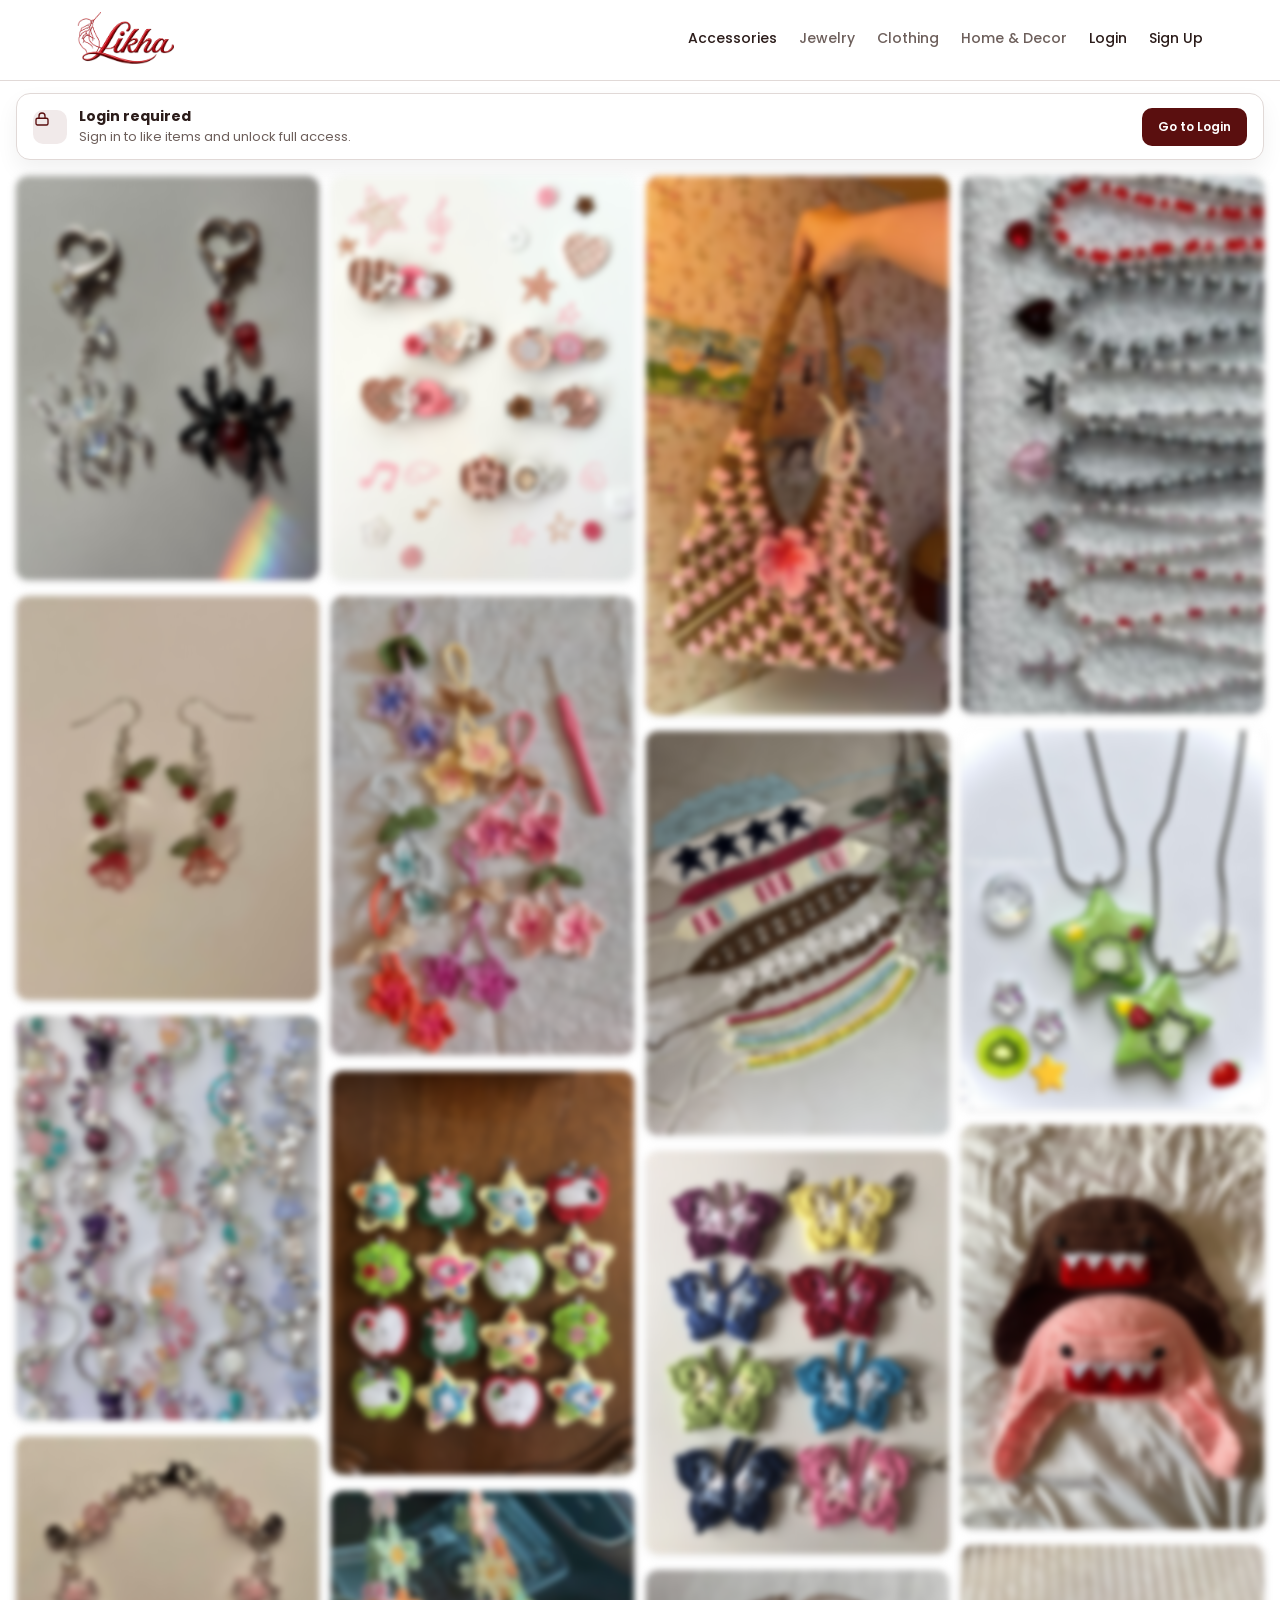
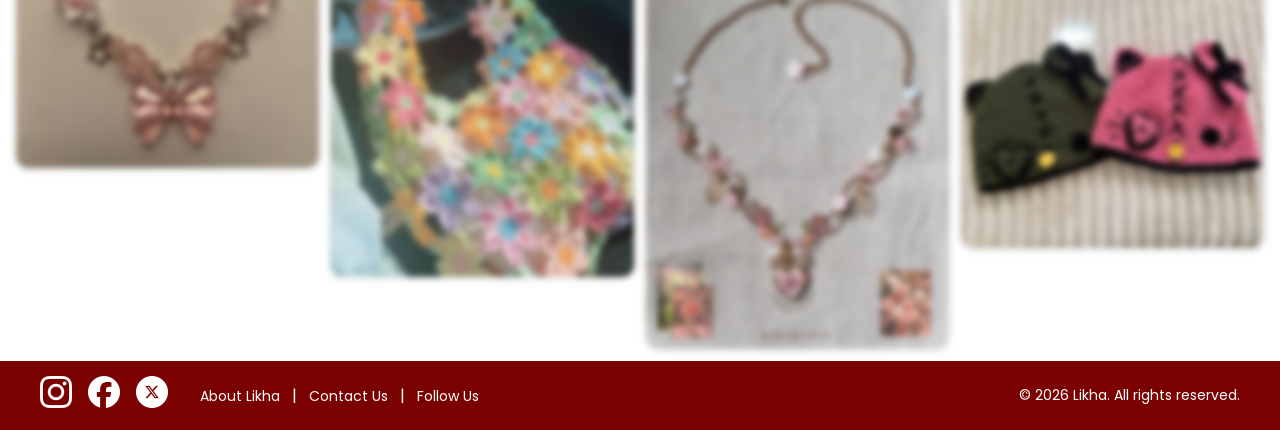
<file: pages/accessories.html>
<!DOCTYPE html>
<html lang="en">
<head>
  <meta charset="UTF-8" />
  <meta name="viewport" content="width=device-width, initial-scale=1.0" />
  <title>Likha | Handmade Marketplace</title>
  <link rel="stylesheet" href="../assets/css/site.css?v=20260424-2" />
</head>
<body data-auth="required" data-category="Accessories">


  <header class="topbar" id="topbar">
    <div class="brand">
      <a href="../index.html">
        <img src="../assets/images/ui/logo.png" alt="Likha Logo" class="logo">
      </a>
    </div>
    <div class="topbar-actions">
      <nav class="nav">
        <a href="accessories.html" class="active">Accessories</a>
        <a href="jewelry.html">Jewelry</a>
        <a href="clothing.html">Clothing</a>
        <a href="home-decor.html">Home &amp; Decor</a>
        <a href="login.html" class="login">Login</a>
        <a href="sign-up.html" class="signup">Sign Up</a>
      </nav>
      <button class="inbox-btn" type="button" data-inbox-toggle aria-label="Open inbox">
        <svg viewBox="0 0 24 24" fill="none" stroke-width="1.8" stroke-linecap="round" stroke-linejoin="round">
          <path d="M14 3l7 7-4 1-6 6-4 1 1-4 6-6 1-4z" />
          <path d="M3 21l6-1" />
        </svg>
        <span class="inbox-badge" data-inbox-count>0</span>
      </button>
    </div>
  </header>


  <main class="container">
    <div class="grid">

      <div class="card">
        <img src="../assets/images/accessories/a.1.jpg" alt="Handmade Keychain" />
        <div class="overlay">
          <strong>Handmade Spider Keychain</strong>
          <span>By Alwina Lapuz</span>
          <strong>&#8369;80</strong>
        </div>
        <button class="like">&#9825;</button>
      </div>

      <div class="card">
        <img src="../assets/images/accessories/a.2.jpg" alt="Handmade Earrings" />
        <div class="overlay">
          <strong>Handmade Earrings</strong>
          <span>By Siara Carballo</span>
          <strong>&#8369;120</strong>
        </div>
        <button class="like">&#9825;</button>
      </div>

      <div class="card">
        <img src="../assets/images/accessories/a.3.jpg" alt="Assorted Handmade Charms" />
        <div class="overlay">
          <strong>Assorted Handmade Charms</strong>
          <span>By Maria Santos</span>
          <strong>&#8369;140</strong>
        </div>
        <button class="like">&#9825;</button>
      </div>

      <div class="card">
        <img src="../assets/images/accessories/a.4.jpg" alt="Handmade Bracelet" />
        <div class="overlay">
          <strong>Handmade Bracelet</strong>
          <span>By Adryl Domingo</span>
          <strong>&#8369;80</strong>
        </div>
        <button class="like">&#9825;</button>
      </div>

      <div class="card">
        <img src="../assets/images/accessories/a.5.jpg" alt="Hair Accessories" />
        <div class="overlay">
          <strong>Handmade Hair Accessories</strong>
          <span>By Ashley Cruz</span>
          <strong>&#8369;150</strong>
        </div>
        <button class="like">&#9825;</button>
      </div>

      <div class="card">
        <img src="../assets/images/accessories/a.6.jpg" alt="Crochet Keychains" />
        <div class="overlay">
          <strong>Crochet Keychains</strong>
          <span>By YanYan Francisco</span>
          <strong>&#8369;120</strong>
        </div>
        <button class="like">&#9825;</button>
      </div>

      <div class="card">
        <img src="../assets/images/accessories/a.7.jpg" alt="Handmade Keychain" />
        <div class="overlay">
          <strong>Handmade Sewed Keychain</strong>
          <span>By Hecyl Tutanes</span>
          <strong>&#8369;280</strong>
        </div>
        <button class="like">&#9825;</button>
      </div>

      <div class="card">
        <img src="../assets/images/accessories/a.8.jpg" alt="Crochet Flower Bag" />
        <div class="overlay">
          <strong>Crochet Flower Bag</strong>
          <span>By Jannah Pacheco</span>
          <strong>&#8369;350</strong>
        </div>
        <button class="like">&#9825;</button>
      </div>

      <div class="card">
        <img src="../assets/images/accessories/a.9.jpg" alt="Crochet Bag" />
        <div class="overlay">
          <strong>Crochet Bag</strong>
          <span>By Rinoa Bionat</span>
          <strong>&#8369;180</strong>
        </div>
        <button class="like">&#9825;</button>
      </div>

      <div class="card">
        <img src="../assets/images/accessories/a.10.jpg" alt="Crochet Headbands" />
        <div class="overlay">
          <strong>Crochet Headbands</strong>
          <span>By Elizabeth Stone</span>
          <strong>&#8369;320</strong>
        </div>
        <button class="like">&#9825;</button>
      </div>

      <div class="card">
        <img src="../assets/images/accessories/a.11.jpg" alt="Crochet Butterflies Keychain" />
        <div class="overlay">
          <strong>Crochet Butterflies Keychain</strong>
          <span>By Hazel Gonzales</span>
          <strong>&#8369;150</strong>
        </div>
        <button class="like">&#9825;</button>
      </div>

      <div class="card">
        <img src="../assets/images/accessories/a.12.jpg" alt="Handmade Necklace" />
        <div class="overlay">
          <strong>Handmade Pink Necklace</strong>
          <span>By Geryln Morales</span>
          <strong>&#8369;155</strong>
        </div>
        <button class="like">&#9825;</button>
      </div>
       
      <div class="card">
        <img src="../assets/images/accessories/a.13.jpg" alt="Handmade Assorted Necklace" />
        <div class="overlay">
          <strong>Handmade Assorted Necklace</strong>
          <span>By Maria Santos</span>
          <strong>&#8369;120</strong>
        </div>
        <button class="like">&#9825;</button>
      </div>

      <div class="card">
        <img src="../assets/images/accessories/a.14.jpg" alt="Clay Pendant Necklace" />
        <div class="overlay">
          <strong>Clay Pendant Necklace</strong>
          <span>By Komatsu</span>
          <strong>&#8369;95</strong>
        </div>
        <button class="like">&#9825;</button>
      </div>

      <div class="card">
        <img src="../assets/images/accessories/a.15.jpg" alt="Domo Crochet Beanie" />
        <div class="overlay">
          <strong>Domo Crochet Beanie</strong>
          <span>By Hatsune Miku</span>
          <strong>&#8369;220</strong>
        </div>
        <button class="like">&#9825;</button>
      </div>

      <div class="card">
        <img src="../assets/images/accessories/a.16.jpg" alt="Crochet Couple Beanie" />
        <div class="overlay">
          <strong>Crochet Couple Beanie</strong>
          <span>By Hatsune Miku</span>
          <strong>&#8369;250</strong>
        </div>
        <button class="like">&#9825;</button>
      </div>

    </div>
  </main>

  <aside class="inbox-panel" id="inboxPanel" aria-hidden="true">
    <div class="inbox-header">
      <div>
        <h3>Inbox</h3>
        <p>Items you saved or bought.</p>
      </div>
      <button class="inbox-close" type="button" data-inbox-close aria-label="Close">&times;</button>
    </div>
    <div class="inbox-section">
      <h4>Cart Items</h4>
      <div class="inbox-list" id="cartList"></div>
    </div>
    <div class="inbox-section">
      <h4>Purchased Items</h4>
      <div class="inbox-list" id="purchaseList"></div>
    </div>
  </aside>
  <div class="inbox-overlay" data-inbox-close></div>

 <footer class="footer">
  <div class="footer-container">
    <div class="footer-left">
      <div class="social-icons">
        <a href="https://www.instagram.com/9lw1n4/"><img src="../assets/images/ui/instagram-white-icon.webp" alt="Instagram"></a>
        <a href="https://www.facebook.com/alwina.lapuz.5/"><img src="../assets/images/ui/facebook.webp" alt="Facebook"></a>
        <a href="#"><img src="../assets/images/ui/x-social-media-white-round-icon.png" alt="Twitter"></a>
      </div>

      <div class="footer-links">
        <a href="../index.html">About Likha</a>
        <span>|</span>
        <a href="#">Contact Us</a>
        <span>|</span>
        <a href="#">Follow Us</a>
      </div>
    </div>

    <div class="footer-right">
      &copy; 2026 Likha. All rights reserved.
    </div>
  </div>
</footer>


  <script src="../assets/js/store.js"></script>
  <script src="../assets/js/activity.js"></script>
  <script src="../assets/js/script.js"></script>
  <script src="../assets/js/cart.js"></script>
  <script src="../assets/js/item-nav.js"></script>
  <script src="../assets/js/auth.js?v=20260424-2"></script>
</body>
</html>
</file>
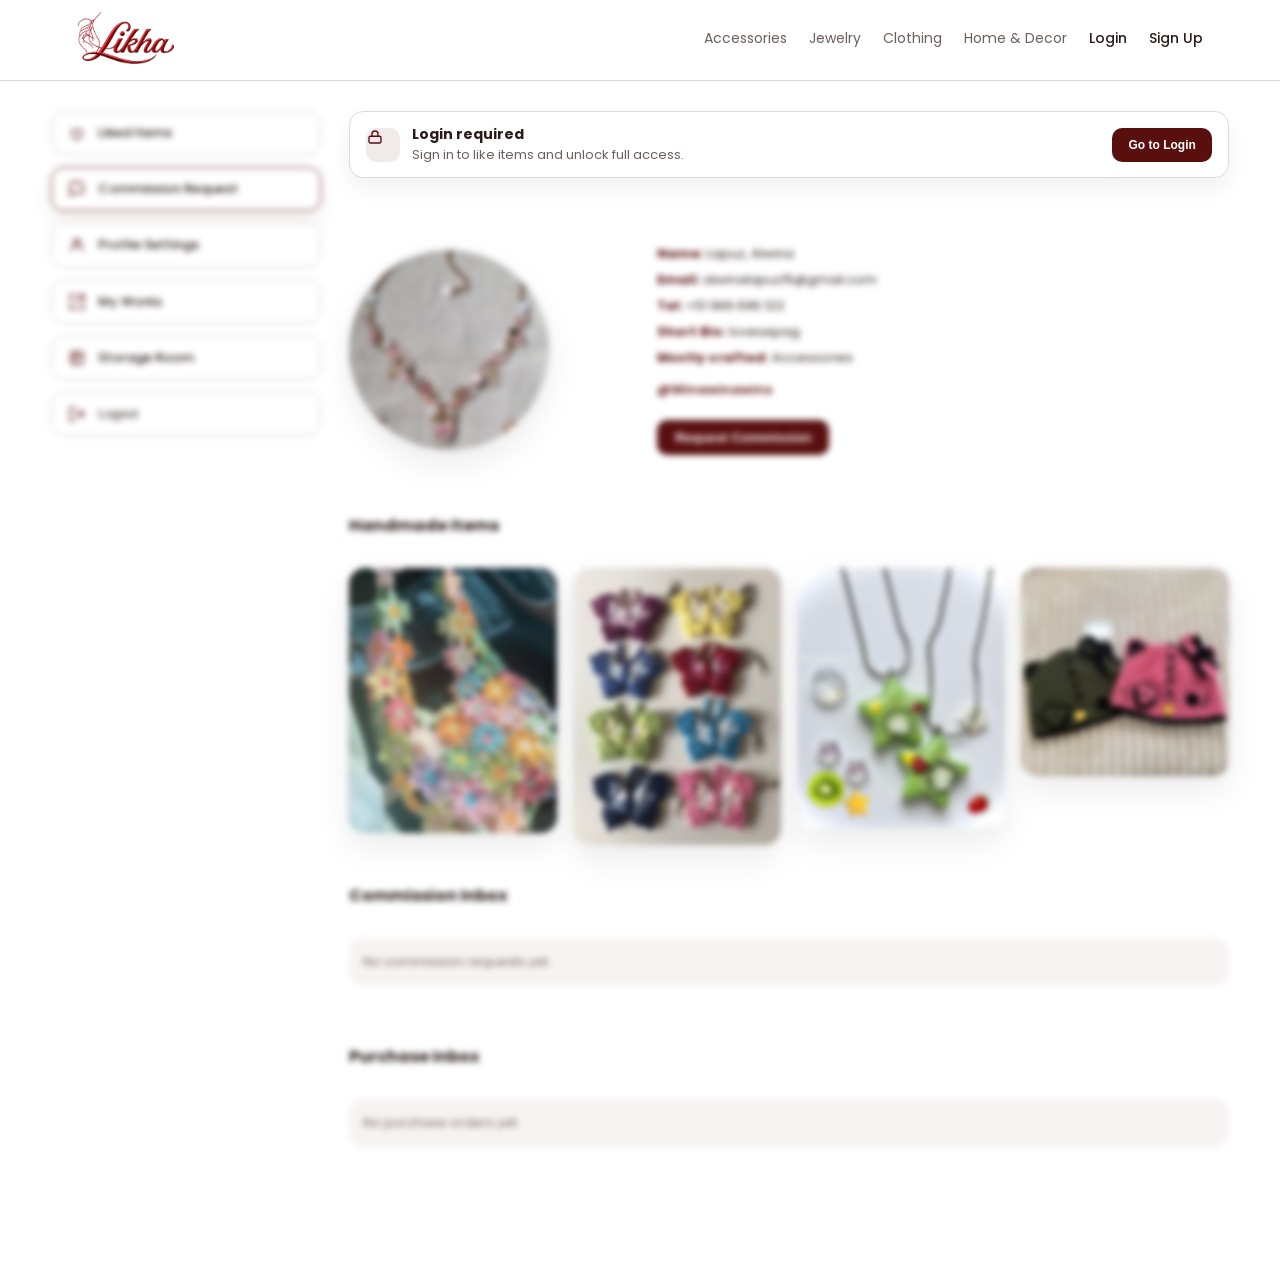
<file: pages/artist.html>
<!DOCTYPE html>
<html lang="en">
<head>
  <meta charset="UTF-8" />
  <meta name="viewport" content="width=device-width, initial-scale=1.0" />
  <title>Likha | Artist Profile</title>
  <link rel="preconnect" href="https://fonts.googleapis.com" />
  <link rel="preconnect" href="https://fonts.gstatic.com" crossorigin />
  <link
    href="https://fonts.googleapis.com/css2?family=Angkor&family=Poppins:wght@300;400;500;600;700&display=swap"
    rel="stylesheet"
  />
  <link rel="stylesheet" href="../assets/css/dashboard.css?v=20260424-2" />
  <link rel="stylesheet" href="../assets/css/artist-profile.css" />
</head>
<body data-auth="required">
  <div class="page">
    <header class="topbar" id="topbar">
      <div class="brand">
        <a href="../index.html">
          <img src="../assets/images/ui/logo.png" alt="Likha Logo" class="logo" />
        </a>
      </div>
      <div class="topbar-right">
        <nav class="nav">
        <a href="accessories.html">Accessories</a>
        <a href="jewelry.html">Jewelry</a>
        <a href="clothing.html">Clothing</a>
        <a href="home-decor.html">Home &amp; Decor</a>
        <a href="login.html" class="login">Login</a>
        <a href="sign-up.html" class="signup">Sign Up</a>
      </nav>
        <div class="notif-wrap">
          <button class="notif-btn" type="button" aria-label="Notifications">
            <svg viewBox="0 0 24 24" fill="none" stroke-width="1.8" stroke-linecap="round" stroke-linejoin="round">
              <path d="M18 8a6 6 0 10-12 0c0 7-3 7-3 7h18s-3 0-3-7" />
              <path d="M13.73 21a2 2 0 01-3.46 0" />
            </svg>
          </button>
          <span class="notif-badge">0</span>
          <div class="notif-panel" aria-hidden="true">
            <h4>Recent Activity</h4>
            <div class="notif-list"></div>
          </div>
        </div>
      </div>
    </header>

    <main class="dashboard">
      <aside class="sidebar">
        <a class="side-btn" href="LikedItems.html">
          <span class="side-icon">
            <svg viewBox="0 0 24 24" fill="none" stroke-width="1.8" stroke-linecap="round" stroke-linejoin="round">
              <path d="M12 21s-7-4.35-7-10a4 4 0 017-2 4 4 0 017 2c0 5.65-7 10-7 10z" />
            </svg>
          </span>
          Liked Items
        </a>
        <a class="side-btn active" href="commission.html">
          <span class="side-icon">
            <svg viewBox="0 0 24 24" fill="none" stroke-width="1.8" stroke-linecap="round" stroke-linejoin="round">
              <path d="M21 15a2 2 0 01-2 2H7l-4 4V5a2 2 0 012-2h12a2 2 0 012 2z" />
            </svg>
          </span>
          Commission Request
        </a>
        <a class="side-btn" href="profile.html">
          <span class="side-icon">
            <svg viewBox="0 0 24 24" fill="none" stroke-width="1.8" stroke-linecap="round" stroke-linejoin="round">
              <circle cx="12" cy="8" r="4" />
              <path d="M4 20a8 8 0 0116 0" />
            </svg>
          </span>
          Profile Settings
        </a>
        <a class="side-btn" href="my-works.html">
          <span class="side-icon">
            <svg viewBox="0 0 24 24" fill="none" stroke-width="1.8" stroke-linecap="round" stroke-linejoin="round">
              <path d="M14 3h7v7" />
              <path d="M10 14L21 3" />
              <path d="M21 14v7h-7" />
              <path d="M3 10V3h7" />
              <path d="M3 14v7h7" />
            </svg>
          </span>
          My Works
        </a>
        <a class="side-btn" href="storage-room.html">
          <span class="side-icon">
            <svg viewBox="0 0 24 24" fill="none" stroke-width="1.8" stroke-linecap="round" stroke-linejoin="round">
              <rect x="4" y="4" width="16" height="16" rx="2" />
              <path d="M4 10h16" />
              <path d="M10 4v16" />
            </svg>
          </span>
          Storage Room
        </a>
        <button class="side-btn" type="button" data-logout>
          <span class="side-icon">
            <svg viewBox="0 0 24 24" fill="none" stroke-width="1.8" stroke-linecap="round" stroke-linejoin="round">
              <path d="M9 21H5a2 2 0 01-2-2V5a2 2 0 012-2h4" />
              <path d="M16 17l5-5-5-5" />
              <path d="M21 12H9" />
            </svg>
          </span>
          Logout
        </button>
      </aside>

      <section class="content">
        <section class="artist-hero">
          <div class="artist-photo">
            <img id="artistAvatar" src="" alt="Artist" />
          </div>
          <div class="artist-details">
            <div class="detail"><strong>Name:</strong> <span id="artistName"></span></div>
            <div class="detail"><strong>Email:</strong> <span id="artistEmail"></span></div>
            <div class="detail"><strong>Tel:</strong> <span id="artistTel"></span></div>
            <div class="detail"><strong>Short Bio:</strong> <span id="artistBio"></span></div>
            <div class="detail"><strong>Mostly crafted:</strong> <span id="artistCraft"></span></div>
            <div class="artist-handle" id="artistHandle"></div>
            <button class="request-btn" type="button" data-modal-target="#commissionModal">Request Commission</button>
          </div>
        </section>

        <h2 class="section-title">Handmade Items</h2>
        <div class="items-grid" id="artistItems"></div>

        <h2 class="section-title">Commission Inbox</h2>
        <div class="inbox-grid" id="commissionInbox"></div>

        <h2 class="section-title">Purchase Inbox</h2>
        <div class="inbox-grid" id="purchaseInbox"></div>
      </section>
    </main>
  </div>

  <div class="modal" id="commissionModal" aria-hidden="true">
    <div class="modal-content" role="dialog" aria-modal="true" aria-labelledby="commissionTitle">
      <button class="modal-close" type="button" data-modal-close aria-label="Close">&times;</button>
      <h2 id="commissionTitle">Request a Commission</h2>
      <p class="modal-subtitle">Tell the artist what you want and we'll connect you.</p>
      <div class="commission-layout">
        <div class="commission-preview">
          <img
            id="commissionPreview"
            src="../assets/images/accessories/a.9.jpg"
            alt="Reference item preview"
          />
        </div>
        <form class="commission-form" id="commissionForm">
          <label class="field">
            Item Type
            <select id="commissionItemType">
              <option>Bag</option>
              <option>Jewelry</option>
              <option>Clothing</option>
              <option>Home &amp; Decor</option>
              <option>Other</option>
            </select>
          </label>
          <label class="field">
            Category
            <select id="commissionCategory">
              <option value="Accessories">Accessories</option>
              <option value="Jewelry">Jewelry</option>
              <option value="Clothing">Clothing</option>
              <option value="Home &amp; Decor">Home &amp; Decor</option>
            </select>
          </label>
          <label class="field">
            Description
            <textarea id="commissionDescription" rows="4" placeholder="Colors, size, theme, references"></textarea>
          </label>
          <div class="field-row">
            <label class="field">
              Budget
              <select id="commissionBudget">
                <option>&#8369;200-&#8369;500</option>
                <option>&#8369;500-&#8369;1000</option>
                <option>&#8369;1000+</option>
              </select>
            </label>
            <label class="field">
              Deadline
              <input id="commissionDeadline" type="date" />
            </label>
          </div>
          <label class="field">
            Contact Method
            <select id="commissionContact">
              <option>Email</option>
              <option>Messenger</option>
              <option>Phone</option>
            </select>
          </label>
          <div class="reference-row">
            <span>Upload Image</span>
            <label class="ghost-btn icon-btn upload-trigger" for="referenceImageInput">
              Upload
            </label>
            <input type="file" id="referenceImageInput" accept="image/*" hidden />
            <input type="hidden" id="referenceImage" />
          </div>
          <input type="hidden" id="commissionRequestId" />
          <div class="modal-actions">
            <button type="button" class="ghost-btn" data-modal-close>Cancel</button>
            <button type="submit" class="primary-btn">Send Request</button>
          </div>
        </form>
      </div>
    </div>
  </div>

  <div class="modal modal-sm" id="confirmModal" aria-hidden="true">
    <div class="modal-content" role="dialog" aria-modal="true" aria-labelledby="confirmTitle">
      <button class="modal-close" type="button" data-confirm-close aria-label="Close">&times;</button>
      <h3 id="confirmTitle">Confirm Action</h3>
      <p class="modal-subtitle" id="confirmMessage"></p>
      <div class="modal-actions">
        <button type="button" class="ghost-btn" data-confirm-no>No</button>
        <button type="button" class="primary-btn" data-confirm-yes>Yes</button>
      </div>
    </div>
  </div>

  <script src="../assets/js/store.js"></script>
  <script src="../assets/js/popup.js"></script>
  <script src="../assets/js/activity.js"></script>
  <script src="../assets/js/notifications.js"></script>
  <script src="../assets/js/script.js"></script>
  <script src="../assets/js/auth.js?v=20260424-2"></script>
  <script src="../assets/js/artists-data.js"></script>
  <script src="../assets/js/commission.js"></script>
  <script src="../assets/js/modal.js"></script>
  <script src="../assets/js/artist-profile.js"></script>
</body>
</html>
</file>
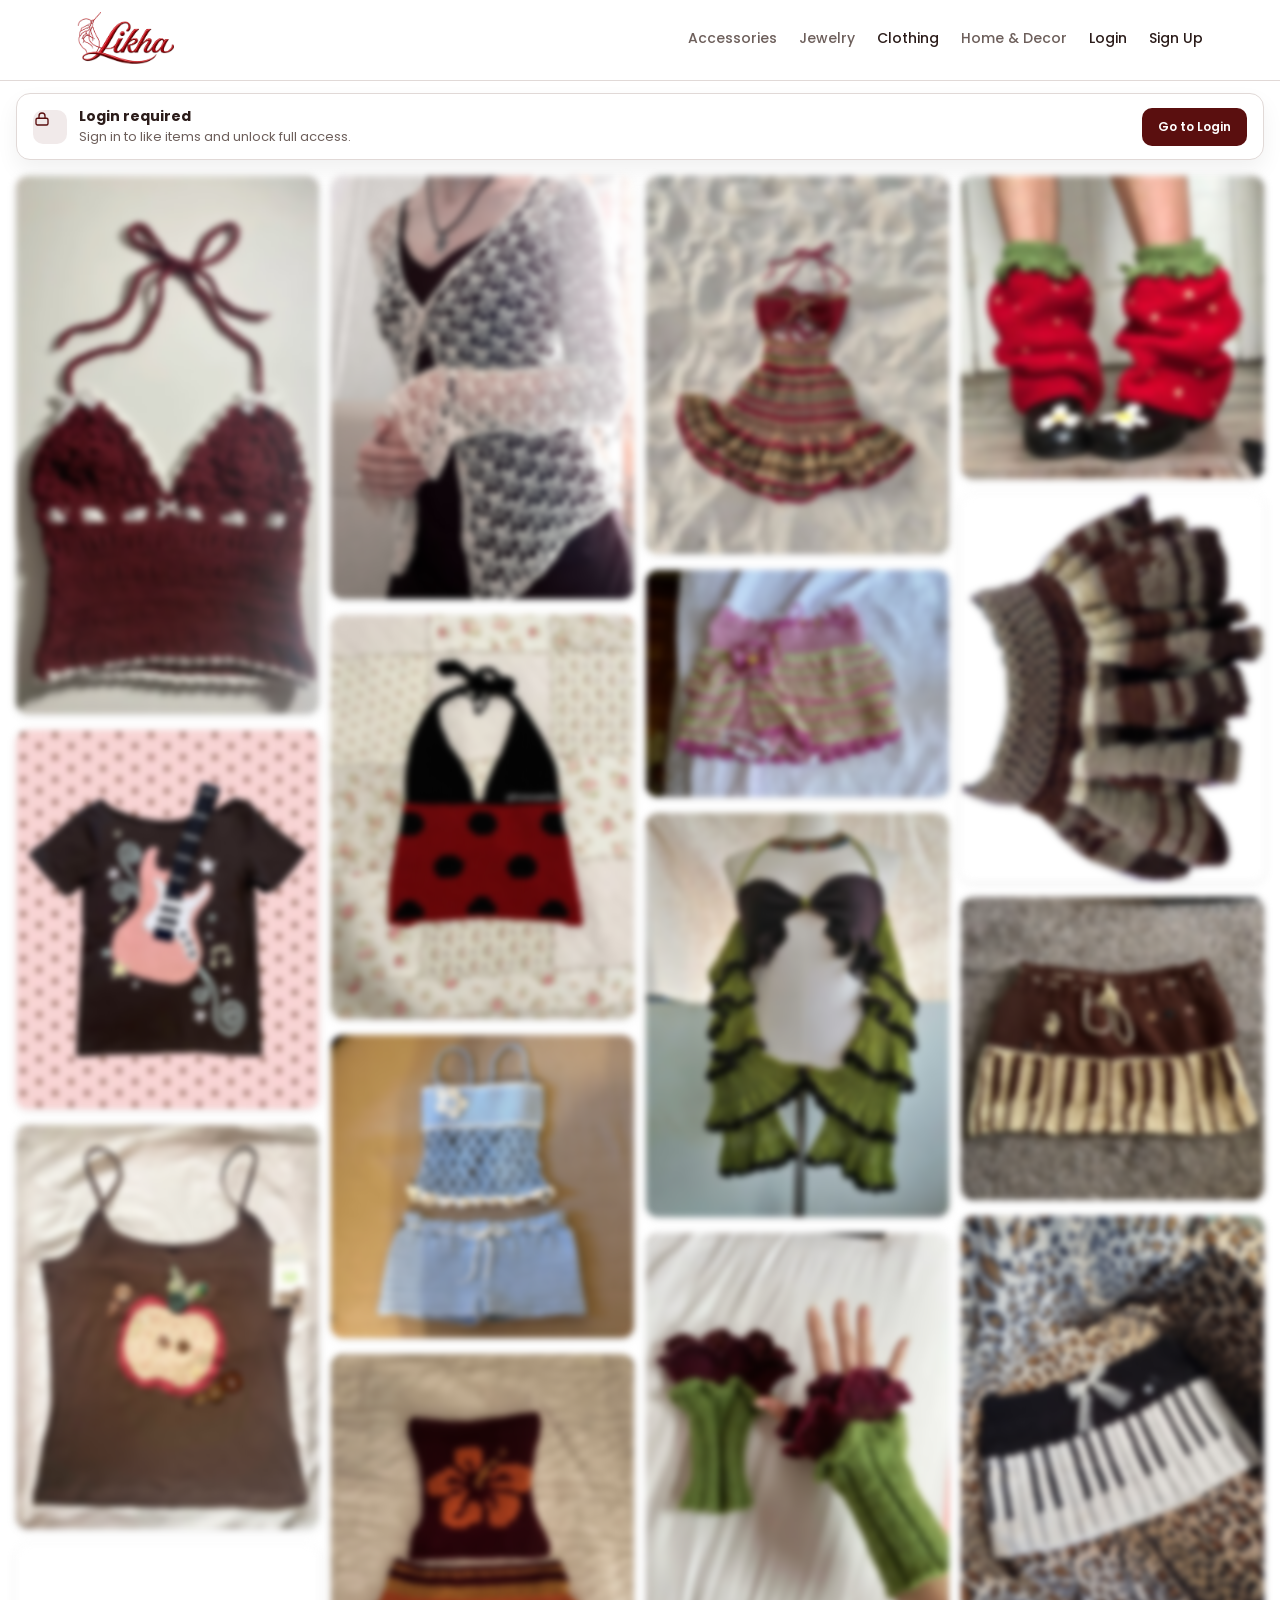
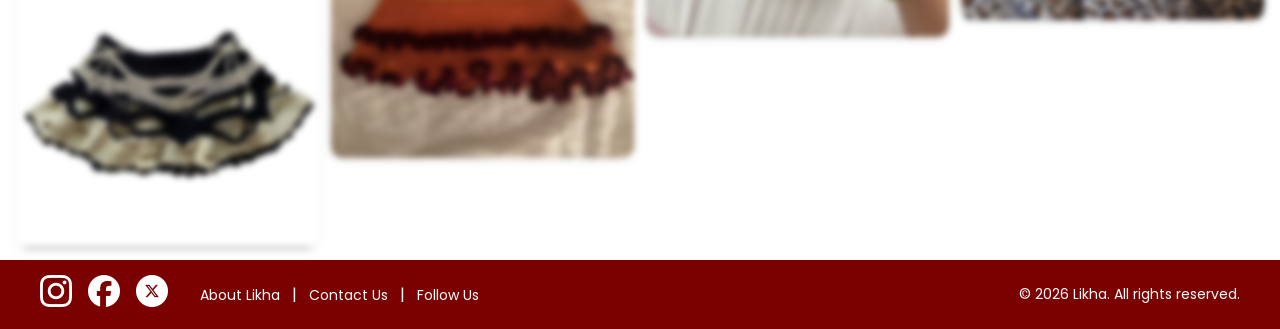
<file: pages/clothing.html>
<!DOCTYPE html>
<html lang="en">
<head>
  <meta charset="UTF-8" />
  <meta name="viewport" content="width=device-width, initial-scale=1.0" />
  <title>Likha | Handmade Marketplace</title>
  <link rel="stylesheet" href="../assets/css/site.css?v=20260424-2" />
</head>
<body data-auth="required" data-category="Clothing">


  <header class="topbar" id="topbar">
    <div class="brand">
      <a href="../index.html">
        <img src="../assets/images/ui/logo.png" alt="Likha Logo" class="logo">
      </a>
    </div>
    <div class="topbar-actions">
      <nav class="nav">
        <a href="accessories.html">Accessories</a>
        <a href="jewelry.html">Jewelry</a>
        <a href="clothing.html" class="active">Clothing</a>
        <a href="home-decor.html">Home &amp; Decor</a>
        <a href="login.html" class="login">Login</a>
        <a href="sign-up.html" class="signup">Sign Up</a>
      </nav>
      <button class="inbox-btn" type="button" data-inbox-toggle aria-label="Open inbox">
        <svg viewBox="0 0 24 24" fill="none" stroke-width="1.8" stroke-linecap="round" stroke-linejoin="round">
          <path d="M14 3l7 7-4 1-6 6-4 1 1-4 6-6 1-4z" />
          <path d="M3 21l6-1" />
        </svg>
        <span class="inbox-badge" data-inbox-count>0</span>
      </button>
    </div>
  </header>


  <main class="container">
    <div class="grid">

      <div class="card">
        <img src="../assets/images/clothing/c1.jpg" alt="Handmade Keychain" />
        <div class="overlay">
          <strong>Handmade Spider Keychain</strong>
          <span>By Alwina Lapuz</span>
          <strong>&#8369;80</strong>
        </div>
        <button class="like">&#9825;</button>
      </div>

      <div class="card">
        <img src="../assets/images/clothing/c2.jpg" alt="Handmade Earrings" />
        <div class="overlay">
          <strong>Handmade Earrings</strong>
          <span>By Siara Carballo</span>
          <strong>&#8369;120</strong>
        </div>
        <button class="like">&#9825;</button>
      </div>

      <div class="card">
        <img src="../assets/images/clothing/c3.jpg" alt="Assorted Handmade Charms" />
        <div class="overlay">
          <strong>Assorted Handmade Charms</strong>
          <span>By Maria Santos</span>
          <strong>&#8369;140</strong>
        </div>
        <button class="like">&#9825;</button>
      </div>

      <div class="card">
        <img src="../assets/images/clothing/c4.jpg" alt="Handmade Bracelet" />
        <div class="overlay">
          <strong>Handmade Bracelet</strong>
          <span>By Adryl Domingo</span>
          <strong>&#8369;80</strong>
        </div>
        <button class="like">&#9825;</button>
      </div>

      <div class="card">
        <img src="../assets/images/clothing/c5.jpg" alt="Hair Accessories" />
        <div class="overlay">
          <strong>Handmade Hair Accessories</strong>
          <span>By Ashley Cruz</span>
          <strong>&#8369;150</strong>
        </div>
        <button class="like">&#9825;</button>
      </div>

      <div class="card">
        <img src="../assets/images/clothing/c6.jpg" alt="Crochet Keychains" />
        <div class="overlay">
          <strong>Crochet Keychains</strong>
          <span>By YanYan Francisco</span>
          <strong>&#8369;120</strong>
        </div>
        <button class="like">&#9825;</button>
      </div>

      <div class="card">
        <img src="../assets/images/clothing/c7.jpg" alt="Handmade Keychain" />
        <div class="overlay">
          <strong>Handmade Sewed Keychain</strong>
          <span>By Hecyl Tutanes</span>
          <strong>&#8369;280</strong>
        </div>
        <button class="like">&#9825;</button>
      </div>

      <div class="card">
        <img src="../assets/images/clothing/c8.jpg" alt="Crochet Flower Bag" />
        <div class="overlay">
          <strong>Crochet Flower Bag</strong>
          <span>By Jannah Pacheco</span>
          <strong>&#8369;350</strong>
        </div>
        <button class="like">&#9825;</button>
      </div>

      <div class="card">
        <img src="../assets/images/clothing/c9.jpg" alt="Crochet Bag" />
        <div class="overlay">
          <strong>Crochet Bag</strong>
          <span>By Rinoa Bionat</span>
          <strong>&#8369;180</strong>
        </div>
        <button class="like">&#9825;</button>
      </div>

      <div class="card">
        <img src="../assets/images/clothing/c10.jpg" alt="Crochet Headbands" />
        <div class="overlay">
          <strong>Crochet Headbands</strong>
          <span>By Elizabeth Stone</span>
          <strong>&#8369;320</strong>
        </div>
        <button class="like">&#9825;</button>
      </div>

      <div class="card">
        <img src="../assets/images/clothing/c11.jpg" alt="Crochet Butterflies Keychain" />
        <div class="overlay">
          <strong>Crochet Butterflies Keychain</strong>
          <span>By Hazel Gonzales</span>
          <strong>&#8369;150</strong>
        </div>
        <button class="like">&#9825;</button>
      </div>

      <div class="card">
        <img src="../assets/images/clothing/c12.jpg" alt="Handmade Necklace" />
        <div class="overlay">
          <strong>Handmade Pink Necklace</strong>
          <span>By Geryln Morales</span>
          <strong>&#8369;155</strong>
        </div>
        <button class="like">&#9825;</button>
      </div>
       
      <div class="card">
        <img src="../assets/images/clothing/c13.jpg" alt="Handmade Assorted Necklace" />
        <div class="overlay">
          <strong>Handmade Assorted Necklace</strong>
          <span>By Maria Santos</span>
          <strong>&#8369;120</strong>
        </div>
        <button class="like">&#9825;</button>
      </div>

      <div class="card">
        <img src="../assets/images/clothing/c14.jpg" alt="Clay Pendant Necklace" />
        <div class="overlay">
          <strong>Clay Pendant Necklace</strong>
          <span>By Komatsu</span>
          <strong>&#8369;95</strong>
        </div>
        <button class="like">&#9825;</button>
      </div>

      <div class="card">
        <img src="../assets/images/clothing/c15.jpg" alt="Domo Crochet Beanie" />
        <div class="overlay">
          <strong>Domo Crochet Beanie</strong>
          <span>By Hatsune Miku</span>
          <strong>&#8369;220</strong>
        </div>
        <button class="like">&#9825;</button>
      </div>

      <div class="card">
        <img src="../assets/images/clothing/c16.jpg" alt="Crochet Couple Beanie" />
        <div class="overlay">
          <strong>Crochet Couple Beanie</strong>
          <span>By Hatsune Miku</span>
          <strong>&#8369;250</strong>
        </div>
        <button class="like">&#9825;</button>
      </div>

    </div>
  </main>

  <aside class="inbox-panel" id="inboxPanel" aria-hidden="true">
    <div class="inbox-header">
      <div>
        <h3>Inbox</h3>
        <p>Items you saved or bought.</p>
      </div>
      <button class="inbox-close" type="button" data-inbox-close aria-label="Close">&times;</button>
    </div>
    <div class="inbox-section">
      <h4>Cart Items</h4>
      <div class="inbox-list" id="cartList"></div>
    </div>
    <div class="inbox-section">
      <h4>Purchased Items</h4>
      <div class="inbox-list" id="purchaseList"></div>
    </div>
  </aside>
  <div class="inbox-overlay" data-inbox-close></div>

 <footer class="footer">
  <div class="footer-container">
    <div class="footer-left">
      <div class="social-icons">
        <a href="https://www.instagram.com/9lw1n4/"><img src="../assets/images/ui/instagram-white-icon.webp" alt="Instagram"></a>
        <a href="https://www.facebook.com/alwina.lapuz.5/"><img src="../assets/images/ui/facebook.webp" alt="Facebook"></a>
        <a href="#"><img src="../assets/images/ui/x-social-media-white-round-icon.png" alt="Twitter"></a>
      </div>

      <div class="footer-links">
        <a href="../index.html">About Likha</a>
        <span>|</span>
        <a href="#">Contact Us</a>
        <span>|</span>
        <a href="#">Follow Us</a>
      </div>
    </div>

    <div class="footer-right">
      &copy; 2026 Likha. All rights reserved.
    </div>
  </div>
</footer>


  <script src="../assets/js/store.js"></script>
  <script src="../assets/js/activity.js"></script>
  <script src="../assets/js/script.js"></script>
  <script src="../assets/js/cart.js"></script>
  <script src="../assets/js/item-nav.js"></script>
  <script src="../assets/js/auth.js?v=20260424-2"></script>
</body>
</html>
</file>
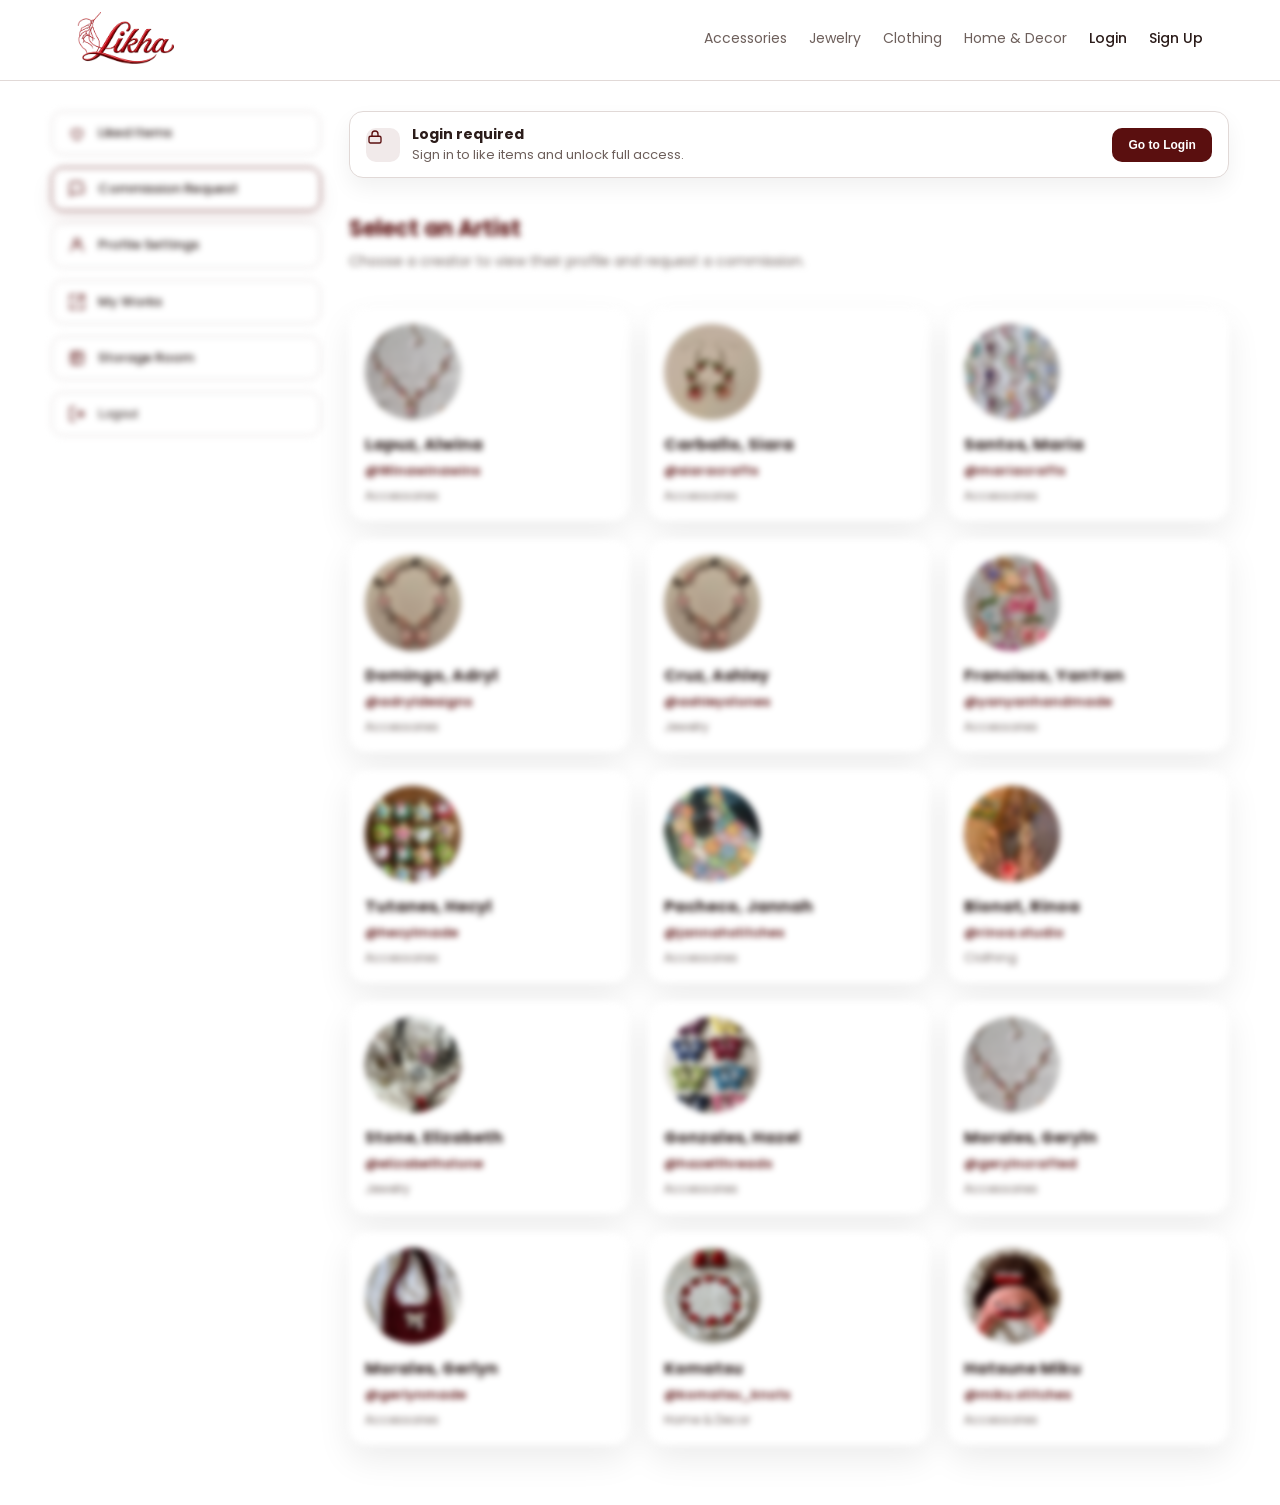
<file: pages/commission.html>
<!DOCTYPE html>
<html lang="en">
<head>
  <meta charset="UTF-8" />
  <meta name="viewport" content="width=device-width, initial-scale=1.0" />
  <title>Likha | Commission Request</title>
  <link rel="preconnect" href="https://fonts.googleapis.com" />
  <link rel="preconnect" href="https://fonts.gstatic.com" crossorigin />
  <link
    href="https://fonts.googleapis.com/css2?family=Angkor&family=Poppins:wght@300;400;500;600;700&display=swap"
    rel="stylesheet"
  />
  <link rel="stylesheet" href="../assets/css/dashboard.css?v=20260424-2" />
  <link rel="stylesheet" href="../assets/css/artist-list.css" />
</head>
<body data-auth="required">
  <div class="page">
    <header class="topbar" id="topbar">
      <div class="brand">
        <a href="../index.html">
          <img src="../assets/images/ui/logo.png" alt="Likha Logo" class="logo" />
        </a>
      </div>
      <div class="topbar-right">
        <nav class="nav">
        <a href="accessories.html">Accessories</a>
        <a href="jewelry.html">Jewelry</a>
        <a href="clothing.html">Clothing</a>
        <a href="home-decor.html">Home &amp; Decor</a>
        <a href="login.html" class="login">Login</a>
        <a href="sign-up.html" class="signup">Sign Up</a>
      </nav>
        <div class="notif-wrap">
          <button class="notif-btn" type="button" aria-label="Notifications">
            <svg viewBox="0 0 24 24" fill="none" stroke-width="1.8" stroke-linecap="round" stroke-linejoin="round">
              <path d="M18 8a6 6 0 10-12 0c0 7-3 7-3 7h18s-3 0-3-7" />
              <path d="M13.73 21a2 2 0 01-3.46 0" />
            </svg>
          </button>
          <span class="notif-badge">0</span>
          <div class="notif-panel" aria-hidden="true">
            <h4>Recent Activity</h4>
            <div class="notif-list"></div>
          </div>
        </div>
      </div>
    </header>

    <main class="dashboard">
      <aside class="sidebar">
        <a class="side-btn" href="LikedItems.html">
          <span class="side-icon">
            <svg viewBox="0 0 24 24" fill="none" stroke-width="1.8" stroke-linecap="round" stroke-linejoin="round">
              <path d="M12 21s-7-4.35-7-10a4 4 0 017-2 4 4 0 017 2c0 5.65-7 10-7 10z" />
            </svg>
          </span>
          Liked Items
        </a>
        <a class="side-btn active" href="commission.html">
          <span class="side-icon">
            <svg viewBox="0 0 24 24" fill="none" stroke-width="1.8" stroke-linecap="round" stroke-linejoin="round">
              <path d="M21 15a2 2 0 01-2 2H7l-4 4V5a2 2 0 012-2h12a2 2 0 012 2z" />
            </svg>
          </span>
          Commission Request
        </a>
        <a class="side-btn" href="profile.html">
          <span class="side-icon">
            <svg viewBox="0 0 24 24" fill="none" stroke-width="1.8" stroke-linecap="round" stroke-linejoin="round">
              <circle cx="12" cy="8" r="4" />
              <path d="M4 20a8 8 0 0116 0" />
            </svg>
          </span>
          Profile Settings
        </a>
        <a class="side-btn" href="my-works.html">
          <span class="side-icon">
            <svg viewBox="0 0 24 24" fill="none" stroke-width="1.8" stroke-linecap="round" stroke-linejoin="round">
              <path d="M14 3h7v7" />
              <path d="M10 14L21 3" />
              <path d="M21 14v7h-7" />
              <path d="M3 10V3h7" />
              <path d="M3 14v7h7" />
            </svg>
          </span>
          My Works
        </a>
        <a class="side-btn" href="storage-room.html">
          <span class="side-icon">
            <svg viewBox="0 0 24 24" fill="none" stroke-width="1.8" stroke-linecap="round" stroke-linejoin="round">
              <rect x="4" y="4" width="16" height="16" rx="2" />
              <path d="M4 10h16" />
              <path d="M10 4v16" />
            </svg>
          </span>
          Storage Room
        </a>
        <button class="side-btn" type="button" data-logout>
          <span class="side-icon">
            <svg viewBox="0 0 24 24" fill="none" stroke-width="1.8" stroke-linecap="round" stroke-linejoin="round">
              <path d="M9 21H5a2 2 0 01-2-2V5a2 2 0 012-2h4" />
              <path d="M16 17l5-5-5-5" />
              <path d="M21 12H9" />
            </svg>
          </span>
          Logout
        </button>
      </aside>

      <section class="content">
        <div class="artist-intro">
          <h1>Select an Artist</h1>
          <p>Choose a creator to view their profile and request a commission.</p>
        </div>
        <div id="artistGrid" class="artist-grid"></div>
      </section>
    </main>
  </div>

  <script src="../assets/js/store.js"></script>
  <script src="../assets/js/popup.js"></script>
  <script src="../assets/js/activity.js"></script>
  <script src="../assets/js/notifications.js"></script>
  <script src="../assets/js/script.js"></script>
  <script src="../assets/js/auth.js?v=20260424-2"></script>
  <script src="../assets/js/artists-data.js"></script>
  <script src="../assets/js/artist-list.js"></script>
</body>
</html>
</file>
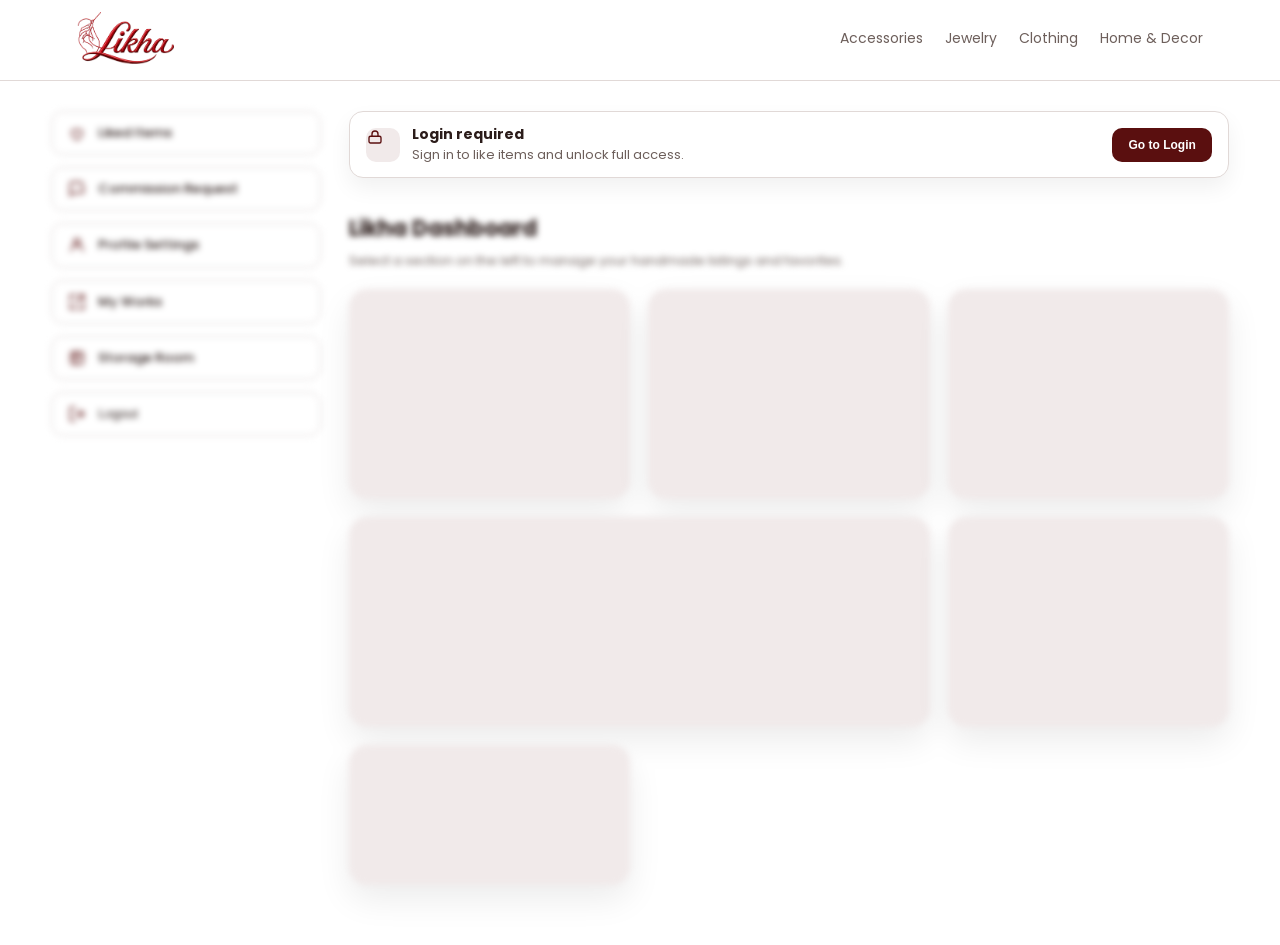
<file: pages/dashboard.html>
<!DOCTYPE html>
<html lang="en">
<head>
  <meta charset="UTF-8" />
  <meta name="viewport" content="width=device-width, initial-scale=1.0" />
  <title>Likha | Dashboard</title>
  <link rel="preconnect" href="https://fonts.googleapis.com" />
  <link rel="preconnect" href="https://fonts.gstatic.com" crossorigin />
  <link
    href="https://fonts.googleapis.com/css2?family=Angkor&family=Poppins:wght@300;400;500;600;700&display=swap"
    rel="stylesheet"
  />
  <link rel="stylesheet" href="../assets/css/dashboard.css?v=20260424-2" />
</head>
<body data-auth="required">
  <div class="page">
    <header class="topbar" id="topbar">
      <div class="brand">
        <a href="../index.html">
          <img src="../assets/images/ui/logo.png" alt="Likha Logo" class="logo" />
        </a>
      </div>
      <div class="topbar-right">
        <nav class="nav">
          <a href="accessories.html">Accessories</a>
          <a href="jewelry.html">Jewelry</a>
          <a href="clothing.html">Clothing</a>
          <a href="home-decor.html">Home &amp; Decor</a>
        </nav>
        <div class="notif-wrap">
          <button class="notif-btn" type="button" aria-label="Notifications">
            <svg viewBox="0 0 24 24" fill="none" stroke-width="1.8" stroke-linecap="round" stroke-linejoin="round">
              <path d="M18 8a6 6 0 10-12 0c0 7-3 7-3 7h18s-3 0-3-7" />
              <path d="M13.73 21a2 2 0 01-3.46 0" />
            </svg>
          </button>
          <span class="notif-badge">0</span>
          <div class="notif-panel" aria-hidden="true">
            <h4>Recent Activity</h4>
            <div class="notif-list"></div>
          </div>
        </div>
      </div>
    </header>

    <main class="dashboard">
      <aside class="sidebar">
        <a class="side-btn" href="LikedItems.html">
          <span class="side-icon">
            <svg viewBox="0 0 24 24" fill="none" stroke-width="1.8" stroke-linecap="round" stroke-linejoin="round">
              <path d="M12 21s-7-4.35-7-10a4 4 0 017-2 4 4 0 017 2c0 5.65-7 10-7 10z" />
            </svg>
          </span>
          Liked Items
        </a>
        <a class="side-btn" href="commission.html">
          <span class="side-icon">
            <svg viewBox="0 0 24 24" fill="none" stroke-width="1.8" stroke-linecap="round" stroke-linejoin="round">
              <path d="M21 15a2 2 0 01-2 2H7l-4 4V5a2 2 0 012-2h12a2 2 0 012 2z" />
            </svg>
          </span>
          Commission Request
        </a>
        <a class="side-btn" href="profile.html">
          <span class="side-icon">
            <svg viewBox="0 0 24 24" fill="none" stroke-width="1.8" stroke-linecap="round" stroke-linejoin="round">
              <circle cx="12" cy="8" r="4" />
              <path d="M4 20a8 8 0 0116 0" />
            </svg>
          </span>
          Profile Settings
        </a>
        <a class="side-btn" href="my-works.html">
          <span class="side-icon">
            <svg viewBox="0 0 24 24" fill="none" stroke-width="1.8" stroke-linecap="round" stroke-linejoin="round">
              <path d="M14 3h7v7" />
              <path d="M10 14L21 3" />
              <path d="M21 14v7h-7" />
              <path d="M3 10V3h7" />
              <path d="M3 14v7h7" />
            </svg>
          </span>
          My Works
        </a>
        <a class="side-btn" href="storage-room.html">
          <span class="side-icon">
            <svg viewBox="0 0 24 24" fill="none" stroke-width="1.8" stroke-linecap="round" stroke-linejoin="round">
              <rect x="4" y="4" width="16" height="16" rx="2" />
              <path d="M4 10h16" />
              <path d="M10 4v16" />
            </svg>
          </span>
          Storage Room
        </a>
        <button class="side-btn" type="button" data-logout>
          <span class="side-icon">
            <svg viewBox="0 0 24 24" fill="none" stroke-width="1.8" stroke-linecap="round" stroke-linejoin="round">
              <path d="M9 21H5a2 2 0 01-2-2V5a2 2 0 012-2h4" />
              <path d="M16 17l5-5-5-5" />
              <path d="M21 12H9" />
            </svg>
          </span>
          Logout
        </button>
      </aside>

      <section class="content">
        <div class="content-header">
          <h1>Likha Dashboard</h1>
          <p>Select a section on the left to manage your handmade listings and favorites.</p>
        </div>

        <div class="cards-grid" aria-hidden="true">
          <div class="placeholder-card tall"></div>
          <div class="placeholder-card"></div>
          <div class="placeholder-card"></div>
          <div class="placeholder-card wide"></div>
          <div class="placeholder-card tall"></div>
          <div class="placeholder-card"></div>
        </div>
      </section>
    </main>
  </div>


  <script src="../assets/js/store.js"></script>
  <script src="../assets/js/activity.js"></script>
  <script src="../assets/js/notifications.js"></script>
  <script src="../assets/js/script.js"></script>
  <script src="../assets/js/auth.js?v=20260424-2"></script>
</body>
</html>
</file>
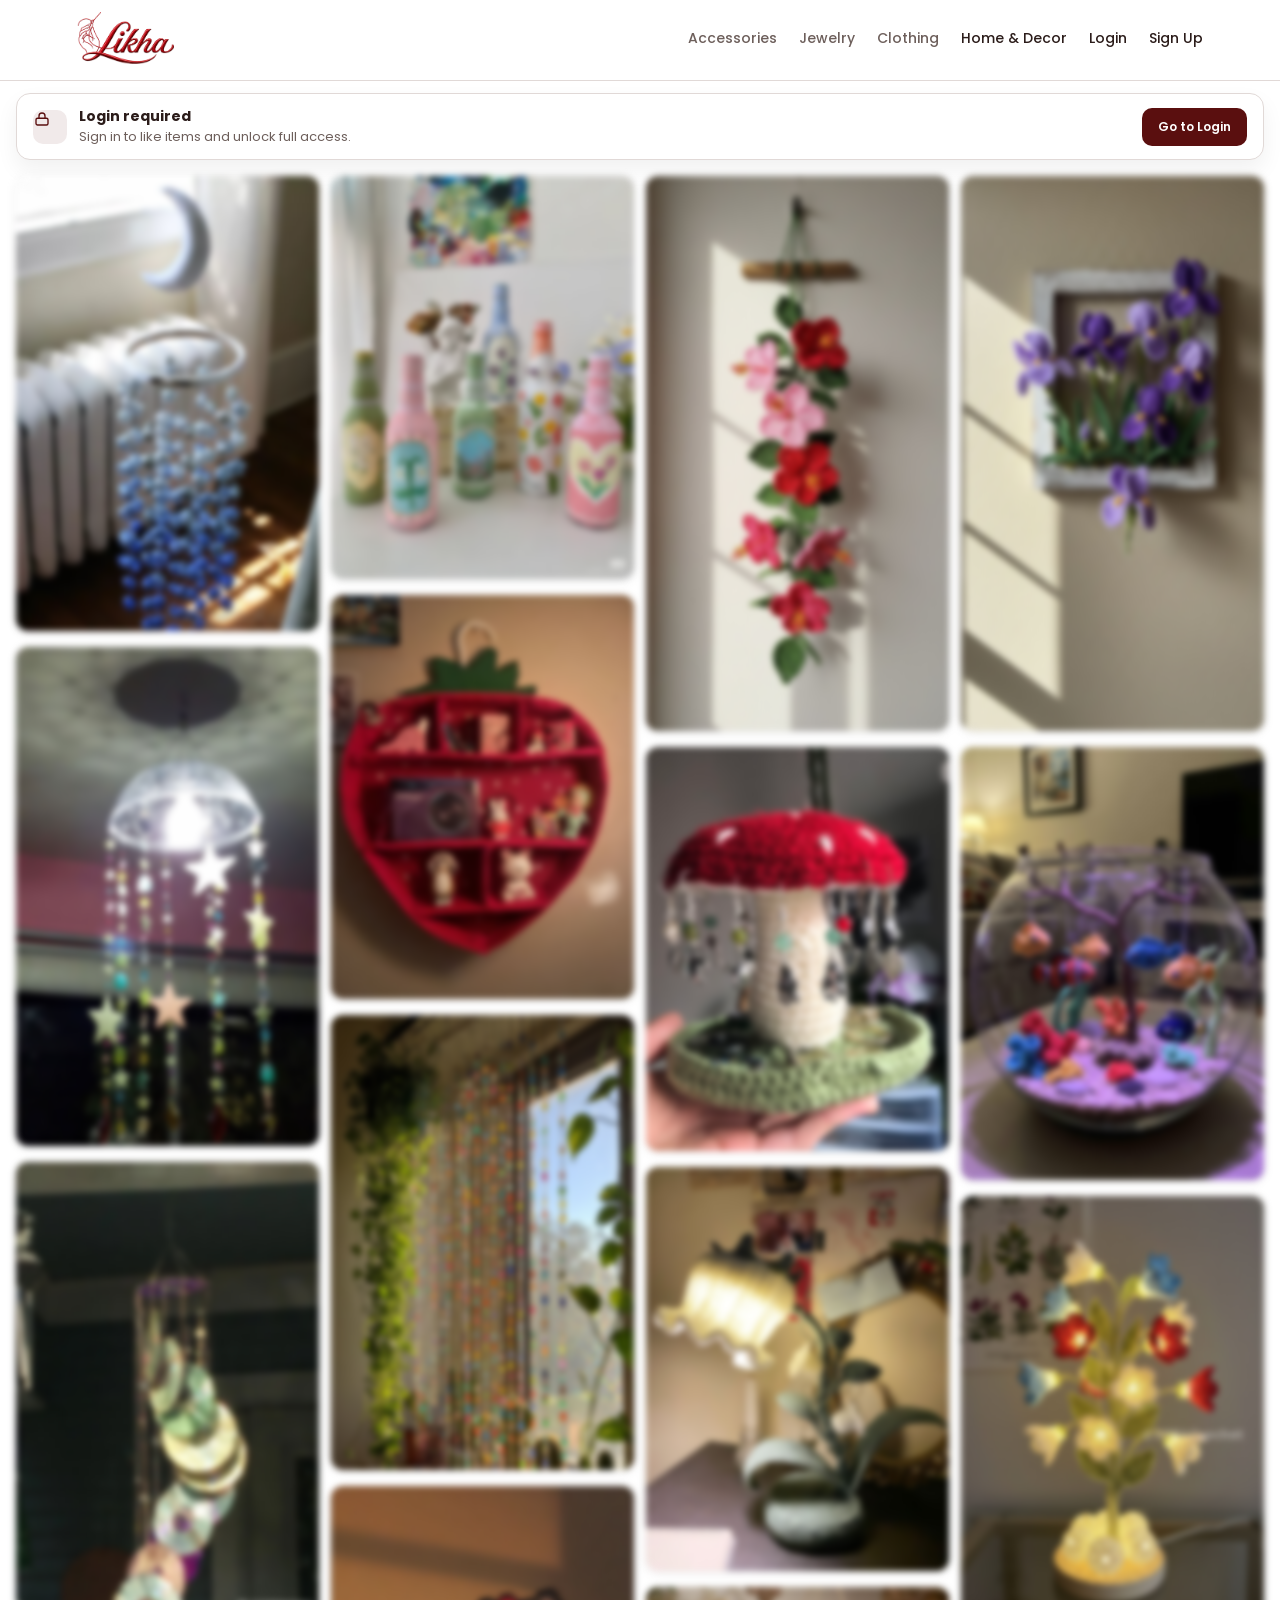
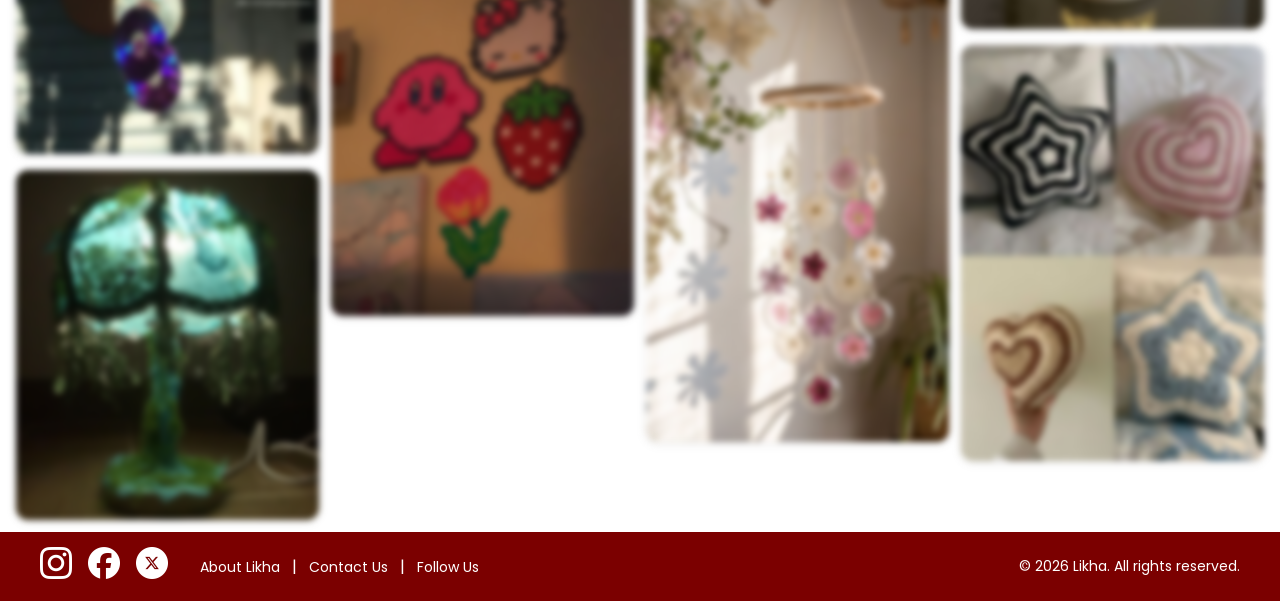
<file: pages/home-decor.html>
<!DOCTYPE html>
<html lang="en">
<head>
  <meta charset="UTF-8" />
  <meta name="viewport" content="width=device-width, initial-scale=1.0" />
  <title>Likha | Handmade Marketplace</title>
  <link rel="stylesheet" href="../assets/css/site.css?v=20260424-2" />
</head>
<body data-auth="required" data-category="Home & Decor">


  <header class="topbar" id="topbar">
    <div class="brand">
      <a href="../index.html">
        <img src="../assets/images/ui/logo.png" alt="Likha Logo" class="logo">
      </a>
    </div>
    <div class="topbar-actions">
      <nav class="nav">
        <a href="accessories.html">Accessories</a>
        <a href="jewelry.html">Jewelry</a>
        <a href="clothing.html">Clothing</a>
        <a href="home-decor.html" class="active">Home &amp; Decor</a>
        <a href="login.html" class="login">Login</a>
        <a href="sign-up.html" class="signup">Sign Up</a>
      </nav>
      <button class="inbox-btn" type="button" data-inbox-toggle aria-label="Open inbox">
        <svg viewBox="0 0 24 24" fill="none" stroke-width="1.8" stroke-linecap="round" stroke-linejoin="round">
          <path d="M14 3l7 7-4 1-6 6-4 1 1-4 6-6 1-4z" />
          <path d="M3 21l6-1" />
        </svg>
        <span class="inbox-badge" data-inbox-count>0</span>
      </button>
    </div>
  </header>


  <main class="container">
    <div class="grid">

      <div class="card">
        <img src="../assets/images/home-decor/hd1.jpg" alt="Handmade Hanging Decor" />
        <div class="overlay">
          <strong>Handmade Hanging Decor</strong>
          <span>By Alwina Lapuz</span>
          <strong>&#8369;180</strong>
        </div>
        <button class="like">&#9825;</button>
      </div>

      <div class="card">
        <img src="../assets/images/home-decor/hd2.jpg" alt="Handmade Hanging Decor" />
        <div class="overlay">
          <strong>Handmade Hanging Decor</strong>
          <span>By Siara Carballo</span>
          <strong>&#8369;120</strong>
        </div>
        <button class="like">&#9825;</button>
      </div>

      <div class="card">
        <img src="../assets/images/home-decor/hd3.jpg" alt="Handmade Hanging CD Decor" />
        <div class="overlay">
          <strong>Handmade Hanging CD Decor</strong>
          <span>By Maria Santos</span>
          <strong>&#8369;140</strong>
        </div>
        <button class="like">&#9825;</button>
      </div>

      <div class="card">
        <img src="../assets/images/home-decor/hd4.jpg" alt="Handmade Lamp" />
        <div class="overlay">
          <strong>Handmade Lamp</strong>
          <span>By Adryl Domingo</span>
          <strong>&#8369;5000</strong>
        </div>
        <button class="like">&#9825;</button>
      </div>

      <div class="card">
        <img src="../assets/images/home-decor/hd5.jpg" alt="Handmade DIY Bottle Decor" />
        <div class="overlay">
          <strong>Handmade DIY Bottle Decor</strong>
          <span>By Ashley Cruz</span>
          <strong>&#8369;150</strong>
        </div>
        <button class="like">&#9825;</button>
      </div>

      <div class="card">
        <img src="../assets/images/home-decor/hd6.jpg" alt="Handmade Strawberry-Shaped Hanging Shelf" />
        <div class="overlay">
          <strong>Handmade Strawberry-Shaped Hanging Shelf</strong>
          <span>By YanYan Francisco</span>
          <strong>&#8369;500</strong>
        </div>
        <button class="like">&#9825;</button>
      </div>

      <div class="card">
        <img src="../assets/images/home-decor/hd7.jpg" alt="Handmade Beaded Curtain" />
        <div class="overlay">
          <strong>Handmade Beaded Curtain</strong>
          <span>By Hecyl Tutanes</span>
          <strong>&#8369;280</strong>
        </div>
        <button class="like">&#9825;</button>
      </div>

      <div class="card">
        <img src="../assets/images/home-decor/hd8.jpg" alt="Handmade Pixel Art Wall Decor" />
        <div class="overlay">
          <strong>Handmade Pixel Art Wall Decor</strong>
          <span>By Jannah Pacheco</span>
          <strong>&#8369;150</strong>
        </div>
        <button class="like">&#9825;</button>
      </div>

      <div class="card">
        <img src="../assets/images/home-decor/hd9.jpg" alt="Handmade Crochet Wall Decor" />
        <div class="overlay">
          <strong>Handmade Crochet Wall Decor</strong>
          <span>By Rinoa Bionat</span>
          <strong>&#8369;220</strong>
        </div>
        <button class="like">&#9825;</button>
      </div>

      <div class="card">
        <img src="../assets/images/home-decor/hd10.jpg" alt="Handmade Crochet Accessories Holder" />
        <div class="overlay">
          <strong>Handmade Crochet Accessories Holder</strong>
          <span>By Elizabeth Stone</span>
          <strong>&#8369;200</strong>
        </div>
        <button class="like">&#9825;</button>
      </div>

      <div class="card">
        <img src="../assets/images/home-decor/hd11.jpg" alt="Handmade Crochet Desk Lamp" />
        <div class="overlay">
          <strong>Handmade Crochet Desk Lamp</strong>
          <span>By Hazel Gonzales</span>
          <strong>&#8369;1000</strong>
        </div>
        <button class="like">&#9825;</button>
      </div>

      <div class="card">
        <img src="../assets/images/home-decor/hd12.jpg" alt="Handmade Hanging Resin Decor" />
        <div class="overlay">
          <strong>Handmade Hanging Resin Decor</strong>
          <span>By Geryln Morales</span>
          <strong>&#8369;300</strong>
        </div>
        <button class="like">&#9825;</button>
      </div>
       
      <div class="card">
        <img src="../assets/images/home-decor/hd13.jpg" alt="Handmade Crochet Decor" />
        <div class="overlay">
          <strong>Handmade Crochet Decor</strong>
          <span>By Maria Santos</span>
          <strong>&#8369;120</strong>
        </div>
        <button class="like">&#9825;</button>
      </div>

      <div class="card">
        <img src="../assets/images/home-decor/hd14.jpg" alt="Handmade Crochet Aquiarium" />
        <div class="overlay">
          <strong>Handmade Crochet Aquiarium</strong>
          <span>By Komatsu</span>
          <strong>&#8369;500</strong>
        </div>
        <button class="like">&#9825;</button>
      </div>

      <div class="card">
        <img src="../assets/images/home-decor/hd15.jpg" alt="Crochet Flower Lamp" />
        <div class="overlay">
          <strong>Handmade Crochet Flower Lamp</strong>
          <span>By Hatsune Miku</span>
          <strong>&#8369;1100</strong>
        </div>
        <button class="like">&#9825;</button>
      </div>

      <div class="card">
        <img src="../assets/images/home-decor/hd16.jpg" alt="Handmade Crochet Pillow Case" />
        <div class="overlay">
          <strong>Handmade Crochet Pillow Case</strong>
          <span>By Hatsune Miku</span>
          <strong>&#8369;250</strong>
        </div>
        <button class="like">&#9825;</button>
      </div>

    </div>
  </main>

  <aside class="inbox-panel" id="inboxPanel" aria-hidden="true">
    <div class="inbox-header">
      <div>
        <h3>Inbox</h3>
        <p>Items you saved or bought.</p>
      </div>
      <button class="inbox-close" type="button" data-inbox-close aria-label="Close">&times;</button>
    </div>
    <div class="inbox-section">
      <h4>Cart Items</h4>
      <div class="inbox-list" id="cartList"></div>
    </div>
    <div class="inbox-section">
      <h4>Purchased Items</h4>
      <div class="inbox-list" id="purchaseList"></div>
    </div>
  </aside>
  <div class="inbox-overlay" data-inbox-close></div>

 <footer class="footer">
  <div class="footer-container">
    <div class="footer-left">
      <div class="social-icons">
        <a href="https://www.instagram.com/9lw1n4/"><img src="../assets/images/ui/instagram-white-icon.webp" alt="Instagram"></a>
        <a href="https://www.facebook.com/alwina.lapuz.5/"><img src="../assets/images/ui/facebook.webp" alt="Facebook"></a>
        <a href="#"><img src="../assets/images/ui/x-social-media-white-round-icon.png" alt="Twitter"></a>
      </div>

      <div class="footer-links">
        <a href="../index.html">About Likha</a>
        <span>|</span>
        <a href="#">Contact Us</a>
        <span>|</span>
        <a href="#">Follow Us</a>
      </div>
    </div>

    <div class="footer-right">
      &copy; 2026 Likha. All rights reserved.
    </div>
  </div>
</footer>


  <script src="../assets/js/store.js"></script>
  <script src="../assets/js/activity.js"></script>
  <script src="../assets/js/script.js"></script>
  <script src="../assets/js/cart.js"></script>
  <script src="../assets/js/item-nav.js"></script>
  <script src="../assets/js/auth.js?v=20260424-2"></script>
</body>
</html>
</file>
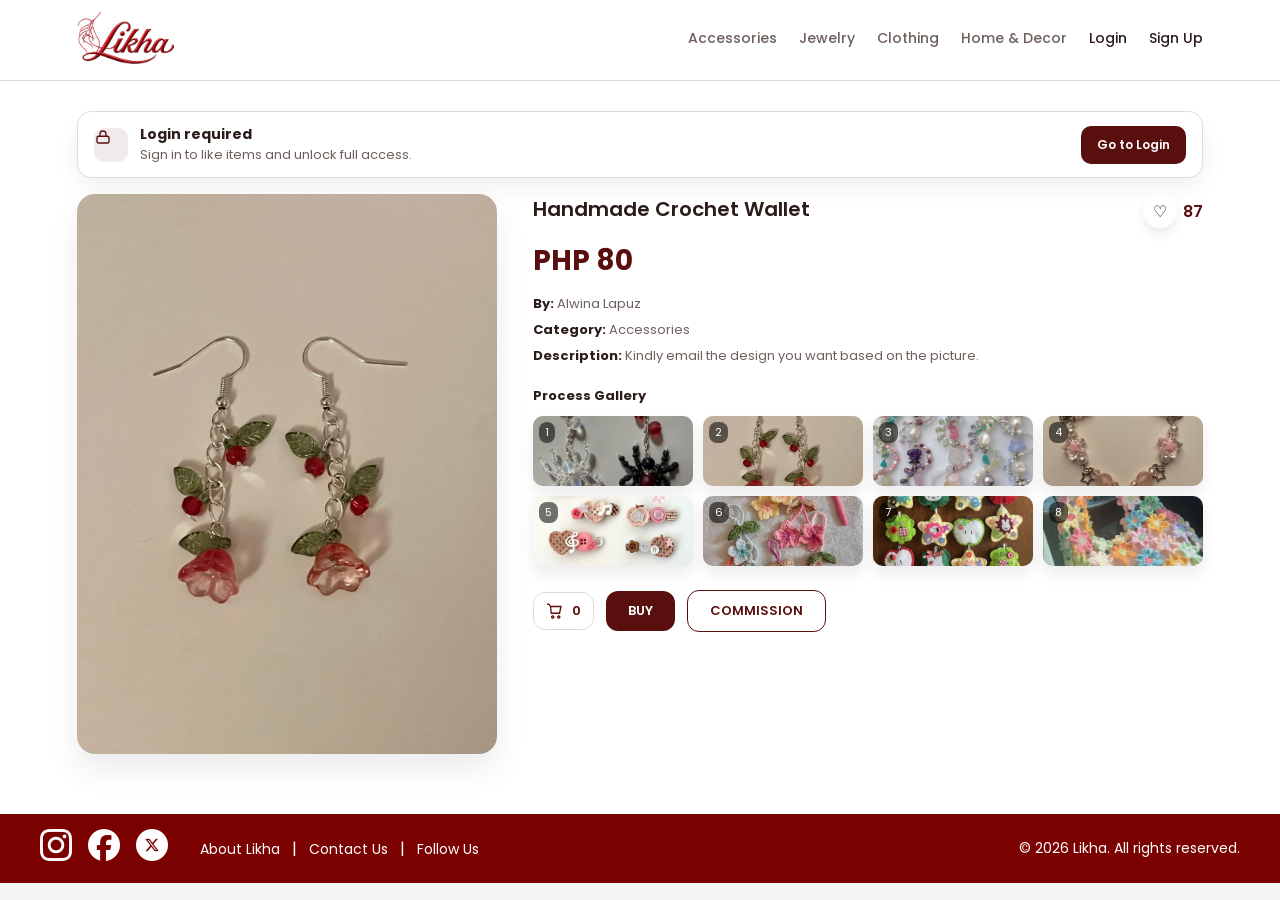
<file: pages/item.html>
<!DOCTYPE html>
<html lang="en">
<head>
  <meta charset="UTF-8" />
  <meta name="viewport" content="width=device-width, initial-scale=1.0" />
  <title>Likha | Item Details</title>
  <link rel="stylesheet" href="../assets/css/site.css?v=20260424-2" />
  <link rel="stylesheet" href="../assets/css/item-detail.css" />
</head>
<body data-auth="required">
  <header class="topbar" id="topbar">
    <div class="brand">
      <a href="../index.html">
        <img src="../assets/images/ui/logo.png" alt="Likha Logo" class="logo">
      </a>
    </div>
    <div class="topbar-actions">
      <nav class="nav">
        <a href="accessories.html">Accessories</a>
        <a href="jewelry.html">Jewelry</a>
        <a href="clothing.html">Clothing</a>
        <a href="home-decor.html">Home &amp; Decor</a>
        <a href="login.html" class="login">Login</a>
        <a href="sign-up.html" class="signup">Sign Up</a>
      </nav>
      <button class="inbox-btn" type="button" data-inbox-toggle aria-label="Open inbox">
        <svg viewBox="0 0 24 24" fill="none" stroke-width="1.8" stroke-linecap="round" stroke-linejoin="round">
          <path d="M14 3l7 7-4 1-6 6-4 1 1-4 6-6 1-4z" />
          <path d="M3 21l6-1" />
        </svg>
        <span class="inbox-badge" data-inbox-count>0</span>
      </button>
    </div>
  </header>

  <main class="item-page content">
    <section class="item-layout item-card" id="itemCard">
      <div class="item-media">
        <img id="itemImage" src="../assets/images/accessories/a.2.jpg" alt="Item preview" />
      </div>
      <div class="item-info">
        <div class="item-title-row">
          <h1 id="itemTitle" class="card-title">Handmade Crochet Wallet</h1>
          <div class="item-likes">
            <button class="like" type="button" aria-label="Like item">&#9825;</button>
            <span id="itemLikes">102</span>
          </div>
        </div>
        <div id="itemPrice" class="item-price price">&#8369;80</div>
        <div class="item-meta">
          <div><strong>By:</strong> <span id="itemMaker" class="maker">Alwina Lapuz</span></div>
          <div><strong>Category:</strong> <span id="itemCategory">Accessories</span></div>
          <div><strong>Description:</strong> <span id="itemDescription">Kindly email the design you want based on the picture.</span></div>
        </div>

        <div class="process">
          <h3>Process Gallery</h3>
          <div class="process-grid" id="processGrid"></div>
        </div>

        <div class="item-actions">
          <button class="cart-add" type="button" data-add-cart>
            <svg viewBox="0 0 24 24" fill="none" stroke-width="1.8" stroke-linecap="round" stroke-linejoin="round">
              <path d="M6 6h14l-2 9H7L6 6z" />
              <path d="M6 6l-2-3H2" />
              <circle cx="9" cy="20" r="1.5" />
              <circle cx="17" cy="20" r="1.5" />
            </svg>
            <span class="cart-count" data-cart-count>0</span>
          </button>
          <button class="action-btn buy-btn" type="button" data-buy>BUY</button>
          <button class="action-btn secondary commission-btn" id="commissionLink" type="button" data-open-commission>COMMISSION</button>
        </div>
      </div>
    </section>
  </main>

  <aside class="inbox-panel" id="inboxPanel" aria-hidden="true">
    <div class="inbox-header">
      <div>
        <h3>Inbox</h3>
        <p>Items you saved or bought.</p>
      </div>
      <button class="inbox-close" type="button" data-inbox-close aria-label="Close">&times;</button>
    </div>
    <div class="inbox-section">
      <h4>Cart Items</h4>
      <div class="inbox-list" id="cartList"></div>
    </div>
    <div class="inbox-section">
      <h4>Purchased Items</h4>
      <div class="inbox-list" id="purchaseList"></div>
    </div>
  </aside>
  <div class="inbox-overlay" data-inbox-close></div>

  <div class="modal" id="purchaseModal" aria-hidden="true">
    <div class="modal-content" role="dialog" aria-modal="true" aria-labelledby="purchaseTitle">
      <button class="modal-close" type="button" data-purchase-close aria-label="Close">&times;</button>
      <h2 id="purchaseTitle">Complete Purchase</h2>
      <p class="modal-subtitle">Provide payment method and delivery details.</p>
      <form id="purchaseForm" class="purchase-form">
        <label class="field">
          Item
          <input id="purchaseItemName" type="text" readonly />
        </label>
        <label class="field">
          Artist
          <input id="purchaseArtist" type="text" readonly />
        </label>
        <label class="field">
          Quantity
          <input id="purchaseQuantity" type="number" min="1" value="1" required />
        </label>
        <label class="field">
          Payment Method
          <select id="paymentMethod" required>
            <option value="">Select method</option>
            <option value="E-Wallet">E-Wallet</option>
            <option value="Cash on Delivery">Cash on Delivery</option>
          </select>
        </label>
        <p class="field-help">If you choose E-Wallet, please enter the exact wallet number and reference number before confirming.</p>
        <div class="wallet-fields" id="walletFields" hidden>
          <label class="field">
            E-Wallet Provider
            <select id="walletProvider">
              <option value="">Select provider</option>
              <option value="GCash">GCash</option>
              <option value="Maya">Maya</option>
              <option value="GrabPay">GrabPay</option>
            </select>
          </label>
          <label class="field">
            E-Wallet Number
            <input id="walletNumber" type="text" inputmode="numeric" placeholder="Enter wallet number" />
          </label>
          <label class="field">
            Reference Number
            <input id="walletReference" type="text" placeholder="Enter reference number" />
          </label>
        </div>
        <label class="field">
          Delivery Address
          <textarea id="deliveryAddress" rows="3" placeholder="Enter full delivery address" required></textarea>
        </label>
        <label class="field">
          Message to Artist
          <textarea id="purchaseMessage" rows="3" placeholder="Add special requests or notes"></textarea>
        </label>
        <div class="modal-actions">
          <button type="button" class="ghost-btn" data-purchase-close>Cancel</button>
          <button type="submit" class="primary-btn">Confirm Purchase</button>
        </div>
      </form>
    </div>
  </div>

  <div class="modal" id="quickCommissionModal" aria-hidden="true">
    <div class="modal-content" role="dialog" aria-modal="true" aria-labelledby="quickCommissionTitle">
      <button class="modal-close" type="button" data-commission-close aria-label="Close">&times;</button>
      <h2 id="quickCommissionTitle">Request Commission</h2>
      <p class="modal-subtitle">Send a direct custom request for this item.</p>
      <form id="quickCommissionForm" class="purchase-form">
        <label class="field">
          Item Type
          <input id="quickCommissionItem" type="text" readonly />
        </label>
        <label class="field">
          Artist
          <input id="quickCommissionArtist" type="text" readonly />
        </label>
        <label class="field">
          Budget
          <select id="quickCommissionBudget" required>
            <option value="">Select budget</option>
            <option value="₱200-₱500">₱200-₱500</option>
            <option value="₱500-₱1000">₱500-₱1000</option>
            <option value="₱1000+">₱1000+</option>
          </select>
        </label>
        <label class="field">
          Message Box
          <textarea id="quickCommissionMessage" rows="4" placeholder="Describe your custom request" required></textarea>
        </label>
        <div class="modal-actions">
          <button type="button" class="ghost-btn" data-commission-close>Cancel</button>
          <button type="submit" class="primary-btn">Send Request</button>
        </div>
      </form>
    </div>
  </div>

  <div class="modal" id="inboxItemModal" aria-hidden="true">
    <div class="modal-content" role="dialog" aria-modal="true" aria-labelledby="inboxItemTitle">
      <button class="modal-close" type="button" data-item-close aria-label="Close">&times;</button>
      <h2 id="inboxItemTitle">Item Information</h2>
      <div class="inbox-item-modal" id="inboxItemDetails"></div>
      <div class="item-modal-actions" id="inboxItemActions"></div>
    </div>
  </div>

  <footer class="footer">
    <div class="footer-container">
      <div class="footer-left">
        <div class="social-icons">
          <a href="https://www.instagram.com/9lw1n4/"><img src="../assets/images/ui/instagram-white-icon.webp" alt="Instagram"></a>
          <a href="https://www.facebook.com/alwina.lapuz.5/"><img src="../assets/images/ui/facebook.webp" alt="Facebook"></a>
          <a href="#"><img src="../assets/images/ui/x-social-media-white-round-icon.png" alt="Twitter"></a>
        </div>

        <div class="footer-links">
          <a href="../index.html">About Likha</a>
          <span>|</span>
          <a href="#">Contact Us</a>
          <span>|</span>
          <a href="#">Follow Us</a>
        </div>
      </div>

      <div class="footer-right">
        &copy; 2026 Likha. All rights reserved.
      </div>
    </div>
  </footer>

  <script src="../assets/js/store.js"></script>
  <script src="../assets/js/popup.js"></script>
  <script src="../assets/js/activity.js"></script>
  <script src="../assets/js/artists-data.js"></script>
  <script src="../assets/js/item-detail.js"></script>
  <script src="../assets/js/script.js"></script>
  <script src="../assets/js/cart.js"></script>
  <script src="../assets/js/auth.js?v=20260424-2"></script>
</body>
</html>
</file>
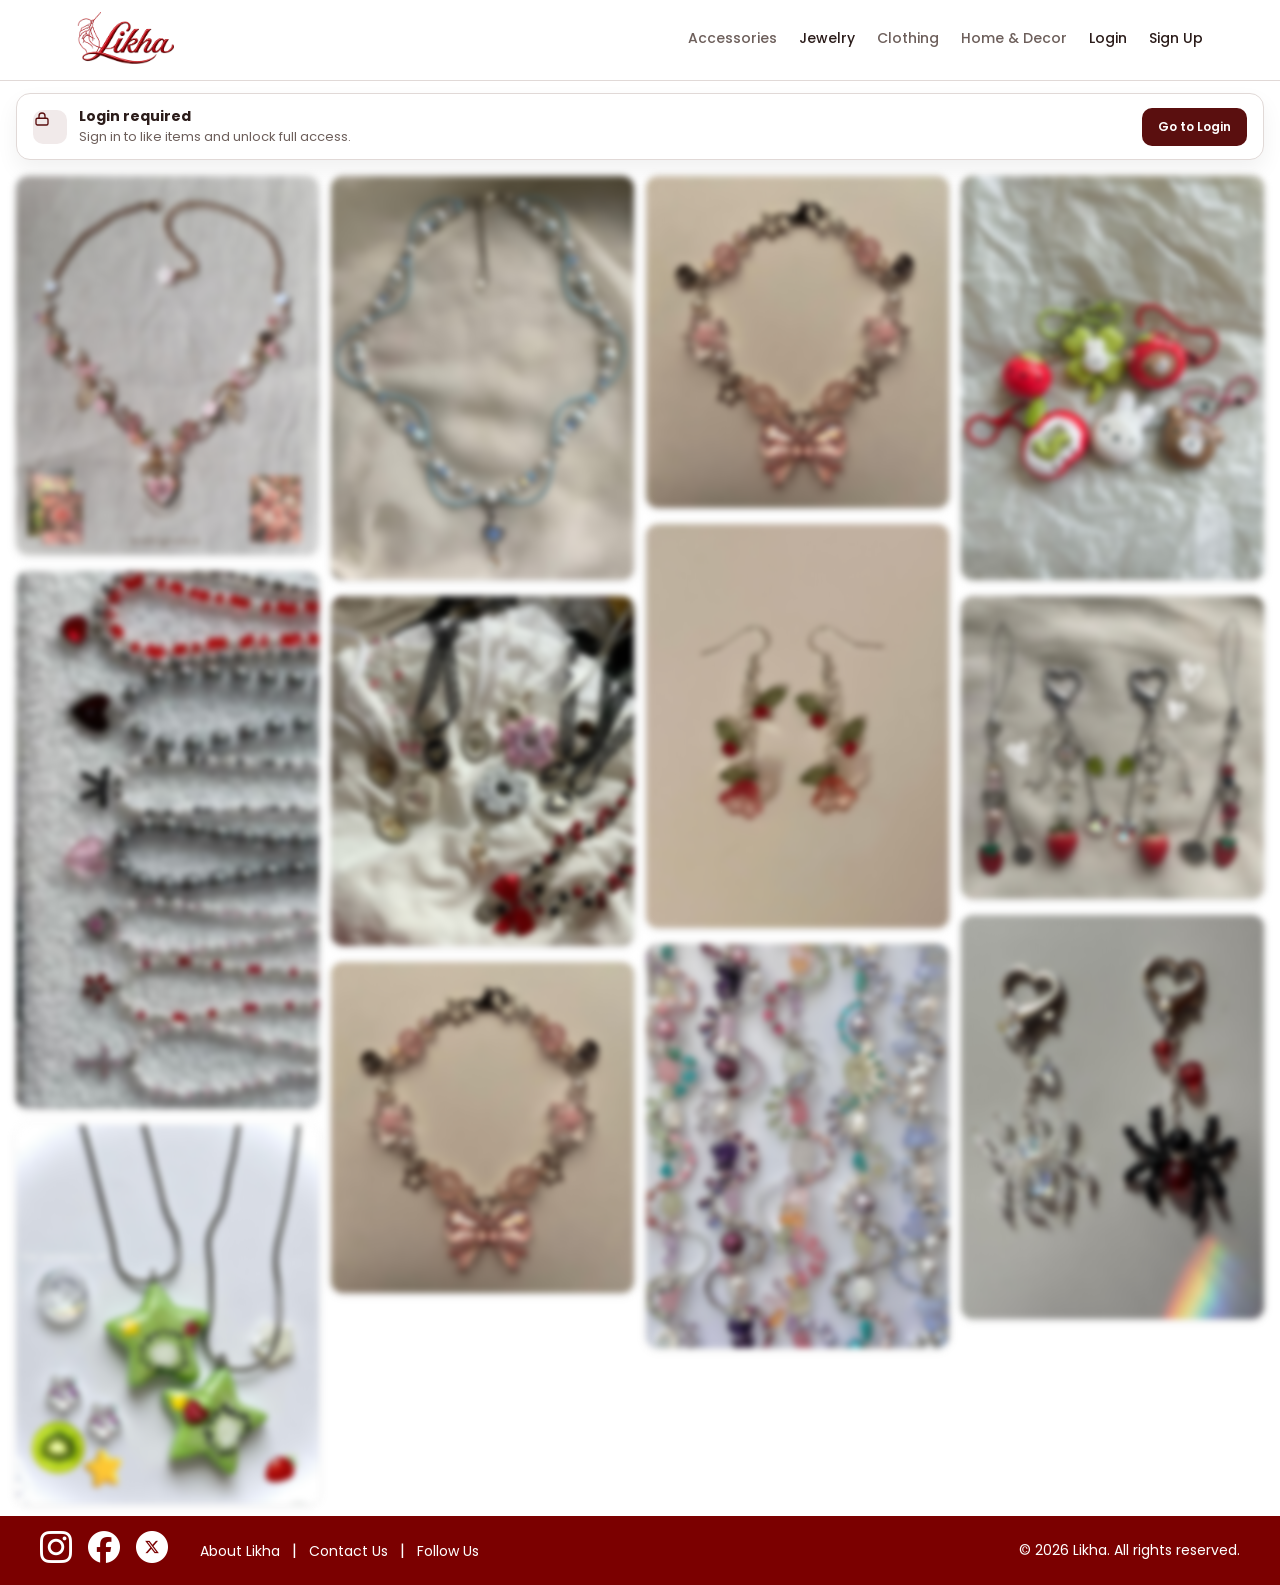
<file: pages/jewelry.html>
<!DOCTYPE html>
<html lang="en">
<head>
  <meta charset="UTF-8" />
  <meta name="viewport" content="width=device-width, initial-scale=1.0" />
  <title>Likha | Jewelry</title>
  <link rel="stylesheet" href="../assets/css/site.css?v=20260424-2" />
</head>
<body data-auth="required" data-category="Jewelry">

  <header class="topbar" id="topbar">
    <div class="brand">
      <a href="../index.html">
        <img src="../assets/images/ui/logo.png" alt="Likha Logo" class="logo">
      </a>
    </div>
    <div class="topbar-actions">
      <nav class="nav">
        <a href="accessories.html">Accessories</a>
        <a href="jewelry.html" class="active">Jewelry</a>
        <a href="clothing.html">Clothing</a>
        <a href="home-decor.html">Home &amp; Decor</a>
        <a href="login.html" class="login">Login</a>
        <a href="sign-up.html" class="signup">Sign Up</a>
      </nav>
      <button class="inbox-btn" type="button" data-inbox-toggle aria-label="Open inbox">
        <svg viewBox="0 0 24 24" fill="none" stroke-width="1.8" stroke-linecap="round" stroke-linejoin="round">
          <path d="M14 3l7 7-4 1-6 6-4 1 1-4 6-6 1-4z" />
          <path d="M3 21l6-1" />
        </svg>
        <span class="inbox-badge" data-inbox-count>0</span>
      </button>
    </div>
  </header>

  <main class="container">
    <div class="grid">

      <div class="card">
        <img src="../assets/images/accessories/a.12.jpg" alt="Pink charm necklace" />
        <div class="overlay">
          <strong>Pink Charm Necklace</strong>
          <span>By Geryln Morales</span>
          <strong>&#8369;180</strong>
        </div>
        <button class="like">&#9825;</button>
      </div>

      <div class="card">
        <img src="../assets/images/accessories/a.13.jpg" alt="Assorted beaded necklace" />
        <div class="overlay">
          <strong>Assorted Beaded Necklace</strong>
          <span>By Maria Santos</span>
          <strong>&#8369;120</strong>
        </div>
        <button class="like">&#9825;</button>
      </div>

      <div class="card">
        <img src="../assets/images/accessories/a.14.jpg" alt="Clay pendant necklace" />
        <div class="overlay">
          <strong>Clay Pendant Necklace</strong>
          <span>By Alwina Lapuz</span>
          <strong>&#8369;180</strong>
        </div>
        <button class="like">&#9825;</button>
      </div>

      <div class="card">
        <img src="../assets/images/products/necklace.jpg" alt="Sky blue necklace" />
        <div class="overlay">
          <strong>Sky Blue Necklace</strong>
          <span>By Ashley Cruz</span>
          <strong>&#8369;250</strong>
        </div>
        <button class="like">&#9825;</button>
      </div>

      <div class="card">
        <img src="../assets/images/products/handmadenecklace.jpg" alt="Mixed charm necklace" />
        <div class="overlay">
          <strong>Mixed Charm Necklace</strong>
          <span>By Elizabeth Stone</span>
          <strong>&#8369;200</strong>
        </div>
        <button class="like">&#9825;</button>
      </div>

      <div class="card">
        <img src="../assets/images/products/bracelet.jpg" alt="Star charm bracelet" />
        <div class="overlay">
          <strong>Star Charm Bracelet</strong>
          <span>By Siara Carballo</span>
          <strong>&#8369;150</strong>
        </div>
        <button class="like">&#9825;</button>
      </div>

      <div class="card">
        <img src="../assets/images/accessories/a.4.jpg" alt="Pink bow bracelet" />
        <div class="overlay">
          <strong>Pink Bow Bracelet</strong>
          <span>By Adryl Domingo</span>
          <strong>&#8369;80</strong>
        </div>
        <button class="like">&#9825;</button>
      </div>

      <div class="card">
        <img src="../assets/images/products/earrings.jpg" alt="Rose drop earrings" />
        <div class="overlay">
          <strong>Rose Drop Earrings</strong>
          <span>By Siara Carballo</span>
          <strong>&#8369;110</strong>
        </div>
        <button class="like">&#9825;</button>
      </div>

      <div class="card">
        <img src="../assets/images/accessories/a.3.jpg" alt="Beaded strands" />
        <div class="overlay">
          <strong>Beaded Mix Strands</strong>
          <span>By Jannah Pacheco</span>
          <strong>&#8369;140</strong>
        </div>
        <button class="like">&#9825;</button>
      </div>

      <div class="card">
        <img src="../assets/images/products/claycharms.jpg" alt="Clay charms" />
        <div class="overlay">
          <strong>Clay Charms Set</strong>
          <span>By Komatsu</span>
          <strong>&#8369;120</strong>
        </div>
        <button class="like">&#9825;</button>
      </div>

      <div class="card">
        <img src="../assets/images/products/keychains.jpg" alt="Strawberry charm set" />
        <div class="overlay">
          <strong>Strawberry Charm Set</strong>
          <span>By Hazel Gonzales</span>
          <strong>&#8369;95</strong>
        </div>
        <button class="like">&#9825;</button>
      </div>

      <div class="card">
        <img src="../assets/images/accessories/a.1.jpg" alt="Spider keychain" />
        <div class="overlay">
          <strong>Spider Keychain</strong>
          <span>By Rinoa Bionat</span>
          <strong>&#8369;80</strong>
        </div>
        <button class="like">&#9825;</button>
      </div>

    </div>
  </main>

  <aside class="inbox-panel" id="inboxPanel" aria-hidden="true">
    <div class="inbox-header">
      <div>
        <h3>Inbox</h3>
        <p>Items you saved or bought.</p>
      </div>
      <button class="inbox-close" type="button" data-inbox-close aria-label="Close">&times;</button>
    </div>
    <div class="inbox-section">
      <h4>Cart Items</h4>
      <div class="inbox-list" id="cartList"></div>
    </div>
    <div class="inbox-section">
      <h4>Purchased Items</h4>
      <div class="inbox-list" id="purchaseList"></div>
    </div>
  </aside>
  <div class="inbox-overlay" data-inbox-close></div>

  <footer class="footer">
    <div class="footer-container">
      <div class="footer-left">
        <div class="social-icons">
          <a href="https://www.instagram.com/9lw1n4/"><img src="../assets/images/ui/instagram-white-icon.webp" alt="Instagram"></a>
          <a href="https://www.facebook.com/alwina.lapuz.5/"><img src="../assets/images/ui/facebook.webp" alt="Facebook"></a>
          <a href="#"><img src="../assets/images/ui/x-social-media-white-round-icon.png" alt="Twitter"></a>
        </div>

        <div class="footer-links">
          <a href="../index.html">About Likha</a>
          <span>|</span>
          <a href="#">Contact Us</a>
          <span>|</span>
          <a href="#">Follow Us</a>
        </div>
      </div>

      <div class="footer-right">
        &copy; 2026 Likha. All rights reserved.
      </div>
    </div>
  </footer>

  <script src="../assets/js/store.js"></script>
  <script src="../assets/js/activity.js"></script>
  <script src="../assets/js/script.js"></script>
  <script src="../assets/js/cart.js"></script>
  <script src="../assets/js/item-nav.js"></script>
  <script src="../assets/js/auth.js?v=20260424-2"></script>
</body>
</html>
</file>
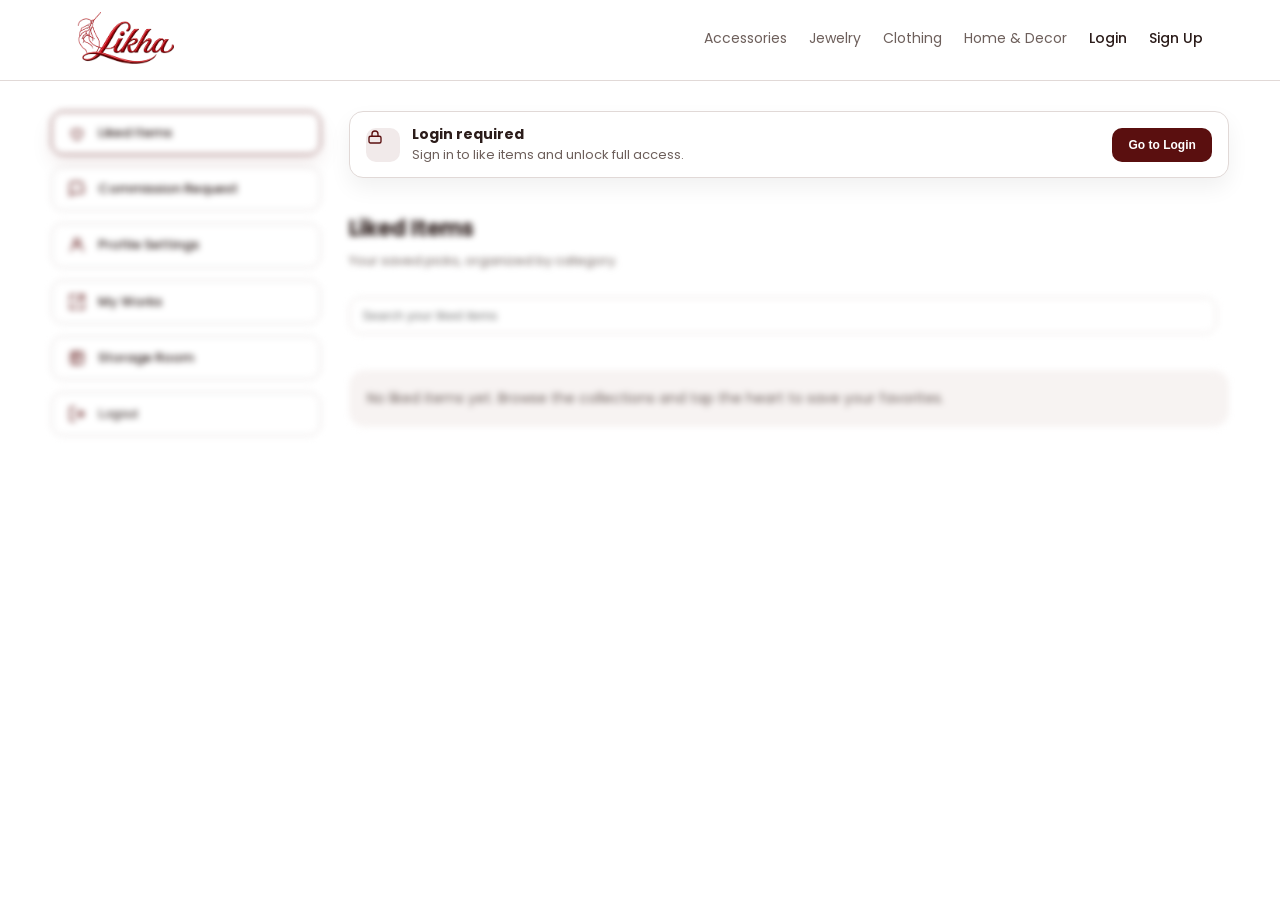
<file: pages/LikedItems.html>
<!DOCTYPE html>
<html lang="en">
<head>
  <meta charset="UTF-8" />
  <meta name="viewport" content="width=device-width, initial-scale=1.0" />
  <title>Likha | Liked Items</title>
  <link rel="preconnect" href="https://fonts.googleapis.com" />
  <link rel="preconnect" href="https://fonts.gstatic.com" crossorigin />
  <link
    href="https://fonts.googleapis.com/css2?family=Angkor&family=Poppins:wght@300;400;500;600;700&display=swap"
    rel="stylesheet"
  />
  <link rel="stylesheet" href="../assets/css/dashboard.css?v=20260424-2" />
  <link rel="stylesheet" href="../assets/css/LikedItems.css" />
</head>
<body data-auth="required">
  <div class="page">
    <header class="topbar" id="topbar">
      <div class="brand">
        <a href="../index.html">
          <img src="../assets/images/ui/logo.png" alt="Likha Logo" class="logo" />
        </a>
      </div>
      <div class="topbar-right">
        <nav class="nav">
          <a href="accessories.html">Accessories</a>
          <a href="jewelry.html">Jewelry</a>
          <a href="clothing.html">Clothing</a>
          <a href="home-decor.html">Home &amp; Decor</a>
          <a href="login.html" class="login">Login</a>
          <a href="sign-up.html" class="signup">Sign Up</a>
        </nav>
        <div class="notif-wrap">
          <button class="notif-btn" type="button" aria-label="Notifications">
            <svg viewBox="0 0 24 24" fill="none" stroke-width="1.8" stroke-linecap="round" stroke-linejoin="round">
              <path d="M18 8a6 6 0 10-12 0c0 7-3 7-3 7h18s-3 0-3-7" />
              <path d="M13.73 21a2 2 0 01-3.46 0" />
            </svg>
          </button>
          <span class="notif-badge">0</span>
          <div class="notif-panel" aria-hidden="true">
            <h4>Recent Activity</h4>
            <div class="notif-list"></div>
          </div>
        </div>
      </div>
    </header>

    <main class="dashboard">
      <aside class="sidebar">
        <a class="side-btn active" href="LikedItems.html">
          <span class="side-icon">
            <svg viewBox="0 0 24 24" fill="none" stroke-width="1.8" stroke-linecap="round" stroke-linejoin="round">
              <path d="M12 21s-7-4.35-7-10a4 4 0 017-2 4 4 0 017 2c0 5.65-7 10-7 10z" />
            </svg>
          </span>
          Liked Items
        </a>
        <a class="side-btn" href="commission.html">
          <span class="side-icon">
            <svg viewBox="0 0 24 24" fill="none" stroke-width="1.8" stroke-linecap="round" stroke-linejoin="round">
              <path d="M21 15a2 2 0 01-2 2H7l-4 4V5a2 2 0 012-2h12a2 2 0 012 2z" />
            </svg>
          </span>
          Commission Request
        </a>
        <a class="side-btn" href="profile.html">
          <span class="side-icon">
            <svg viewBox="0 0 24 24" fill="none" stroke-width="1.8" stroke-linecap="round" stroke-linejoin="round">
              <circle cx="12" cy="8" r="4" />
              <path d="M4 20a8 8 0 0116 0" />
            </svg>
          </span>
          Profile Settings
        </a>
        <a class="side-btn" href="my-works.html">
          <span class="side-icon">
            <svg viewBox="0 0 24 24" fill="none" stroke-width="1.8" stroke-linecap="round" stroke-linejoin="round">
              <path d="M14 3h7v7" />
              <path d="M10 14L21 3" />
              <path d="M21 14v7h-7" />
              <path d="M3 10V3h7" />
              <path d="M3 14v7h7" />
            </svg>
          </span>
          My Works
        </a>
        <a class="side-btn" href="storage-room.html">
          <span class="side-icon">
            <svg viewBox="0 0 24 24" fill="none" stroke-width="1.8" stroke-linecap="round" stroke-linejoin="round">
              <rect x="4" y="4" width="16" height="16" rx="2" />
              <path d="M4 10h16" />
              <path d="M10 4v16" />
            </svg>
          </span>
          Storage Room
        </a>
        <button class="side-btn" type="button" data-logout>
          <span class="side-icon">
            <svg viewBox="0 0 24 24" fill="none" stroke-width="1.8" stroke-linecap="round" stroke-linejoin="round">
              <path d="M9 21H5a2 2 0 01-2-2V5a2 2 0 012-2h4" />
              <path d="M16 17l5-5-5-5" />
              <path d="M21 12H9" />
            </svg>
          </span>
          Logout
        </button>
      </aside>

      <section class="content">
        <div class="content-header">
          <h1>Liked Items</h1>
          <p>Your saved picks, organized by category.</p>
        </div>
        <div class="filter-bar" id="likedFilterBar">
          <input
            type="search"
            id="likedSearch"
            class="filter-search"
            placeholder="Search your liked items"
            aria-label="Search liked items"
          />
          <div id="likedFilters" class="filter-chips"></div>
        </div>
        <div id="likedSections" class="liked-sections"></div>
      </section>
    </main>
  </div>

  <script src="../assets/js/store.js"></script>
  <script src="../assets/js/activity.js"></script>
  <script src="../assets/js/notifications.js"></script>
  <script src="../assets/js/script.js"></script>
  <script src="../assets/js/item-nav.js"></script>
  <script src="../assets/js/auth.js?v=20260424-2"></script>
  <script src="../assets/js/liked-items.js"></script>
</body>
</html>
</file>
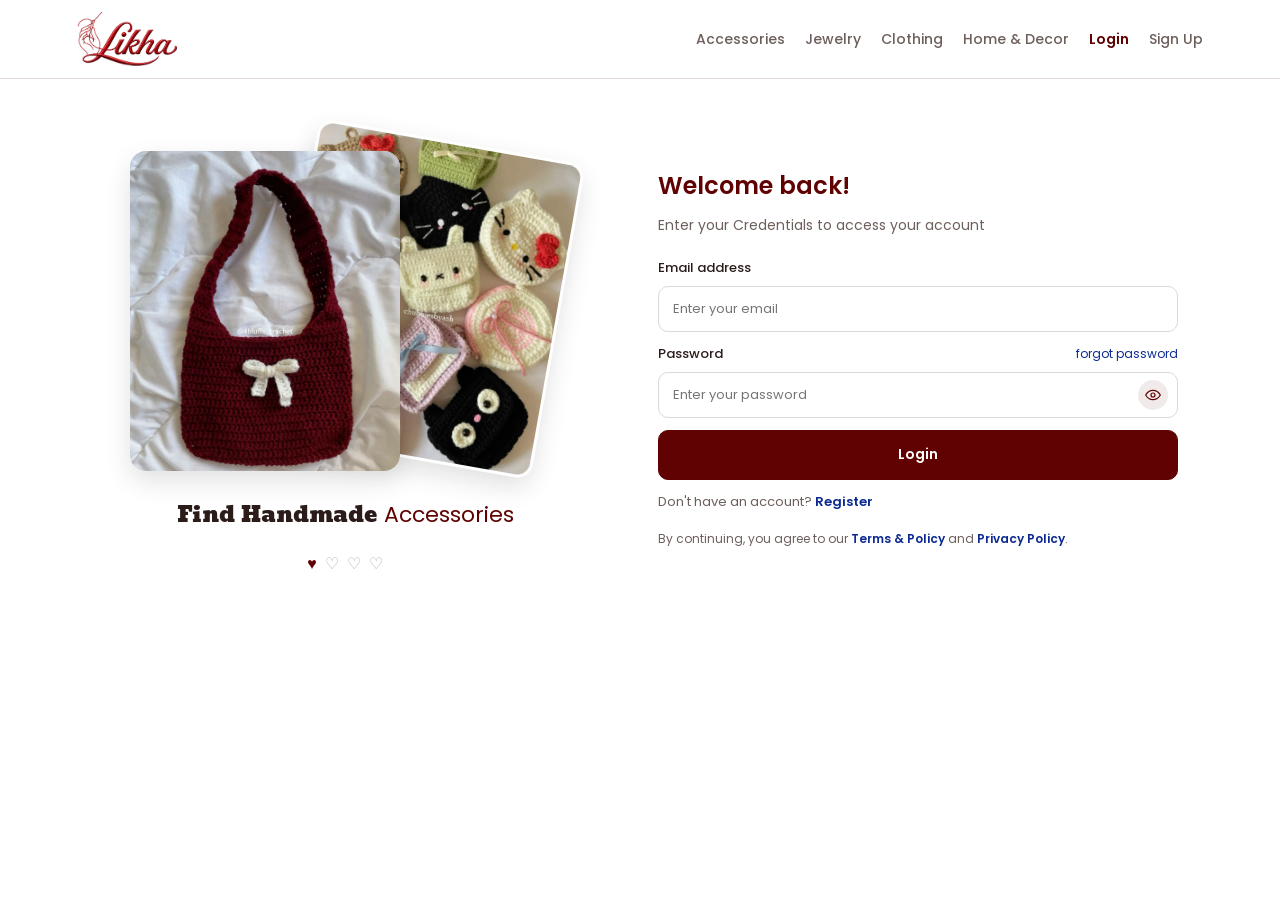
<file: pages/login.html>
<!DOCTYPE html>
<html lang="en">
<head>
  <meta charset="UTF-8" />
  <meta name="viewport" content="width=device-width, initial-scale=1.0" />
  <title>Likha | User Login</title>
  <link rel="preconnect" href="https://fonts.googleapis.com" />
  <link rel="preconnect" href="https://fonts.gstatic.com" crossorigin />
  <link
    href="https://fonts.googleapis.com/css2?family=Angkor&family=Poppins:wght@300;400;500;600;700&display=swap"
    rel="stylesheet"
  />
  <link rel="stylesheet" href="../assets/css/login.css" />
  <script src="https://code.jquery.com/jquery-3.7.1.min.js"></script>
</head>
<body>
  <header class="topbar" id="topbar">
    <div class="brand">
      <a href="../index.html">
        <img src="../assets/images/ui/logo.png" alt="Likha Logo" class="logo">
      </a>
    </div>
      <nav class="nav">
        <a href="accessories.html">Accessories</a>
        <a href="jewelry.html">Jewelry</a>
        <a href="clothing.html">Clothing</a>
        <a href="home-decor.html">Home &amp; Decor</a>
        <a href="login.html" class="login active">Login</a>
        <a href="sign-up.html" class="signup">Sign Up</a>
      </nav>
  </header>

  <main class="auth">
    <section class="auth-media">
      <div class="media-stack auto-morph" data-start="0" data-interval="5200">
        <div class="media-card primary">
          <img src="../assets/images/products/crochetbag.jpg" alt="Red crochet bag">
        </div>
        <div class="media-card secondary">
          <img src="../assets/images/products/crochet.jpg" alt="Crochet pouch set">
        </div>
      </div>
      <p class="media-title">Find Handmade <span>Accessories</span></p>
      <div class="media-hearts" aria-hidden="true">
        <span class="heart filled">&#9829;</span>
        <span class="heart">&#9825;</span>
        <span class="heart">&#9825;</span>
        <span class="heart">&#9825;</span>
      </div>
    </section>

    <section class="auth-form">
      <h1 class="form-title">Welcome back!</h1>
      <p class="form-subtitle">Enter your Credentials to access your account</p>

      <form id="loginForm" action="dashboard.html">
        <div class="input-group">
          <label class="input-label" for="email">Email address</label>
          <input
            type="email"
            class="input-field"
            id="email"
            placeholder="Enter your email"
            required
          >
        </div>

        <div class="input-group">
          <label class="input-label" for="password">
            <span>Password</span>
            <button
              type="button"
              class="forgot-password"
              id="forgotPassword"
              data-modal-target="#resetModal"
            >
              forgot password
            </button>
          </label>
          <div class="password-field">
            <input
              type="password"
              class="input-field"
              id="password"
              placeholder="Enter your password"
              required
            >
            <button
              type="button"
              class="toggle-pass"
              data-toggle-password
              data-target="password"
              aria-label="Show password"
            >
              <svg viewBox="0 0 24 24" fill="none" stroke-width="1.8" stroke-linecap="round" stroke-linejoin="round">
                <path d="M1 12s4-7 11-7 11 7 11 7-4 7-11 7-11-7-11-7z" />
                <circle cx="12" cy="12" r="3" />
              </svg>
            </button>
          </div>
        </div>

        <button type="submit" class="primary-btn">Login</button>
        <div class="error-message" id="errorMessage"></div>
      </form>

      <p class="helper-text">
        Don't have an account?
        <a href="sign-up.html" class="helper-link" id="registerLink">Register</a>
      </p>
      <p class="policy-row">
        By continuing, you agree to our
        <button type="button" class="policy-link" data-modal-target="#termsModal">Terms &amp; Policy</button>
        and
        <button type="button" class="policy-link" data-modal-target="#privacyModal">Privacy Policy</button>.
      </p>
    </section>
  </main>

  <div class="modal" id="termsModal" aria-hidden="true">
    <div class="modal-content" role="dialog" aria-modal="true" aria-labelledby="termsTitle">
      <button class="modal-close" type="button" data-modal-close aria-label="Close">&times;</button>
      <h2 id="termsTitle">Terms &amp; Policy</h2>
      <p>
        By using Likha, you agree to use the platform respectfully and follow all applicable laws.
        Items shown are handmade by independent creators, and availability may vary.
      </p>
      <p>
        Orders, commissions, and payments should be handled with honesty and fairness. We reserve
        the right to moderate listings or accounts that violate community guidelines.
      </p>
    </div>
  </div>

  <div class="modal" id="privacyModal" aria-hidden="true">
    <div class="modal-content" role="dialog" aria-modal="true" aria-labelledby="privacyTitle">
      <button class="modal-close" type="button" data-modal-close aria-label="Close">&times;</button>
      <h2 id="privacyTitle">Privacy Policy</h2>
      <p>
        Your account details are used only to support your login, orders, and platform experience.
        We do not sell personal information to third parties.
      </p>
      <p>
        Basic analytics may be collected to improve the site. You can request account updates or
        removal by contacting support.
      </p>
    </div>
  </div>

  <div class="modal" id="resetModal" aria-hidden="true">
    <div class="modal-content" role="dialog" aria-modal="true" aria-labelledby="resetTitle">
      <button class="modal-close" type="button" data-modal-close aria-label="Close">&times;</button>
      <h2 id="resetTitle">Reset Password</h2>
      <p>Please enter your email and a new password to reset your account.</p>
      <form id="resetForm" class="modal-form">
        <div class="input-group">
          <label class="input-label" for="resetEmail">Email address</label>
          <input
            type="email"
            class="input-field"
            id="resetEmail"
            placeholder="Enter your email"
            required
          >
        </div>
        <div class="input-group">
          <label class="input-label" for="resetOtp">OTP Code</label>
          <input
            type="text"
            class="input-field"
            id="resetOtp"
            placeholder="Enter 6-digit code"
            inputmode="numeric"
            maxlength="6"
            required
          >
        </div>
        <div class="input-group">
          <label class="input-label" for="resetPassword">New password</label>
          <div class="password-field">
            <input
              type="password"
              class="input-field"
              id="resetPassword"
              placeholder="Enter new password"
              required
            >
            <button
              type="button"
              class="toggle-pass"
              data-toggle-password
              data-target="resetPassword"
              aria-label="Show password"
            >
              <svg viewBox="0 0 24 24" fill="none" stroke-width="1.8" stroke-linecap="round" stroke-linejoin="round">
                <path d="M1 12s4-7 11-7 11 7 11 7-4 7-11 7-11-7-11-7z" />
                <circle cx="12" cy="12" r="3" />
              </svg>
            </button>
          </div>
        </div>
        <div class="input-group">
          <label class="input-label" for="resetConfirm">Confirm password</label>
          <div class="password-field">
            <input
              type="password"
              class="input-field"
              id="resetConfirm"
              placeholder="Confirm new password"
              required
            >
            <button
              type="button"
              class="toggle-pass"
              data-toggle-password
              data-target="resetConfirm"
              aria-label="Show password"
            >
              <svg viewBox="0 0 24 24" fill="none" stroke-width="1.8" stroke-linecap="round" stroke-linejoin="round">
                <path d="M1 12s4-7 11-7 11 7 11 7-4 7-11 7-11-7-11-7z" />
                <circle cx="12" cy="12" r="3" />
              </svg>
            </button>
          </div>
        </div>
        <div class="reset-message" id="resetMessage"></div>
        <button type="submit" class="primary-btn">Update Password</button>
      </form>
    </div>
  </div>

  <script src="../assets/js/store.js"></script>
  <script src="../assets/js/popup.js"></script>
  <script src="../assets/js/auth.js?v=20260424-2"></script>
  <script src="../assets/js/script.js"></script>
  <script src="../assets/js/login.js"></script>
  <script src="../assets/js/morph-sets.js"></script>
  <script src="../assets/js/modal.js"></script>
</body>
</html>
</file>
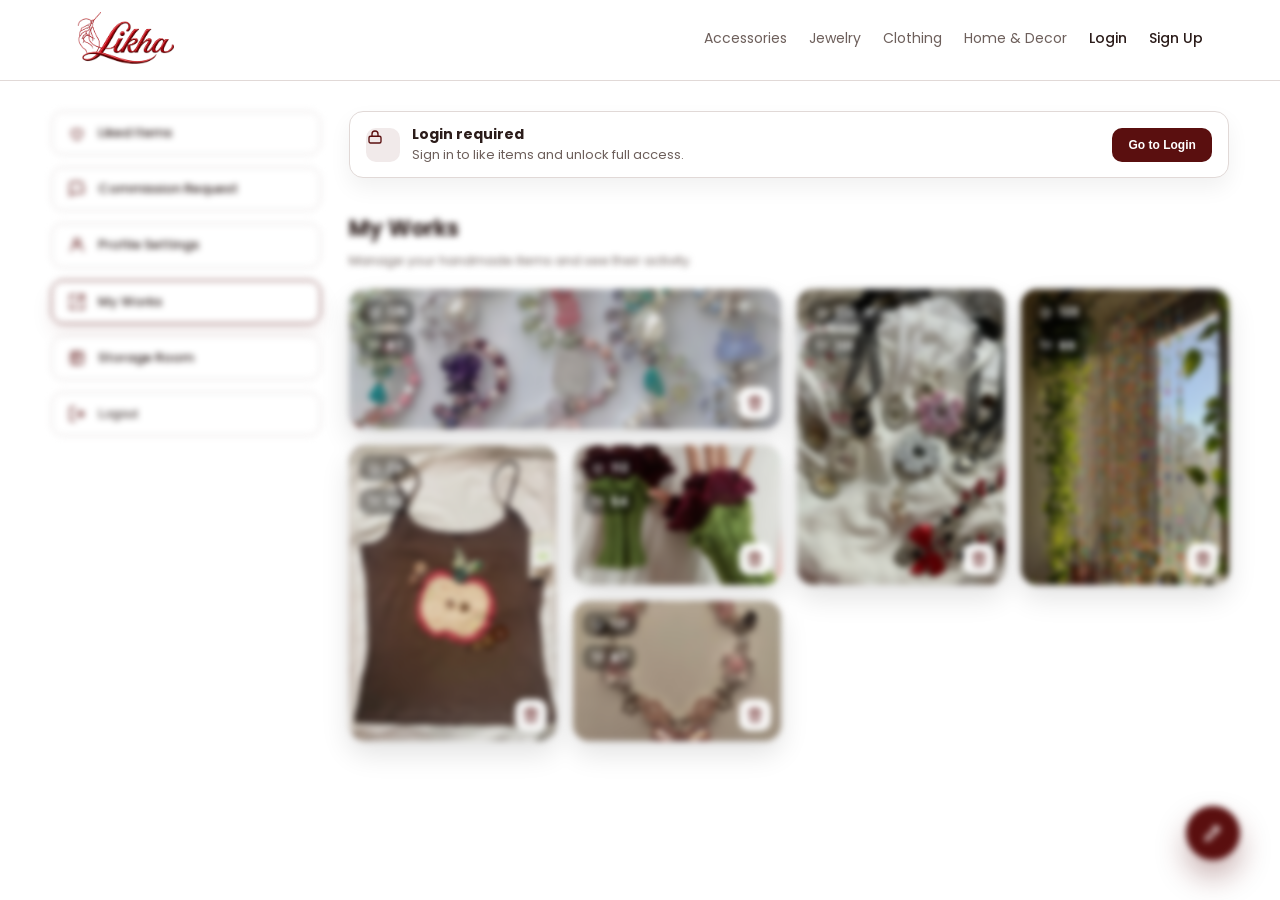
<file: pages/my-works.html>
<!DOCTYPE html>
<html lang="en">
<head>
  <meta charset="UTF-8" />
  <meta name="viewport" content="width=device-width, initial-scale=1.0" />
  <title>Likha | My Works</title>
  <link rel="preconnect" href="https://fonts.googleapis.com" />
  <link rel="preconnect" href="https://fonts.gstatic.com" crossorigin />
  <link
    href="https://fonts.googleapis.com/css2?family=Angkor&family=Poppins:wght@300;400;500;600;700&display=swap"
    rel="stylesheet"
  />
  <link rel="stylesheet" href="../assets/css/dashboard.css?v=20260424-2" />
  <link rel="stylesheet" href="../assets/css/my-works.css" />
</head>
<body data-auth="required">
  <div class="page">
    <header class="topbar" id="topbar">
      <div class="brand">
        <a href="../index.html">
          <img src="../assets/images/ui/logo.png" alt="Likha Logo" class="logo" />
        </a>
      </div>
      <div class="topbar-right">
        <nav class="nav">
        <a href="accessories.html">Accessories</a>
        <a href="jewelry.html">Jewelry</a>
        <a href="clothing.html">Clothing</a>
        <a href="home-decor.html">Home &amp; Decor</a>
        <a href="login.html" class="login">Login</a>
        <a href="sign-up.html" class="signup">Sign Up</a>
      </nav>
        <div class="notif-wrap">
          <button class="notif-btn" type="button" aria-label="Notifications">
            <svg viewBox="0 0 24 24" fill="none" stroke-width="1.8" stroke-linecap="round" stroke-linejoin="round">
              <path d="M18 8a6 6 0 10-12 0c0 7-3 7-3 7h18s-3 0-3-7" />
              <path d="M13.73 21a2 2 0 01-3.46 0" />
            </svg>
          </button>
          <span class="notif-badge">0</span>
          <div class="notif-panel" aria-hidden="true">
            <h4>Recent Activity</h4>
            <div class="notif-list"></div>
          </div>
        </div>
      </div>
    </header>

    <main class="dashboard">
      <aside class="sidebar">
        <a class="side-btn" href="LikedItems.html">
          <span class="side-icon">
            <svg viewBox="0 0 24 24" fill="none" stroke-width="1.8" stroke-linecap="round" stroke-linejoin="round">
              <path d="M12 21s-7-4.35-7-10a4 4 0 017-2 4 4 0 017 2c0 5.65-7 10-7 10z" />
            </svg>
          </span>
          Liked Items
        </a>
        <a class="side-btn" href="commission.html">
          <span class="side-icon">
            <svg viewBox="0 0 24 24" fill="none" stroke-width="1.8" stroke-linecap="round" stroke-linejoin="round">
              <path d="M21 15a2 2 0 01-2 2H7l-4 4V5a2 2 0 012-2h12a2 2 0 012 2z" />
            </svg>
          </span>
          Commission Request
        </a>
        <a class="side-btn" href="profile.html">
          <span class="side-icon">
            <svg viewBox="0 0 24 24" fill="none" stroke-width="1.8" stroke-linecap="round" stroke-linejoin="round">
              <circle cx="12" cy="8" r="4" />
              <path d="M4 20a8 8 0 0116 0" />
            </svg>
          </span>
          Profile Settings
        </a>
        <a class="side-btn active" href="my-works.html">
          <span class="side-icon">
            <svg viewBox="0 0 24 24" fill="none" stroke-width="1.8" stroke-linecap="round" stroke-linejoin="round">
              <path d="M14 3h7v7" />
              <path d="M10 14L21 3" />
              <path d="M21 14v7h-7" />
              <path d="M3 10V3h7" />
              <path d="M3 14v7h7" />
            </svg>
          </span>
          My Works
        </a>
        <a class="side-btn" href="storage-room.html">
          <span class="side-icon">
            <svg viewBox="0 0 24 24" fill="none" stroke-width="1.8" stroke-linecap="round" stroke-linejoin="round">
              <rect x="4" y="4" width="16" height="16" rx="2" />
              <path d="M4 10h16" />
              <path d="M10 4v16" />
            </svg>
          </span>
          Storage Room
        </a>
        <button class="side-btn" type="button" data-logout>
          <span class="side-icon">
            <svg viewBox="0 0 24 24" fill="none" stroke-width="1.8" stroke-linecap="round" stroke-linejoin="round">
              <path d="M9 21H5a2 2 0 01-2-2V5a2 2 0 012-2h4" />
              <path d="M16 17l5-5-5-5" />
              <path d="M21 12H9" />
            </svg>
          </span>
          Logout
        </button>
      </aside>

      <section class="content">
        <div class="content-header">
          <h1>My Works</h1>
          <p>Manage your handmade items and see their activity.</p>
        </div>

        <div class="works-grid" id="worksGrid"></div>
        <button class="add-work-btn" type="button" data-open-modal aria-label="Add product">
          <svg viewBox="0 0 24 24" fill="none" stroke-width="2" stroke-linecap="round" stroke-linejoin="round">
            <path d="M4 20l4-1 11-11-3-3L5 16l-1 4z" />
            <path d="M13 5l3 3" />
          </svg>
        </button>
      </section>
    </main>
  </div>

  <div class="modal" id="workModal" aria-hidden="true">
    <div class="modal-content work-modal" role="dialog" aria-modal="true" aria-labelledby="workModalTitle">
      <button class="modal-close" type="button" data-close-modal aria-label="Close">&times;</button>
      <h2 id="workModalTitle">Add Product</h2>
      <div class="work-form-layout">
        <div class="work-preview">
          <label class="upload-box main-upload">
            <input type="file" id="workImageInput" accept="image/*" />
            <span>Upload Image</span>
            <img id="workPreviewImage" alt="Preview" />
          </label>
        </div>
        <form id="workForm" class="work-form">
          <label class="field">
            Item type
            <input type="text" id="workTitle" placeholder="e.g. Handmade Crochet Wallet" required />
          </label>
          <label class="field">
            Category
            <select id="workCategory">
              <option>Accessories</option>
              <option>Jewelry</option>
              <option>Clothing</option>
              <option>Home &amp; Decor</option>
            </select>
          </label>
          <label class="field">
            Price
            <div class="price-row">
              <span>&#8369;</span>
              <input type="number" id="workPrice" placeholder="0" min="0" />
            </div>
          </label>
          <label class="field">
            Description
            <textarea id="workDescription" rows="4" placeholder="Describe the item and process..."></textarea>
          </label>
          <div class="field">
            <span>Process Gallery</span>
            <div class="process-upload">
              <label class="upload-box">
                <input type="file" class="process-input" accept="image/*" />
                <span>Add step</span>
                <img alt="Process preview" />
              </label>
              <label class="upload-box">
                <input type="file" class="process-input" accept="image/*" />
                <span>Add step</span>
                <img alt="Process preview" />
              </label>
            </div>
          </div>
          <button class="primary-btn publish-btn" type="submit">Publish</button>
        </form>
      </div>
    </div>
  </div>

  <div class="modal" id="workInfoModal" aria-hidden="true">
    <div class="modal-content work-info-modal" role="dialog" aria-modal="true" aria-labelledby="workInfoTitle">
      <button class="modal-close" type="button" data-work-info-close aria-label="Close">&times;</button>
      <h2 id="workInfoTitle">Work Information</h2>
      <div class="work-info-layout">
        <img id="workInfoImage" alt="Work preview" />
        <div class="work-info-copy">
          <div class="work-info-line"><strong>Item:</strong> <span id="workInfoItem"></span></div>
          <div class="work-info-line"><strong>Category:</strong> <span id="workInfoCategory"></span></div>
          <div class="work-info-line"><strong>Price:</strong> <span id="workInfoPrice"></span></div>
          <div class="work-info-line"><strong>Likes:</strong> <span id="workInfoLikes"></span></div>
          <div class="work-info-line"><strong>Add to cart:</strong> <span id="workInfoCarts"></span></div>
          <p id="workInfoDescription"></p>
        </div>
      </div>
    </div>
  </div>

  <script src="../assets/js/store.js"></script>
  <script src="../assets/js/popup.js"></script>
  <script src="../assets/js/activity.js"></script>
  <script src="../assets/js/notifications.js"></script>
  <script src="../assets/js/script.js"></script>
  <script src="../assets/js/auth.js?v=20260424-2"></script>
  <script src="../assets/js/my-works.js"></script>
</body>
</html>
</file>
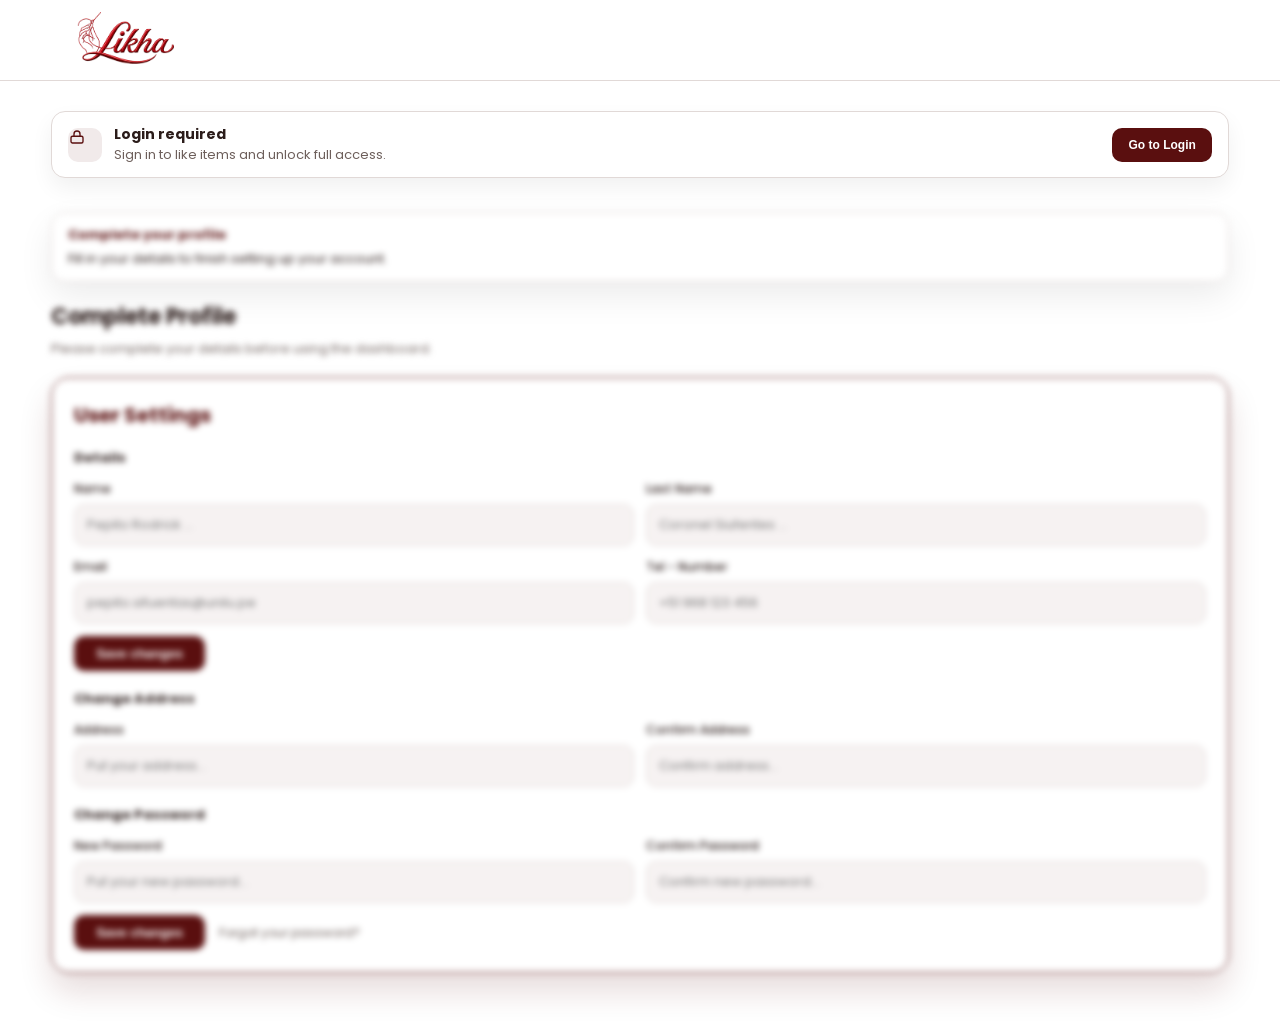
<file: pages/profile.html>
<!DOCTYPE html>
<html lang="en">
<head>
  <meta charset="UTF-8" />
  <meta name="viewport" content="width=device-width, initial-scale=1.0" />
  <title>Likha | Profile Settings</title>
  <link rel="preconnect" href="https://fonts.googleapis.com" />
  <link rel="preconnect" href="https://fonts.gstatic.com" crossorigin />
  <link
    href="https://fonts.googleapis.com/css2?family=Angkor&family=Poppins:wght@300;400;500;600;700&display=swap"
    rel="stylesheet"
  />
  <link rel="stylesheet" href="../assets/css/dashboard.css?v=20260424-2" />
  <link rel="stylesheet" href="../assets/css/profile.css" />
</head>
<body data-auth="required">
  <div class="page">
    <header class="topbar" id="topbar">
      <div class="brand">
        <a href="../index.html">
          <img src="../assets/images/ui/logo.png" alt="Likha Logo" class="logo" />
        </a>
      </div>
      <div class="topbar-right">
        <nav class="nav">
        <a href="accessories.html">Accessories</a>
        <a href="jewelry.html">Jewelry</a>
        <a href="clothing.html">Clothing</a>
        <a href="home-decor.html">Home &amp; Decor</a>
        <a href="login.html" class="login">Login</a>
        <a href="sign-up.html" class="signup">Sign Up</a>
      </nav>
        <div class="notif-wrap">
          <button class="notif-btn" type="button" aria-label="Notifications">
            <svg viewBox="0 0 24 24" fill="none" stroke-width="1.8" stroke-linecap="round" stroke-linejoin="round">
              <path d="M18 8a6 6 0 10-12 0c0 7-3 7-3 7h18s-3 0-3-7" />
              <path d="M13.73 21a2 2 0 01-3.46 0" />
            </svg>
          </button>
          <span class="notif-badge">0</span>
          <div class="notif-panel" aria-hidden="true">
            <h4>Recent Activity</h4>
            <div class="notif-list"></div>
          </div>
        </div>
      </div>
    </header>

    <main class="dashboard">
      <aside class="sidebar">
        <a class="side-btn" href="LikedItems.html">
          <span class="side-icon">
            <svg viewBox="0 0 24 24" fill="none" stroke-width="1.8" stroke-linecap="round" stroke-linejoin="round">
              <path d="M12 21s-7-4.35-7-10a4 4 0 017-2 4 4 0 017 2c0 5.65-7 10-7 10z" />
            </svg>
          </span>
          Liked Items
        </a>
        <a class="side-btn" href="commission.html">
          <span class="side-icon">
            <svg viewBox="0 0 24 24" fill="none" stroke-width="1.8" stroke-linecap="round" stroke-linejoin="round">
              <path d="M21 15a2 2 0 01-2 2H7l-4 4V5a2 2 0 012-2h12a2 2 0 012 2z" />
            </svg>
          </span>
          Commission Request
        </a>
        <a class="side-btn active" href="profile.html">
          <span class="side-icon">
            <svg viewBox="0 0 24 24" fill="none" stroke-width="1.8" stroke-linecap="round" stroke-linejoin="round">
              <circle cx="12" cy="8" r="4" />
              <path d="M4 20a8 8 0 0116 0" />
            </svg>
          </span>
          Profile Settings
        </a>
        <a class="side-btn" href="my-works.html">
          <span class="side-icon">
            <svg viewBox="0 0 24 24" fill="none" stroke-width="1.8" stroke-linecap="round" stroke-linejoin="round">
              <path d="M14 3h7v7" />
              <path d="M10 14L21 3" />
              <path d="M21 14v7h-7" />
              <path d="M3 10V3h7" />
              <path d="M3 14v7h7" />
            </svg>
          </span>
          My Works
        </a>
        <a class="side-btn" href="storage-room.html">
          <span class="side-icon">
            <svg viewBox="0 0 24 24" fill="none" stroke-width="1.8" stroke-linecap="round" stroke-linejoin="round">
              <rect x="4" y="4" width="16" height="16" rx="2" />
              <path d="M4 10h16" />
              <path d="M10 4v16" />
            </svg>
          </span>
          Storage Room
        </a>
        <button class="side-btn" type="button" data-logout>
          <span class="side-icon">
            <svg viewBox="0 0 24 24" fill="none" stroke-width="1.8" stroke-linecap="round" stroke-linejoin="round">
              <path d="M9 21H5a2 2 0 01-2-2V5a2 2 0 012-2h4" />
              <path d="M16 17l5-5-5-5" />
              <path d="M21 12H9" />
            </svg>
          </span>
          Logout
        </button>
      </aside>

      <section class="content">
        <div class="content-header">
          <h1 id="profileHeaderTitle">Profile Settings</h1>
          <p id="profileHeaderSubtitle">Keep your artist information up to date.</p>
        </div>

        <div class="profile-layout">
          <section class="profile-card">
            <div class="profile-avatar-wrap">
              <img
                class="profile-avatar"
                id="profileAvatarImage"
                src="../assets/images/accessories/a.12.jpg"
                alt="Artist profile"
              />
              <button class="avatar-edit-btn" type="button" id="editProfileAvatar">Edit photo</button>
              <input type="file" id="profileAvatarInput" accept="image/*" hidden />
            </div>
            <div class="profile-handle" id="profileHandle">@Winawinawins</div>
            <div class="profile-email" id="profileEmail">user@gmail.com</div>

            <div class="profile-info">
              <h3>Information</h3>
              <div class="info-line"><span>Name:</span> <span id="profileName">Lapuz, Alwina A.</span></div>
              <div class="info-line"><span>Email:</span> <span id="profileEmailInfo">alwinalapuz15@gmail.com</span></div>
              <div class="info-line"><span>Tel:</span> <span id="profileTelInfo">+51 966 696 123</span></div>
              <div class="info-line">
                <span>Address:</span> <span id="profileAddress">62 Bagong taon St. Sta. Tomas, Pasig</span>
              </div>
              <div class="info-line"><span>Short Bio:</span> <span id="profileBio">lovesepag</span></div>
            </div>
          </section>

          <section class="settings-card">
            <h2>User Settings</h2>

            <div class="settings-section">
              <h3>Details</h3>
              <div class="form-grid">
                <label class="input-field">
                  Name
                  <input type="text" id="profileFirstName" placeholder="Pepito Rodrick ..." />
                </label>
                <label class="input-field">
                  Last Name
                  <input type="text" id="profileLastName" placeholder="Coronel Siufentes ..." />
                </label>
                <label class="input-field">
                  Email
                  <input type="email" id="profileEmailInput" placeholder="pepito.sifuentas@unilu.pe" />
                </label>
                <label class="input-field">
                  Tel - Number
                  <input type="text" id="profileTelInput" placeholder="+51 968 123 456" />
                </label>
              </div>
              <button class="primary-btn save-btn" type="button" data-save-profile>Save changes</button>
            </div>

            <div class="settings-section">
              <h3>Change Address</h3>
              <div class="form-grid">
                <label class="input-field">
                  Address
                  <input type="text" id="profileAddressInput" placeholder="Put your address..." />
                </label>
                <label class="input-field">
                  Confirm Address
                  <input type="text" id="profileAddressConfirm" placeholder="Confirm address..." />
                </label>
              </div>
            </div>

            <div class="settings-section">
              <h3>Change Password</h3>
              <div class="form-grid">
                <label class="input-field">
                  New Password
                  <input type="password" id="profilePassword" placeholder="Put your new password..." />
                </label>
                <label class="input-field">
                  Confirm Password
                  <input type="password" id="profilePasswordConfirm" placeholder="Confirm new password..." />
                </label>
              </div>
              <div class="settings-actions">
                <button class="primary-btn save-btn" type="button" data-save-profile>Save changes</button>
                <a class="forgot-link" href="#">Forgot your password?</a>
              </div>
            </div>
          </section>
        </div>
      </section>
    </main>
  </div>

  <script src="../assets/js/store.js"></script>
  <script src="../assets/js/popup.js"></script>
  <script src="../assets/js/activity.js"></script>
  <script src="../assets/js/notifications.js"></script>
  <script src="../assets/js/script.js"></script>
  <script src="../assets/js/profile-setup.js"></script>
  <script src="../assets/js/auth.js?v=20260424-2"></script>
</body>
</html>
</file>
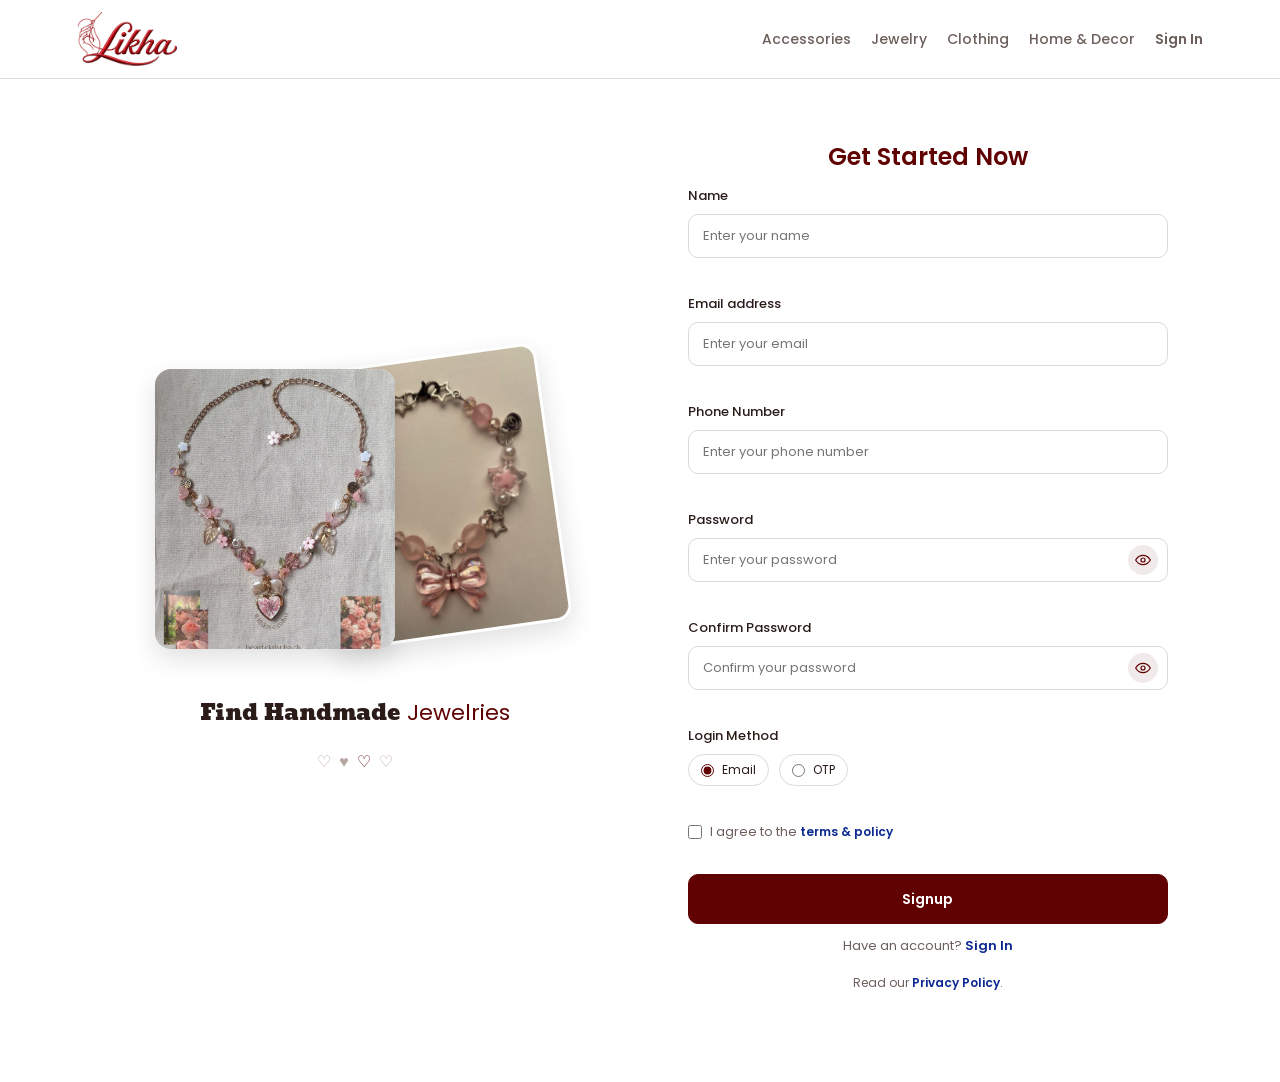
<file: pages/sign-up.html>
<!DOCTYPE html>
<html lang="en">
<head>
  <meta charset="UTF-8" />
  <meta name="viewport" content="width=device-width, initial-scale=1.0" />
  <title>Likha | Sign Up</title>
  <link rel="preconnect" href="https://fonts.googleapis.com" />
  <link rel="preconnect" href="https://fonts.gstatic.com" crossorigin />
  <link
    href="https://fonts.googleapis.com/css2?family=Angkor&family=Poppins:wght@300;400;500;600;700&display=swap"
    rel="stylesheet"
  />
  <link rel="stylesheet" href="../assets/css/sign-up.css" />
  <script src="https://code.jquery.com/jquery-3.7.1.min.js"></script>
</head>
<body>
  <header class="topbar" id="topbar">
    <div class="brand">
      <a href="../index.html">
        <img src="../assets/images/ui/logo.png" alt="Likha Logo" class="logo">
      </a>
    </div>
      <nav class="nav">
        <a href="accessories.html">Accessories</a>
        <a href="jewelry.html">Jewelry</a>
        <a href="clothing.html">Clothing</a>
        <a href="home-decor.html">Home &amp; Decor</a>
        <a href="login.html" class="login">Sign In</a>
      </nav>
  </header>

  <main class="auth">
    <section class="auth-media">
      <div class="media-stack auto-morph" data-start="2" data-interval="5200">
        <div class="media-card primary">
          <img src="../assets/images/accessories/a.12.jpg" alt="Pink charm necklace">
        </div>
        <div class="media-card secondary">
          <img src="../assets/images/products/bracelet.jpg" alt="Star charm bracelet">
        </div>
      </div>
      <p class="media-title">Find Handmade <span>Jewelries</span></p>
      <div class="media-hearts" aria-hidden="true">
        <span class="heart">&#9825;</span>
        <span class="heart filled">&#9829;</span>
        <span class="heart">&#9825;</span>
        <span class="heart">&#9825;</span>
      </div>
    </section>

    <section class="auth-form">
      <h1 class="form-title">Get Started Now</h1>

      <form id="signupForm">
        <div class="input-group">
          <label class="input-label" for="name">Name</label>
          <input
            type="text"
            class="input-field"
            id="name"
            placeholder="Enter your name"
            required
          >
          <div class="field-error" data-error-for="name"></div>
        </div>

        <div class="input-group">
          <label class="input-label" for="email">Email address</label>
          <input
            type="email"
            class="input-field"
            id="email"
            placeholder="Enter your email"
            required
          >
          <div class="field-error" data-error-for="email"></div>
        </div>

        <div class="input-group">
          <label class="input-label" for="phone">Phone Number</label>
          <input
            type="tel"
            class="input-field"
            id="phone"
            placeholder="Enter your phone number"
            required
          >
          <div class="field-error" data-error-for="phone"></div>
        </div>

        <div class="input-group">
          <label class="input-label" for="password">Password</label>
          <div class="password-field">
            <input
              type="password"
              class="input-field"
              id="password"
              placeholder="Enter your password"
              required
            >
            <button
              type="button"
              class="toggle-pass"
              data-toggle-password
              data-target="password"
              aria-label="Show password"
            >
              <svg viewBox="0 0 24 24" fill="none" stroke-width="1.8" stroke-linecap="round" stroke-linejoin="round">
                <path d="M1 12s4-7 11-7 11 7 11 7-4 7-11 7-11-7-11-7z" />
                <circle cx="12" cy="12" r="3" />
              </svg>
            </button>
          </div>
          <div class="field-error" data-error-for="password"></div>
        </div>

        <div class="input-group">
          <label class="input-label" for="confirmPassword">Confirm Password</label>
          <div class="password-field">
            <input
              type="password"
              class="input-field"
              id="confirmPassword"
              placeholder="Confirm your password"
              required
            >
            <button
              type="button"
              class="toggle-pass"
              data-toggle-password
              data-target="confirmPassword"
              aria-label="Show password"
            >
              <svg viewBox="0 0 24 24" fill="none" stroke-width="1.8" stroke-linecap="round" stroke-linejoin="round">
                <path d="M1 12s4-7 11-7 11 7 11 7-4 7-11 7-11-7-11-7z" />
                <circle cx="12" cy="12" r="3" />
              </svg>
            </button>
          </div>
          <div class="field-error" data-error-for="confirmPassword"></div>
        </div>

        <div class="input-group">
          <label class="input-label">Login Method</label>
          <div class="option-row">
            <label class="option-chip">
              <input type="radio" name="loginMethod" value="email" checked>
              <span>Email</span>
            </label>
            <label class="option-chip">
              <input type="radio" name="loginMethod" value="otp">
              <span>OTP</span>
            </label>
          </div>
          <div class="field-error" data-error-for="loginMethod"></div>
        </div>

        <div class="checkbox-group">
          <input type="checkbox" id="terms" class="checkbox-input" required>
          <label for="terms" class="checkbox-label">
            I agree to the
            <button type="button" class="policy-link" data-modal-target="#termsModal">terms &amp; policy</button>
          </label>
        </div>
        <div class="field-error" data-error-for="terms"></div>

        <button type="submit" class="primary-btn">Signup</button>
        <div class="error-message" id="errorMessage"></div>
      </form>

      <p class="helper-text">
        Have an account?
        <a href="login.html" class="helper-link">Sign In</a>
      </p>
      <p class="policy-row">
        Read our
        <button type="button" class="policy-link" data-modal-target="#privacyModal">Privacy Policy</button>.
      </p>
    </section>
  </main>

  <div class="modal" id="termsModal" aria-hidden="true">
    <div class="modal-content" role="dialog" aria-modal="true" aria-labelledby="termsTitle">
      <button class="modal-close" type="button" data-modal-close aria-label="Close">&times;</button>
      <h2 id="termsTitle">Terms &amp; Policy</h2>
      <p>
        By creating an account, you agree to use Likha responsibly and respect the creators on the
        platform. Listings are handmade and may vary per artist availability.
      </p>
      <p>
        We may review or remove content that violates community rules. Please keep all transactions
        honest and respectful.
      </p>
    </div>
  </div>

  <div class="modal" id="privacyModal" aria-hidden="true">
    <div class="modal-content" role="dialog" aria-modal="true" aria-labelledby="privacyTitle">
      <button class="modal-close" type="button" data-modal-close aria-label="Close">&times;</button>
      <h2 id="privacyTitle">Privacy Policy</h2>
      <p>
        We collect only the information needed to create your account and support your experience.
        Your data is never sold to third parties.
      </p>
      <p>
        You can request updates or deletion of your account by contacting our support team.
      </p>
    </div>
  </div>

  <script src="../assets/js/store.js"></script>
  <script src="../assets/js/popup.js"></script>
  <script src="../assets/js/signup-script.js"></script>
  <script src="../assets/js/morph-sets.js"></script>
  <script src="../assets/js/modal.js"></script>
</body>
</html>
</file>
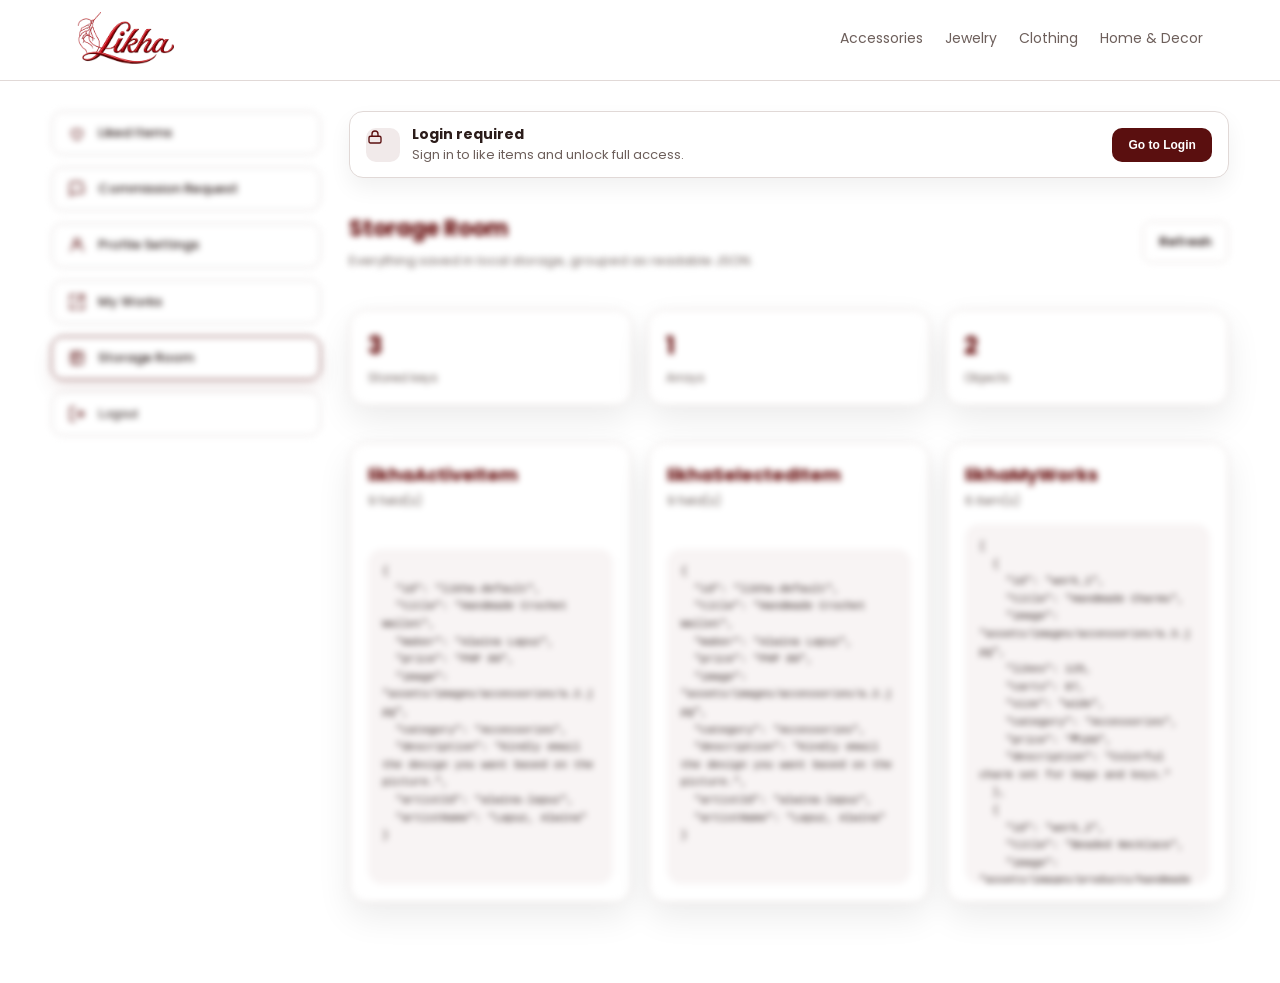
<file: pages/storage-room.html>
<!DOCTYPE html>
<html lang="en">
<head>
  <meta charset="UTF-8" />
  <meta name="viewport" content="width=device-width, initial-scale=1.0" />
  <title>Likha | Storage Room</title>
  <link rel="preconnect" href="https://fonts.googleapis.com" />
  <link rel="preconnect" href="https://fonts.gstatic.com" crossorigin />
  <link
    href="https://fonts.googleapis.com/css2?family=Angkor&family=Poppins:wght@300;400;500;600;700&display=swap"
    rel="stylesheet"
  />
  <link rel="stylesheet" href="../assets/css/dashboard.css" />
  <link rel="stylesheet" href="../assets/css/storage-room.css" />
</head>
<body data-auth="required">
  <div class="page">
    <header class="topbar" id="topbar">
      <div class="brand">
        <a href="../index.html">
          <img src="../assets/images/ui/logo.png" alt="Likha Logo" class="logo" />
        </a>
      </div>
      <div class="topbar-right">
        <nav class="nav">
          <a href="accessories.html">Accessories</a>
          <a href="jewelry.html">Jewelry</a>
          <a href="clothing.html">Clothing</a>
          <a href="home-decor.html">Home &amp; Decor</a>
        </nav>
        <div class="notif-wrap">
          <button class="notif-btn" type="button" aria-label="Notifications">
            <svg viewBox="0 0 24 24" fill="none" stroke-width="1.8" stroke-linecap="round" stroke-linejoin="round">
              <path d="M18 8a6 6 0 10-12 0c0 7-3 7-3 7h18s-3 0-3-7" />
              <path d="M13.73 21a2 2 0 01-3.46 0" />
            </svg>
          </button>
          <span class="notif-badge">0</span>
          <div class="notif-panel" aria-hidden="true">
            <h4>Recent Activity</h4>
            <div class="notif-list"></div>
          </div>
        </div>
      </div>
    </header>

    <main class="dashboard">
      <aside class="sidebar">
        <a class="side-btn" href="LikedItems.html">
          <span class="side-icon">
            <svg viewBox="0 0 24 24" fill="none" stroke-width="1.8" stroke-linecap="round" stroke-linejoin="round">
              <path d="M12 21s-7-4.35-7-10a4 4 0 017-2 4 4 0 017 2c0 5.65-7 10-7 10z" />
            </svg>
          </span>
          Liked Items
        </a>
        <a class="side-btn" href="commission.html">
          <span class="side-icon">
            <svg viewBox="0 0 24 24" fill="none" stroke-width="1.8" stroke-linecap="round" stroke-linejoin="round">
              <path d="M21 15a2 2 0 01-2 2H7l-4 4V5a2 2 0 012-2h12a2 2 0 012 2z" />
            </svg>
          </span>
          Commission Request
        </a>
        <a class="side-btn" href="profile.html">
          <span class="side-icon">
            <svg viewBox="0 0 24 24" fill="none" stroke-width="1.8" stroke-linecap="round" stroke-linejoin="round">
              <circle cx="12" cy="8" r="4" />
              <path d="M4 20a8 8 0 0116 0" />
            </svg>
          </span>
          Profile Settings
        </a>
        <a class="side-btn" href="my-works.html">
          <span class="side-icon">
            <svg viewBox="0 0 24 24" fill="none" stroke-width="1.8" stroke-linecap="round" stroke-linejoin="round">
              <path d="M14 3h7v7" />
              <path d="M10 14L21 3" />
              <path d="M21 14v7h-7" />
              <path d="M3 10V3h7" />
              <path d="M3 14v7h7" />
            </svg>
          </span>
          My Works
        </a>
        <a class="side-btn active" href="storage-room.html">
          <span class="side-icon">
            <svg viewBox="0 0 24 24" fill="none" stroke-width="1.8" stroke-linecap="round" stroke-linejoin="round">
              <rect x="4" y="4" width="16" height="16" rx="2" />
              <path d="M4 10h16" />
              <path d="M10 4v16" />
            </svg>
          </span>
          Storage Room
        </a>
        <button class="side-btn" type="button" data-logout>
          <span class="side-icon">
            <svg viewBox="0 0 24 24" fill="none" stroke-width="1.8" stroke-linecap="round" stroke-linejoin="round">
              <path d="M9 21H5a2 2 0 01-2-2V5a2 2 0 012-2h4" />
              <path d="M16 17l5-5-5-5" />
              <path d="M21 12H9" />
            </svg>
          </span>
          Logout
        </button>
      </aside>

      <section class="content">
        <div class="content-header storage-header">
          <div>
            <h1>Storage Room</h1>
            <p>Everything saved in local storage, grouped as readable JSON.</p>
          </div>
          <button type="button" class="refresh-btn" id="refreshStorage">Refresh</button>
        </div>

        <div class="storage-summary" id="storageSummary"></div>
        <div class="storage-grid" id="storageGrid"></div>
      </section>
    </main>
  </div>

  <script src="../assets/js/store.js"></script>
  <script src="../assets/js/popup.js"></script>
  <script src="../assets/js/activity.js"></script>
  <script src="../assets/js/notifications.js"></script>
  <script src="../assets/js/script.js"></script>
  <script src="../assets/js/auth.js?v=20260424-2"></script>
  <script src="../assets/js/storage-room.js"></script>
</body>
</html>
</file>
<file: assets/css/site.css>
@import url("https://fonts.googleapis.com/css2?family=Angkor&family=Poppins:wght@300;400;500;600;700&display=swap");

:root {
  --text: #2b1c1a;
  --muted: #6d5f5b;
  --accent: #5a0f0f;
  --border: #e1d9d7;
}

* {
  margin: 0;
  padding: 0;
  box-sizing: border-box;
  font-family: "Poppins", sans-serif;
}

body {
  background: #f5f5f5;
  color: var(--text);
}

body.modal-open {
  overflow: hidden;
}

.topbar {
  display: flex;
  align-items: center;
  justify-content: space-between;
  gap: 24px;
  padding: 12px 6vw 16px;
  position: sticky;
  top: 0;
  z-index: 20;
  background: rgba(255, 255, 255, 0.96);
  backdrop-filter: blur(10px);
  border-bottom: 1px solid var(--border);
  transition: box-shadow 0.3s ease, background 0.3s ease;
}

.topbar.scrolled {
  box-shadow: 0 10px 22px rgba(0, 0, 0, 0.08);
  background: rgba(255, 255, 255, 0.96);
}

.topbar-actions {
  display: flex;
  align-items: center;
  gap: 16px;
  flex-wrap: wrap;
}

.inbox-btn {
  width: 38px;
  height: 38px;
  border-radius: 50%;
  border: 1px solid var(--border);
  background: #ffffff;
  display: grid;
  place-items: center;
  cursor: pointer;
  position: relative;
  transition: transform 0.2s ease, box-shadow 0.2s ease;
}

.inbox-btn:hover {
  transform: translateY(-1px);
  box-shadow: 0 8px 16px rgba(0, 0, 0, 0.08);
}

.inbox-btn svg {
  width: 18px;
  height: 18px;
  stroke: var(--accent);
}

.inbox-badge {
  position: absolute;
  top: -4px;
  right: -4px;
  background: var(--accent);
  color: #ffffff;
  font-size: 10px;
  padding: 2px 6px;
  border-radius: 999px;
}

body:not(.logged-in) .inbox-btn,
body:not(.logged-in) .inbox-badge {
  display: none !important;
}

.nav {
  display: flex;
  gap: 22px;
  font-size: 14px;
  color: var(--muted);
  align-items: center;
  flex-wrap: wrap;
}

.nav a {
  text-decoration: none;
  color: inherit;
  font-weight: 500;
  margin: 0;
}

.nav a:hover,
.nav a:focus-visible,
.nav a.active {
  color: var(--text);
}

.nav .dashboard-link {
  color: var(--accent);
  font-weight: 600;
}

.nav .login {
  color: var(--text);
  font-weight: 500;
}

.nav .signup {
  color: var(--text);
  font-weight: 500;
}


.navbar {
  border-bottom: 1px solid #ddd;
  display: flex;
  justify-content: space-between;
  align-items: center;
  padding: 15px 5%;
  background-color: #ffffff;
}

.logo {
  height: 52px;     /* control logo size */
  width: auto;      /* keeps proportions */
  display: block;
}

.nav-links {
  list-style: none;
  display: flex;
  gap: 30px;
}

.nav-links a {
  text-decoration: none;
  color: #4a0e0e;
  font-weight: 500;
}

@media (min-width: 900px) {
  .navbar {
    flex-direction: row;
    justify-content: space-between;
    padding: 16px 40px;
  }
  nav { display: flex; gap: 20px; }
}

nav a {
  margin-left: 0;
  text-decoration: none;
  color: var(--muted);
  font-weight: 500;
}

nav a:hover { color: var(--text); }
.login { font-weight: bold; }

/* --- NEW HERO FEATURE CARD --- */
.hero {
  padding: 40px 5%;   /* reduced from 60px */
  display: flex;
  justify-content: center;
  background-color: #ffffff;
}

.hero-inner {
  background-color: #ede7e6;
  border-radius: 40px;     /* slightly smaller */
  display: flex;
  align-items: center;
  width: 100%;
  max-width: 1200px;
  padding: 50px;           /* reduced from 80px */
  gap: 30px;               /* slightly tighter spacing */
  /* reduced from 600px */
  text-align: left;
}

.hero-gif-container {
flex: 0 0 380px;
  display: flex;
  justify-content: center;  /* centers GIF horizontally */
}

.hero-gif {
  width: 60%;
  height: auto;            /* better proportion (40% was very small) */
  border-radius: 20px;
  display: inline-block;
  align-self: center;
}

.hero-content {
  flex: 1;
}

.hero h1 {
  font-family: 'Georgia', serif;
  font-size: 2.4rem;       /* slightly smaller */
  color: #4a0e0e;
  margin-bottom: 15px;
  line-height: 1.2;
}

.hero p {
  font-size: 1rem;         /* slightly smaller */
  line-height: 1.5;
  color: #5b1a1a;
  margin-bottom: 20px;
}


/* Responsive: Stacks GIF on top of text for mobile */
@media (max-width: 900px) {
  .topbar {
    flex-direction: column;
    align-items: flex-start;
    gap: 12px;
  }

  .topbar-actions {
    width: 100%;
    justify-content: space-between;
  }

  .nav {
    row-gap: 10px;
    font-size: 13px;
  }

  .hero-inner {
    flex-direction: column;
    padding: 30px;
    border-radius: 30px;
    text-align: center;
  }
  .hero-gif-container {
    width: 100%;
  }
}

.container {
  padding: 12px 16px;
  max-width: none;
  width: 100%;
  margin: 0;
  background-color: #fff;
}

.grid {
  column-count: 5;
  column-gap: 12px;
  width: auto;
}

@media (max-width: 1400px) { .grid { column-count: 4; } }
@media (max-width: 1200px) { .grid { column-count: 3; } }
@media (max-width: 768px)  { .grid { column-count: 2; column-gap:10px; } }
@media (max-width: 480px)  { .grid { column-count: 1; column-gap:8px; } }

.card {
  position: relative;
  background: #fff;
  border-radius: 12px;
  overflow: hidden;
  box-shadow: 0 2px 8px rgba(0,0,0,0.08);
  margin-bottom: 16px;
  break-inside: avoid;
  transition: transform 0.18s, box-shadow 0.18s;
  cursor: pointer;
}

.card:hover { transform: translateY(-5px); box-shadow: 0 8px 18px rgba(0,0,0,0.12); }

.card img {
  width: auto;
  height: auto;
  max-width: 100%;
  display: block;
}

body.locked .grid {
  filter: blur(3px);
}

.lock-banner {
  display: flex;
  align-items: center;
  justify-content: space-between;
  gap: 18px;
  padding: 12px 16px;
  margin-bottom: 16px;
  border: 1px solid var(--border);
  border-radius: 14px;
  background: #ffffff;
  color: var(--text);
  box-shadow: 0 10px 22px rgba(0, 0, 0, 0.06);
}

.lock-info {
  display: flex;
  align-items: center;
  gap: 12px;
  font-size: 13px;
  color: var(--muted);
}

.lock-info strong {
  color: var(--text);
  display: block;
  font-size: 14px;
}

.lock-info span {
  display: block;
}

.lock-icon {
  width: 34px;
  height: 34px;
  border-radius: 10px;
  background: #f1eaea;
  display: grid;
  place-items: center;
  color: var(--accent);
}

.lock-icon svg {
  width: 18px;
  height: 18px;
  stroke: var(--accent);
}

.lock-action {
  border: none;
  border-radius: 10px;
  background: var(--accent);
  color: #ffffff;
  font-size: 12px;
  padding: 10px 16px;
  cursor: pointer;
  font-weight: 600;
}

.auth-modal {
  position: fixed;
  inset: 0;
  display: none;
  align-items: center;
  justify-content: center;
  background: rgba(0, 0, 0, 0.45);
  padding: 24px;
  z-index: 60;
}

.auth-modal.active {
  display: flex;
}

.auth-modal-content {
  position: relative;
  width: min(420px, 92vw);
  background: #ffffff;
  border-radius: 18px;
  padding: 24px 24px 20px;
  text-align: center;
  box-shadow: 0 22px 50px rgba(0, 0, 0, 0.2);
}

.auth-modal-content h2 {
  margin: 0 0 8px;
  font-size: 20px;
  color: var(--accent);
}

.auth-modal-content p {
  margin: 0 0 18px;
  color: var(--muted);
  font-size: 13px;
  line-height: 1.6;
}

.auth-modal-action {
  display: inline-flex;
  align-items: center;
  justify-content: center;
  padding: 10px 18px;
  background: var(--accent);
  color: #ffffff;
  border-radius: 10px;
  font-weight: 600;
  font-size: 13px;
}

.auth-modal-close {
  position: absolute;
  top: 12px;
  right: 12px;
  width: 32px;
  height: 32px;
  border-radius: 50%;
  border: none;
  background: #f1eaea;
  color: var(--text);
  font-size: 18px;
  cursor: pointer;
}

.inbox-panel {
  position: fixed;
  top: 0;
  right: -360px;
  width: min(320px, 90vw);
  height: 100vh;
  background: #ffffff;
  box-shadow: -10px 0 24px rgba(0, 0, 0, 0.16);
  transition: right 0.3s ease;
  z-index: 70;
  display: flex;
  flex-direction: column;
  padding: 20px 18px;
  gap: 18px;
}

.inbox-panel.open {
  right: 0;
}

.inbox-overlay {
  position: fixed;
  inset: 0;
  background: rgba(0, 0, 0, 0.35);
  opacity: 0;
  pointer-events: none;
  transition: opacity 0.2s ease;
  z-index: 60;
}

.inbox-overlay.open {
  opacity: 1;
  pointer-events: auto;
}

.inbox-header {
  display: flex;
  align-items: center;
  justify-content: space-between;
  gap: 12px;
}

.inbox-header h3 {
  margin: 0;
  font-size: 16px;
  color: var(--accent);
}

.inbox-header p {
  margin: 4px 0 0;
  font-size: 12px;
  color: var(--muted);
}

.inbox-close {
  width: 32px;
  height: 32px;
  border-radius: 50%;
  border: none;
  background: #f1eaea;
  cursor: pointer;
  font-size: 18px;
}

.inbox-section h4 {
  margin: 0 0 10px;
  font-size: 13px;
  color: var(--text);
}

.inbox-list {
  display: flex;
  flex-direction: column;
  gap: 10px;
}

.inbox-item {
  display: grid;
  grid-template-columns: 52px 1fr auto;
  gap: 10px;
  align-items: center;
  padding: 8px;
  border-radius: 12px;
  border: 1px solid var(--border);
  background: #ffffff;
  cursor: pointer;
  transition: transform 0.2s ease, box-shadow 0.2s ease;
}

.inbox-item:hover {
  transform: translateY(-1px);
  box-shadow: 0 10px 20px rgba(0, 0, 0, 0.08);
}

.inbox-item img {
  width: 52px;
  height: 52px;
  border-radius: 10px;
  object-fit: cover;
}

.inbox-title {
  font-size: 13px;
  font-weight: 600;
  color: var(--text);
}

.inbox-meta {
  font-size: 11px;
  color: var(--muted);
}

.inbox-price {
  font-size: 12px;
  color: var(--accent);
  font-weight: 600;
}

.inbox-empty {
  font-size: 12px;
  color: var(--muted);
  padding: 8px 0;
}

body.panel-open {
  overflow: hidden;
}


.overlay {
  position: absolute;
  bottom: 0;
  width: 100%;
  padding: 12px;
  background: linear-gradient(to top, rgba(0,0,0,0.7), transparent);
  color: #fff;
  opacity: 0;
  transition: opacity 0.25s ease;
}

.card:hover .overlay { opacity: 1; }
.overlay span { display:block; font-size:0.85rem; }
.overlay strong { font-size:1rem; font-weight:600; }


.like {
  position: absolute;
  top: 8px;
  right: 8px;
  border: none;
  background: rgba(255,255,255,0.95);
  border-radius: 50%;
  width: 36px;
  height: 36px;
  cursor: pointer;
  font-size: 1.1rem;
  display: flex;
  align-items: center;
  justify-content: center;
  opacity: 0;
  transition: opacity 0.25s ease, transform 0.12s;
}

.card:hover .like { opacity: 1; }
.like:hover { transform: scale(1.05); }
.like.active { color: #e60023; }
.like.pulse { animation: likePulse 0.45s ease; }

@keyframes likePulse {
  0% { transform: scale(1); }
  50% { transform: scale(1.25); }
  100% { transform: scale(1); }
}


.about-section { background:#fff; padding:28px 16px; color:#444; }
.about-inner {
  max-width: 1100px;
  padding: 12px 16px;
  margin: 0 auto;
  text-align: center;
}

.features {
  margin-top: 12px;
  color: #555;
  display: inline-block; 
  text-align: left;
  padding-left: 20px;
}


.contact-inner {
  max-width: 700px;
  padding: 12px 16px;
  margin: 0 auto;
  text-align: center;
}

.contact-inner form {
  display: flex;
  flex-direction: column;
  gap: 10px;
  align-items: center;
}

.contact-inner label {
  width: 100%;
  max-width: 420px;
  display: flex;
  flex-direction: column;
  gap: 6px;
  align-items: center; 
  margin: 0 auto;
}

.contact-inner label > input {
  width: 100%;
  box-sizing: border-box;
}

.contact-section { background: #fff; padding: 28px 16px; }
.contact-inner { max-width:700px; padding:12px 16px; }
.contact-inner form { display:flex; flex-direction:column; gap:10px; }
.contact-inner label { font-size:0.95rem; color:#333; display:flex; flex-direction:column; gap:6px; }
.contact-inner input { padding:8px 10px; border:1px solid #ddd; border-radius:6px; }
.submit {
  background:#b02a2a; color:#fff; border:none; padding:10px 14px; border-radius:8px; cursor:pointer;
}

.about-section h2,
.contact-section h2 {
  text-align: center;
}

.footer {
  background-color: #7b0000; /* maroon */
  color: white;
  padding: 15px 40px;
  font-family: Arial, sans-serif;
}

.footer-container {
  display: flex;
  justify-content: space-between;
  align-items: center;
  flex-wrap: wrap;
}

.footer-left {
  display: flex;
  align-items: center;
  gap: 20px;
}

.social-icons a img {
  width: 32px;      /* adjust size as needed */
  height: 32px;
  margin-right: 12px;
  transition: transform 0.3s ease;
}

.social-icons a:hover img {
  transform: scale(1.2);  /* makes it pop on hover */
}

.footer-links a {
  color: white;
  text-decoration: none;
  font-size: 14px;
}

.footer-links span {
  margin: 0 8px;
  color: white;
}

.footer-links a:hover {
  text-decoration: underline;
}

.footer-right {
  font-size: 14px;
}

@media (max-width:600px) {
  .hero h1 { font-size:1.5rem; }
  .grid { column-gap:10px; }
  nav a { margin-left:10px; font-size:0.95rem; }
}
</file>
<file: assets/css/dashboard.css>
:root {
  --bg: #ffffff;
  --card: #f1eaea;
  --text: #2b1c1a;
  --muted: #6d5f5b;
  --accent: #5a0f0f;
  --border: #e1d9d7;
  --shadow: 0 14px 34px rgba(0, 0, 0, 0.08);
}

*,
*::before,
*::after {
  box-sizing: border-box;
}

body {
  margin: 0;
  font-family: "Poppins", sans-serif;
  color: var(--text);
  background: var(--bg);
}

body.modal-open {
  overflow: hidden;
}

a {
  color: inherit;
  text-decoration: none;
}

.page {
  width: 100%;
  margin: 0;
  padding: 0;
}

body.locked .dashboard .sidebar,
body.locked .dashboard .content > :not(.lock-banner) {
  filter: blur(3px);
  pointer-events: none;
  user-select: none;
}

.topbar {
  display: flex;
  align-items: center;
  justify-content: space-between;
  gap: 24px;
  padding: 12px 6vw 16px;
  border-bottom: 1px solid var(--border);
  background: rgba(255, 255, 255, 0.96);
  position: sticky;
  top: 0;
  z-index: 20;
  transition: box-shadow 0.3s ease;
}

.topbar.scrolled {
  box-shadow: 0 10px 22px rgba(0, 0, 0, 0.08);
}

.logo {
  height: 52px;
  width: auto;
  display: block;
}

.topbar-right {
  display: flex;
  align-items: center;
  gap: 18px;
}

.nav {
  display: flex;
  gap: 22px;
  font-size: 14px;
  color: var(--muted);
  align-items: center;
  flex-wrap: wrap;
}

.nav a:hover,
.nav a:focus-visible,
.nav a.active {
  color: var(--text);
}

.nav .dashboard-link {
  color: var(--accent);
  font-weight: 600;
}

.nav .login {
  color: var(--text);
  font-weight: 500;
}

.nav .signup {
  color: var(--text);
  font-weight: 500;
}

.notif-btn {
  width: 36px;
  height: 36px;
  border-radius: 50%;
  border: 1px solid var(--border);
  background: #ffffff;
  display: grid;
  place-items: center;
  cursor: pointer;
  transition: box-shadow 0.2s ease, transform 0.2s ease;
}

.notif-wrap {
  position: relative;
  display: inline-flex;
  align-items: center;
}

.notif-badge {
  position: absolute;
  top: -4px;
  right: -4px;
  background: var(--accent);
  color: #ffffff;
  font-size: 10px;
  padding: 2px 6px;
  border-radius: 999px;
  line-height: 1;
  display: none;
}

body:not(.logged-in) .notif-wrap {
  display: none !important;
}

.notif-btn:hover {
  transform: translateY(-1px);
  box-shadow: 0 8px 16px rgba(0, 0, 0, 0.08);
}

.notif-btn svg {
  width: 18px;
  height: 18px;
  stroke: var(--accent);
}

.notif-panel {
  position: absolute;
  top: calc(100% + 10px);
  right: 0;
  width: min(280px, 80vw);
  background: #ffffff;
  border: 1px solid var(--border);
  border-radius: 14px;
  box-shadow: 0 16px 30px rgba(0, 0, 0, 0.12);
  padding: 14px;
  opacity: 0;
  transform: translateY(8px);
  pointer-events: none;
  transition: opacity 0.2s ease, transform 0.2s ease;
  z-index: 30;
}

.notif-panel.open {
  opacity: 1;
  transform: translateY(0);
  pointer-events: auto;
}

.notif-panel h4 {
  margin: 0 0 8px;
  font-size: 13px;
  color: var(--accent);
}

.notif-list {
  display: flex;
  flex-direction: column;
  gap: 10px;
  max-height: 260px;
  overflow-y: auto;
  padding-right: 4px;
}

.notif-item {
  border: 1px solid var(--border);
  border-radius: 10px;
  padding: 8px 10px;
  font-size: 12px;
  background: #ffffff;
}

.notif-item.clickable {
  cursor: pointer;
  transition: transform 0.2s ease, box-shadow 0.2s ease;
}

.notif-item.clickable:hover {
  transform: translateY(-1px);
  box-shadow: 0 10px 20px rgba(0, 0, 0, 0.08);
}

.notif-message {
  font-weight: 600;
  color: var(--text);
  margin-bottom: 4px;
}

.notif-time {
  font-size: 11px;
  color: var(--muted);
}

.notif-empty {
  font-size: 12px;
  color: var(--muted);
  padding: 8px 0;
}

.activity-item-modal {
  display: grid;
  grid-template-columns: minmax(120px, 170px) 1fr;
  gap: 14px;
  align-items: start;
}

.activity-item-modal img {
  width: 100%;
  border-radius: 12px;
  display: block;
  box-shadow: 0 10px 22px rgba(0, 0, 0, 0.12);
}

.activity-item-copy {
  display: grid;
  gap: 6px;
  font-size: 13px;
  color: var(--muted);
}

.activity-item-copy h3 {
  margin: 0;
  font-size: 18px;
  color: var(--accent);
}

.activity-item-copy strong {
  color: var(--text);
}

.modal {
  position: fixed;
  inset: 0;
  display: none;
  align-items: center;
  justify-content: center;
  background: rgba(0, 0, 0, 0.45);
  padding: 24px;
  z-index: 80;
}

.modal.active {
  display: flex;
}

.modal-content {
  position: relative;
  width: min(560px, 94vw);
  background: #ffffff;
  border-radius: 18px;
  padding: 24px 24px 20px;
  box-shadow: 0 22px 50px rgba(0, 0, 0, 0.2);
  color: var(--text);
}

@media (min-width: 901px) {
  .modal.modal-left {
    justify-content: flex-start;
  }

  .modal.modal-right {
    justify-content: flex-end;
  }

  .modal.modal-left .modal-content,
  .modal.modal-right .modal-content {
    margin-inline: 4vw;
  }
}

.modal-content h2 {
  margin: 0;
  font-size: 22px;
  color: var(--accent);
}

.modal-content h3 {
  margin: 0;
  font-size: 18px;
  color: var(--accent);
}

.modal-subtitle {
  margin: 6px 0 16px;
  color: var(--muted);
  font-size: 13px;
}

.modal-close {
  position: absolute;
  top: 12px;
  right: 12px;
  width: 32px;
  height: 32px;
  border-radius: 50%;
  border: none;
  background: #f1eaea;
  color: var(--text);
  font-size: 18px;
  cursor: pointer;
}

.commission-form {
  display: flex;
  flex-direction: column;
  gap: 12px;
}

.commission-layout {
  display: grid;
  grid-template-columns: minmax(200px, 260px) 1fr;
  gap: 18px;
  align-items: start;
}

.commission-preview {
  background: #f1eaea;
  border-radius: 16px;
  padding: 10px;
  box-shadow: var(--shadow);
}

.commission-preview img {
  width: 100%;
  height: auto;
  border-radius: 12px;
  display: block;
}

.field {
  display: flex;
  flex-direction: column;
  gap: 6px;
  font-size: 12px;
  color: var(--text);
  font-weight: 500;
}

.field input,
.field select,
.field textarea {
  border: 1px solid var(--border);
  border-radius: 10px;
  padding: 10px 12px;
  font-size: 13px;
  font-family: inherit;
}

.field input:focus,
.field select:focus,
.field textarea:focus {
  outline: none;
  border-color: var(--accent);
}

.field-row {
  display: grid;
  grid-template-columns: repeat(2, minmax(0, 1fr));
  gap: 12px;
}

.reference-row {
  display: flex;
  align-items: center;
  justify-content: space-between;
  gap: 12px;
  font-size: 12px;
  color: var(--text);
  font-weight: 500;
}

.icon-btn {
  display: inline-flex;
  align-items: center;
  gap: 8px;
}

.modal-actions {
  display: flex;
  justify-content: flex-end;
  gap: 10px;
  margin-top: 4px;
}

.ghost-btn {
  border: 1px solid var(--border);
  background: #ffffff;
  color: var(--text);
  border-radius: 10px;
  padding: 10px 16px;
  font-weight: 600;
  font-size: 13px;
  cursor: pointer;
}

.primary-btn {
  border: none;
  background: var(--accent);
  color: #ffffff;
  border-radius: 10px;
  padding: 10px 18px;
  font-weight: 600;
  font-size: 13px;
  cursor: pointer;
}

.modal-sm .modal-content {
  width: min(420px, 92vw);
}

.picker-grid {
  display: grid;
  grid-template-columns: repeat(3, minmax(0, 1fr));
  gap: 10px;
}

.picker-item {
  border: none;
  background: #ffffff;
  border-radius: 12px;
  padding: 0;
  overflow: hidden;
  cursor: pointer;
  box-shadow: var(--shadow);
  transition: transform 0.2s ease, box-shadow 0.2s ease;
}

.picker-item img {
  width: 100%;
  height: 100%;
  display: block;
  object-fit: cover;
}

.picker-item:hover {
  transform: translateY(-2px);
  box-shadow: 0 14px 28px rgba(0, 0, 0, 0.12);
}

@media (max-width: 700px) {
  .commission-layout {
    grid-template-columns: 1fr;
  }
}

.dashboard {
  display: grid;
  grid-template-columns: 270px 1fr;
  gap: 28px;
  width: min(1200px, 92vw);
  margin: 0 auto;
  padding: 30px 0 60px;
}

.sidebar {
  display: flex;
  flex-direction: column;
  gap: 12px;
  min-width: 0;
}

.side-btn {
  width: 100%;
  display: flex;
  align-items: center;
  gap: 12px;
  padding: 12px 16px;
  border-radius: 12px;
  border: 1px solid #d9d1d1;
  background: #ffffff;
  color: var(--text);
  font-size: 13px;
  font-weight: 500;
  cursor: pointer;
  transition: border-color 0.2s ease, box-shadow 0.2s ease;
  text-decoration: none;
  text-align: left;
  line-height: 1.4;
  white-space: normal;
  outline: none;
}

.side-btn:focus-visible {
  box-shadow: 0 0 0 2px rgba(90, 15, 15, 0.2);
}

.side-btn:hover {
  border-color: var(--accent);
}

.side-btn.active {
  border-color: var(--accent);
  box-shadow: 0 10px 20px rgba(90, 15, 15, 0.08);
}

.side-icon {
  width: 18px;
  height: 18px;
  display: inline-flex;
  align-items: center;
  justify-content: center;
  color: var(--accent);
}

.side-icon svg {
  width: 18px;
  height: 18px;
  stroke: var(--accent);
}

.content {
  display: flex;
  flex-direction: column;
  gap: 18px;
}

.content-header h1 {
  font-size: 22px;
  margin: 0;
}

.content-header p {
  margin: 6px 0 0;
  color: var(--muted);
  font-size: 13px;
}

body.locked .cards-grid {
  filter: blur(3px);
}

.lock-banner {
  display: flex;
  align-items: center;
  justify-content: space-between;
  gap: 18px;
  padding: 12px 16px;
  margin-bottom: 16px;
  border: 1px solid var(--border);
  border-radius: 14px;
  background: #ffffff;
  color: var(--text);
  box-shadow: 0 10px 22px rgba(0, 0, 0, 0.06);
}

.lock-info {
  display: flex;
  align-items: center;
  gap: 12px;
  font-size: 13px;
  color: var(--muted);
}

.lock-info strong {
  color: var(--text);
  display: block;
  font-size: 14px;
}

.lock-info span {
  display: block;
}

.lock-icon {
  width: 34px;
  height: 34px;
  border-radius: 10px;
  background: #f1eaea;
  display: grid;
  place-items: center;
  color: var(--accent);
}

.lock-icon svg {
  width: 18px;
  height: 18px;
  stroke: var(--accent);
}

.lock-action {
  border: none;
  border-radius: 10px;
  background: var(--accent);
  color: #ffffff;
  font-size: 12px;
  padding: 10px 16px;
  cursor: pointer;
  font-weight: 600;
}

.auth-modal {
  position: fixed;
  inset: 0;
  display: none;
  align-items: center;
  justify-content: center;
  background: rgba(0, 0, 0, 0.45);
  padding: 24px;
  z-index: 60;
}

.auth-modal.active {
  display: flex;
}

.auth-modal-content {
  position: relative;
  width: min(420px, 92vw);
  background: #ffffff;
  border-radius: 18px;
  padding: 24px 24px 20px;
  text-align: center;
  box-shadow: 0 22px 50px rgba(0, 0, 0, 0.2);
}

.auth-modal-content h2 {
  margin: 0 0 8px;
  font-size: 20px;
  color: var(--accent);
}

.auth-modal-content p {
  margin: 0 0 18px;
  color: var(--muted);
  font-size: 13px;
  line-height: 1.6;
}

.auth-modal-action {
  display: inline-flex;
  align-items: center;
  justify-content: center;
  padding: 10px 18px;
  background: var(--accent);
  color: #ffffff;
  border-radius: 10px;
  font-weight: 600;
  font-size: 13px;
}

.auth-modal-close {
  position: absolute;
  top: 12px;
  right: 12px;
  width: 32px;
  height: 32px;
  border-radius: 50%;
  border: none;
  background: #f1eaea;
  color: var(--text);
  font-size: 18px;
  cursor: pointer;
}

.cards-grid {
  display: grid;
  grid-template-columns: repeat(3, minmax(160px, 1fr));
  gap: 18px;
}

.placeholder-card {
  background: var(--card);
  border-radius: 18px;
  min-height: 140px;
  box-shadow: var(--shadow);
}

.placeholder-card.tall {
  min-height: 210px;
}

.placeholder-card.wide {
  grid-column: span 2;
}

@media (max-width: 1024px) {
  .dashboard {
    grid-template-columns: 230px 1fr;
  }

  .cards-grid {
    grid-template-columns: repeat(2, minmax(160px, 1fr));
  }
}

@media (max-width: 768px) {
  .topbar {
    flex-direction: column;
    align-items: flex-start;
    gap: 12px;
  }

  .topbar-right {
    width: 100%;
    justify-content: space-between;
  }

  .dashboard {
    grid-template-columns: 1fr;
  }

  .sidebar {
    flex-direction: row;
    flex-wrap: wrap;
  }

  .side-btn {
    flex: 1 1 160px;
  }
}

@media (max-width: 540px) {
  .cards-grid {
    grid-template-columns: 1fr;
  }

  .placeholder-card.wide {
    grid-column: span 1;
  }

  .activity-item-modal {
    grid-template-columns: 1fr;
  }
}
</file>
<file: assets/css/artist-profile.css>
:root {
  --bg: #ffffff;
  --text: #2b1c1a;
  --muted: #6d5f5b;
  --accent: #5a0f0f;
  --border: #e1d9d7;
  --shadow: 0 14px 34px rgba(0, 0, 0, 0.08);
}

*,
*::before,
*::after {
  box-sizing: border-box;
}

body {
  margin: 0;
  font-family: "Poppins", sans-serif;
  color: var(--text);
  background: var(--bg);
}

a {
  color: inherit;
  text-decoration: none;
}

.page {
  width: 100%;
  margin: 0;
  padding: 0 0 40px;
}

.topbar {
  display: flex;
  align-items: center;
  justify-content: space-between;
  gap: 24px;
  padding: 12px 6vw 16px;
  border-bottom: 1px solid var(--border);
  background: rgba(255, 255, 255, 0.96);
  position: sticky;
  top: 0;
  z-index: 20;
  transition: box-shadow 0.3s ease;
}

.topbar.scrolled {
  box-shadow: 0 10px 22px rgba(0, 0, 0, 0.08);
}

.logo {
  height: 52px;
  width: auto;
  display: block;
}

.topbar-right {
  display: flex;
  align-items: center;
  gap: 18px;
}

.nav {
  display: flex;
  gap: 22px;
  font-size: 14px;
  color: var(--muted);
  align-items: center;
  flex-wrap: wrap;
}

.nav a:hover,
.nav a:focus-visible,
.nav a.active {
  color: var(--text);
}

.artist-hero {
  display: grid;
  grid-template-columns: minmax(220px, 280px) 1fr;
  gap: 28px;
  padding: 32px 0 20px;
  align-items: center;
}

.artist-photo {
  width: 200px;
  height: 200px;
  border-radius: 50%;
  overflow: hidden;
  background: #f1eaea;
  box-shadow: var(--shadow);
}

.artist-photo img {
  width: 100%;
  height: 100%;
  object-fit: cover;
  display: block;
}

.artist-details {
  display: grid;
  gap: 6px;
  font-size: 13px;
  color: var(--text);
}

.artist-details strong {
  color: var(--accent);
}

.artist-handle {
  margin-top: 6px;
  color: var(--accent);
  font-weight: 600;
}

.request-btn {
  margin-top: 14px;
  background: var(--accent);
  color: #ffffff;
  border: none;
  border-radius: 10px;
  padding: 10px 18px;
  font-weight: 600;
  cursor: pointer;
  width: fit-content;
}

.section-title {
  margin: 20px 0 12px;
  font-size: 16px;
  color: var(--text);
}

.items-grid {
  display: grid;
  grid-template-columns: repeat(auto-fit, minmax(180px, 1fr));
  gap: 16px;
}

.items-grid img {
  width: 100%;
  border-radius: 16px;
  box-shadow: var(--shadow);
  display: block;
}

.inbox-grid {
  display: grid;
  gap: 14px;
  margin-bottom: 20px;
}

.inbox-card {
  display: flex;
  gap: 14px;
  align-items: center;
  padding: 14px;
  border-radius: 16px;
  background: #ffffff;
  border: 1px solid var(--border);
  box-shadow: var(--shadow);
}

.inbox-actions {
  display: flex;
  gap: 8px;
  margin-top: 6px;
}

.btn-edit,
.btn-cancel {
  border: 1px solid var(--border);
  background: #ffffff;
  color: var(--text);
  border-radius: 10px;
  padding: 6px 12px;
  font-weight: 600;
  font-size: 11px;
  cursor: pointer;
}

.btn-cancel {
  border-color: #caa9a5;
  color: var(--accent);
}

.inbox-thumb {
  width: 84px;
  height: 84px;
  border-radius: 12px;
  object-fit: cover;
  background: #f1eaea;
}

.inbox-info {
  flex: 1;
  display: grid;
  gap: 4px;
  font-size: 12px;
  color: var(--muted);
}

.inbox-info strong {
  color: var(--text);
  font-size: 13px;
}

.inbox-meta {
  display: flex;
  flex-wrap: wrap;
  gap: 10px;
  font-size: 11px;
  color: var(--muted);
}

.inbox-empty {
  padding: 14px;
  border-radius: 14px;
  background: #f7f3f2;
  color: var(--muted);
  font-size: 13px;
}

.modal {
  position: fixed;
  inset: 0;
  display: none;
  align-items: center;
  justify-content: center;
  background: rgba(0, 0, 0, 0.45);
  padding: 24px;
  z-index: 80;
}

.modal.active {
  display: flex;
}

.modal-content {
  position: relative;
  width: min(580px, 94vw);
  background: #ffffff;
  border-radius: 18px;
  padding: 24px 24px 20px;
  box-shadow: 0 22px 50px rgba(0, 0, 0, 0.2);
  color: var(--text);
}

@media (min-width: 901px) {
  .modal.modal-left {
    justify-content: flex-start;
  }

  .modal.modal-right {
    justify-content: flex-end;
  }

  .modal.modal-left .modal-content,
  .modal.modal-right .modal-content {
    margin-inline: 4vw;
  }
}

.modal-content h2 {
  margin: 0;
  font-size: 22px;
  color: var(--accent);
}

.modal-content h3 {
  margin: 0;
  font-size: 18px;
  color: var(--accent);
}

.modal-subtitle {
  margin: 6px 0 16px;
  color: var(--muted);
  font-size: 13px;
}

.modal-close {
  position: absolute;
  top: 12px;
  right: 12px;
  width: 32px;
  height: 32px;
  border-radius: 50%;
  border: none;
  background: #f1eaea;
  color: var(--text);
  font-size: 18px;
  cursor: pointer;
}

.commission-layout {
  display: grid;
  grid-template-columns: minmax(200px, 260px) 1fr;
  gap: 18px;
  align-items: start;
}

.commission-preview {
  background: #f1eaea;
  border-radius: 16px;
  padding: 10px;
  box-shadow: var(--shadow);
}

.commission-preview img {
  width: 100%;
  height: auto;
  border-radius: 12px;
  display: block;
}

.commission-form {
  display: flex;
  flex-direction: column;
  gap: 12px;
}

.field {
  display: flex;
  flex-direction: column;
  gap: 6px;
  font-size: 12px;
  color: var(--text);
  font-weight: 500;
}

.field input,
.field select,
.field textarea {
  border: 1px solid var(--border);
  border-radius: 10px;
  padding: 10px 12px;
  font-size: 13px;
  font-family: inherit;
}

.field input:focus,
.field select:focus,
.field textarea:focus {
  outline: none;
  border-color: var(--accent);
}

.field-row {
  display: grid;
  grid-template-columns: repeat(2, minmax(0, 1fr));
  gap: 12px;
}

.reference-row {
  display: flex;
  align-items: center;
  justify-content: space-between;
  gap: 12px;
  font-size: 12px;
  color: var(--text);
  font-weight: 500;
}

.modal-actions {
  display: flex;
  justify-content: flex-end;
  gap: 10px;
}

.primary-btn {
  border: none;
  background: var(--accent);
  color: #ffffff;
  border-radius: 10px;
  padding: 10px 18px;
  font-weight: 600;
  font-size: 13px;
  cursor: pointer;
}

.ghost-btn {
  border: 1px solid var(--border);
  background: #ffffff;
  color: var(--text);
  border-radius: 10px;
  padding: 10px 16px;
  font-weight: 600;
  font-size: 13px;
  cursor: pointer;
}

.icon-btn {
  display: inline-flex;
  align-items: center;
  gap: 8px;
}

.modal-sm .modal-content {
  width: min(420px, 92vw);
}

.picker-grid {
  display: grid;
  grid-template-columns: repeat(3, minmax(0, 1fr));
  gap: 10px;
}

.picker-item {
  border: none;
  background: #ffffff;
  border-radius: 12px;
  padding: 0;
  overflow: hidden;
  cursor: pointer;
  box-shadow: var(--shadow);
  transition: transform 0.2s ease, box-shadow 0.2s ease;
}

.picker-item img {
  width: 100%;
  height: 100%;
  display: block;
  object-fit: cover;
}

.picker-item:hover {
  transform: translateY(-2px);
  box-shadow: 0 14px 28px rgba(0, 0, 0, 0.12);
}

@media (max-width: 900px) {
  .artist-hero {
    grid-template-columns: 1fr;
    text-align: center;
  }

  .artist-photo {
    margin: 0 auto;
  }

  .request-btn {
    margin: 12px auto 0;
  }

  .commission-layout {
    grid-template-columns: 1fr;
  }

  .modal-actions {
    justify-content: stretch;
  }

  .primary-btn {
    width: 100%;
  }
}
</file>
<file: assets/css/artist-list.css>
.artist-intro {
  margin-bottom: 18px;
}

.artist-intro h1 {
  margin: 0 0 6px;
  font-size: 22px;
  color: var(--accent);
}

.artist-intro p {
  margin: 0;
  color: var(--muted);
  font-size: 14px;
}

.artist-grid {
  display: grid;
  grid-template-columns: repeat(auto-fit, minmax(220px, 1fr));
  gap: 18px;
}

.artist-card {
  background: #ffffff;
  border-radius: 18px;
  padding: 16px;
  display: grid;
  gap: 12px;
  box-shadow: var(--shadow);
  transition: transform 0.2s ease, box-shadow 0.2s ease;
}

.artist-card:hover {
  transform: translateY(-3px);
  box-shadow: 0 18px 38px rgba(0, 0, 0, 0.12);
}

.artist-avatar {
  width: 96px;
  height: 96px;
  border-radius: 50%;
  overflow: hidden;
  background: #f1eaea;
}

.artist-avatar img {
  width: 100%;
  height: 100%;
  object-fit: cover;
  display: block;
}

.artist-meta h3 {
  margin: 0 0 4px;
  font-size: 16px;
}

.artist-handle {
  margin: 0;
  color: var(--accent);
  font-weight: 600;
  font-size: 13px;
}

.artist-craft {
  margin: 6px 0 0;
  font-size: 12px;
  color: var(--muted);
}

@media (max-width: 700px) {
  .artist-card {
    text-align: center;
    justify-items: center;
  }
}
</file>
<file: assets/css/item-detail.css>
:root {
  --item-shadow: 0 16px 32px rgba(0, 0, 0, 0.08);
}

.item-page {
  padding: 30px 6vw 60px;
  background: #ffffff;
}

.item-layout {
  display: grid;
  grid-template-columns: minmax(280px, 420px) 1fr;
  gap: 36px;
  align-items: start;
}

.item-media img {
  width: 100%;
  border-radius: 18px;
  display: block;
  box-shadow: var(--item-shadow);
}

.item-info {
  display: flex;
  flex-direction: column;
  gap: 12px;
}

.item-title-row {
  display: flex;
  align-items: flex-start;
  justify-content: space-between;
  gap: 12px;
}

.item-title-row h1 {
  margin: 0;
  font-size: 20px;
  font-weight: 600;
}

.item-likes {
  display: flex;
  align-items: center;
  gap: 6px;
  font-weight: 600;
  color: var(--accent);
}

.item-likes .like {
  position: static;
  opacity: 1;
  width: 34px;
  height: 34px;
  font-size: 1rem;
  border-radius: 50%;
  background: #ffffff;
  box-shadow: 0 6px 12px rgba(0, 0, 0, 0.08);
}

.item-price {
  font-size: 28px;
  font-weight: 700;
  color: var(--accent);
}

.item-meta {
  display: grid;
  gap: 6px;
  font-size: 13px;
  color: var(--text);
}

.item-meta span {
  color: var(--muted);
}

.item-desc {
  font-size: 13px;
  color: var(--muted);
  line-height: 1.6;
}

.process {
  margin-top: 8px;
}

.process h3 {
  margin: 0 0 10px;
  font-size: 13px;
  color: var(--text);
}

.process-grid {
  display: grid;
  grid-template-columns: repeat(4, minmax(0, 1fr));
  gap: 10px;
}

.process-card {
  position: relative;
  border-radius: 10px;
  overflow: hidden;
  background: #f1eaea;
  box-shadow: 0 8px 16px rgba(0, 0, 0, 0.08);
}

.process-card img {
  width: 100%;
  height: 70px;
  object-fit: cover;
  display: block;
}

.process-card span {
  position: absolute;
  top: 6px;
  left: 6px;
  background: rgba(0, 0, 0, 0.55);
  color: #ffffff;
  font-size: 11px;
  padding: 2px 6px;
  border-radius: 8px;
}

.item-actions {
  display: flex;
  align-items: center;
  gap: 12px;
  margin-top: 12px;
  flex-wrap: wrap;
}

.cart-add {
  display: inline-flex;
  align-items: center;
  gap: 8px;
  border: 1px solid var(--border);
  background: #ffffff;
  color: var(--text);
  padding: 8px 12px;
  border-radius: 12px;
  font-weight: 600;
  cursor: pointer;
}

.cart-add svg {
  width: 18px;
  height: 18px;
  stroke: var(--accent);
}

.cart-count {
  font-size: 13px;
  color: var(--accent);
}

.action-btn {
  border: none;
  background: var(--accent);
  color: #ffffff;
  padding: 10px 22px;
  border-radius: 12px;
  font-weight: 600;
  font-size: 13px;
  cursor: pointer;
}

.action-btn.secondary {
  background: #ffffff;
  border: 1px solid var(--accent);
  color: var(--accent);
}

.purchase-form {
  display: flex;
  flex-direction: column;
  gap: 12px;
  width: 100%;
}

.wallet-fields {
  display: grid;
  gap: 12px;
  width: 100%;
}

.wallet-fields[hidden] {
  display: none;
}

.modal {
  position: fixed;
  inset: 0;
  display: none;
  align-items: center;
  justify-content: center;
  background: rgba(0, 0, 0, 0.45);
  padding: 20px;
  z-index: 120;
  overflow-y: auto;
}

.modal.active {
  display: flex;
}

.modal-content {
  position: relative;
  width: min(680px, 94vw);
  max-height: min(86vh, 760px);
  overflow-y: auto;
  overscroll-behavior: contain;
  scrollbar-gutter: stable;
  display: flex;
  flex-direction: column;
  gap: 12px;
  background: #ffffff;
  border-radius: 18px;
  padding: 24px 24px 20px;
  box-shadow: 0 22px 50px rgba(0, 0, 0, 0.2);
}

.modal-content::-webkit-scrollbar {
  width: 10px;
}

.modal-content::-webkit-scrollbar-track {
  background: transparent;
}

.modal-content::-webkit-scrollbar-thumb {
  background: rgba(111, 8, 8, 0.22);
  border-radius: 999px;
}

@media (min-width: 901px) {
  .modal.modal-left {
    justify-content: flex-start;
  }

  .modal.modal-right {
    justify-content: flex-end;
  }

  .modal.modal-left .modal-content,
  .modal.modal-right .modal-content {
    margin-inline: 4vw;
  }
}

.modal-content h2 {
  margin: 0;
  color: var(--accent);
  font-size: 22px;
  line-height: 1.2;
}

.modal-subtitle {
  margin: 6px 0 16px;
  color: var(--muted);
  font-size: 13px;
  line-height: 1.55;
}

.modal-close {
  position: sticky;
  top: 12px;
  margin-left: auto;
  margin-bottom: -4px;
  width: 32px;
  height: 32px;
  border-radius: 50%;
  border: none;
  background: #f1eaea;
  color: var(--text);
  font-size: 18px;
  cursor: pointer;
  z-index: 2;
}

.modal-actions {
  display: flex;
  justify-content: flex-end;
  gap: 10px;
  flex-wrap: wrap;
}

.ghost-btn {
  border: 1px solid var(--border);
  background: #ffffff;
  color: var(--text);
  border-radius: 10px;
  padding: 10px 16px;
  font-weight: 600;
  font-size: 13px;
  cursor: pointer;
}

.primary-btn {
  border: none;
  background: var(--accent);
  color: #ffffff;
  border-radius: 10px;
  padding: 10px 18px;
  font-weight: 600;
  font-size: 13px;
  cursor: pointer;
}

.field {
  display: flex;
  flex-direction: column;
  gap: 6px;
  font-size: 12px;
  color: var(--text);
  font-weight: 500;
  line-height: 1.35;
}

.field input,
.field select,
.field textarea {
  border: 1px solid var(--border);
  border-radius: 10px;
  padding: 10px 12px;
  font-size: 13px;
  font-family: inherit;
  width: 100%;
  box-sizing: border-box;
  min-width: 0;
}

.field input[readonly] {
  background: #f5f1f1;
}

.field textarea {
  resize: vertical;
  min-height: 92px;
}

.field input:focus,
.field select:focus,
.field textarea:focus {
  outline: none;
  border-color: var(--accent);
}

.field-help {
  margin: -4px 0 0;
  font-size: 11px;
  color: var(--muted);
  line-height: 1.5;
}

.inbox-item-modal {
  display: grid;
  grid-template-columns: minmax(120px, 180px) 1fr;
  gap: 14px;
  align-items: start;
  width: 100%;
}

.inbox-item-modal img {
  width: 100%;
  border-radius: 12px;
  display: block;
}

.inbox-item-copy {
  display: grid;
  gap: 6px;
  font-size: 13px;
  color: var(--muted);
  min-width: 0;
}

.inbox-item-copy strong {
  color: var(--text);
}

.inbox-item-copy h3 {
  margin: 0;
  font-size: 18px;
  color: var(--accent);
  line-height: 1.25;
  overflow-wrap: anywhere;
}

.item-modal-actions {
  display: grid;
  gap: 12px;
  margin-top: 16px;
  width: 100%;
}

.item-quantity-field,
.item-reason-field {
  display: grid;
  gap: 6px;
}

.item-modal-buttons {
  justify-content: space-between;
}

.item-modal-buttons .ghost-btn {
  flex: 1 1 160px;
}

@media (max-width: 980px) {
  .item-layout {
    grid-template-columns: 1fr;
  }

  .process-grid {
    grid-template-columns: repeat(3, minmax(0, 1fr));
  }
}

@media (max-width: 620px) {
  .item-page {
    padding: 20px 5vw 50px;
  }

  .process-grid {
    grid-template-columns: repeat(2, minmax(0, 1fr));
  }

  .item-title-row {
    flex-direction: column;
    align-items: flex-start;
  }

  .inbox-item-modal {
    grid-template-columns: 1fr;
  }

  .modal-actions {
    flex-direction: column;
    align-items: stretch;
  }

  .modal-actions .ghost-btn,
  .modal-actions .primary-btn {
    flex: 1;
  }

  .modal-content {
    width: min(96vw, 680px);
    max-height: 90vh;
    padding: 20px 18px 18px;
  }

  .modal-close {
    top: 0;
  }
}
</file>
<file: assets/css/LikedItems.css>
:root {
  --bg: #ffffff;
  --card: #f1eaea;
  --text: #2b1c1a;
  --muted: #6d5f5b;
  --accent: #5a0f0f;
  --border: #e1d9d7;
  --shadow: 0 14px 34px rgba(0, 0, 0, 0.08);
}

body {
  background: var(--bg);
  color: var(--text);
}

.liked-sections {
  display: flex;
  flex-direction: column;
  gap: 22px;
}

.filter-bar {
  display: flex;
  align-items: center;
  flex-wrap: wrap;
  gap: 12px;
  margin: 8px 0 18px;
}

.filter-search {
  flex: 1 1 220px;
  border: 1px solid var(--border);
  border-radius: 12px;
  padding: 10px 12px;
  font-size: 13px;
  color: var(--text);
}

.filter-search:focus {
  outline: none;
  border-color: var(--accent);
}

.filter-chips {
  display: flex;
  flex-wrap: wrap;
  gap: 8px;
}

.filter-chip {
  border: 1px solid var(--border);
  background: #ffffff;
  color: var(--text);
  font-size: 12px;
  padding: 8px 12px;
  border-radius: 999px;
  cursor: pointer;
  font-weight: 500;
}

.filter-chip.active {
  background: var(--accent);
  border-color: var(--accent);
  color: #ffffff;
}

body.locked .liked-sections {
  filter: blur(3px);
}

.liked-section {
  display: flex;
  flex-direction: column;
  gap: 12px;
}

.liked-section h2 {
  margin: 0;
  font-size: 18px;
  color: var(--accent);
}

.liked-grid {
  column-count: 5;
  column-gap: 12px;
  display: block;
}

.liked-card {
  position: relative;
  background: transparent;
  border-radius: 16px;
  overflow: hidden;
  cursor: pointer;
  display: inline-block;
  width: 100%;
  margin: 0 0 12px;
  break-inside: avoid;
}

.liked-card img {
  width: 100%;
  height: auto;
  display: block;
  border-radius: 16px;
  box-shadow: var(--shadow);
}

.liked-card .overlay {
  position: absolute;
  bottom: 0;
  left: 0;
  right: 0;
  padding: 10px;
  background: linear-gradient(to top, rgba(0, 0, 0, 0.7), transparent);
  color: #ffffff;
  opacity: 0;
  transition: opacity 0.25s ease;
}

.liked-card:hover .overlay {
  opacity: 1;
}

.liked-card .overlay strong {
  display: block;
  font-size: 0.95rem;
  font-weight: 600;
}

.liked-card .overlay span {
  display: block;
  font-size: 0.82rem;
}

.like {
  position: absolute;
  top: 10px;
  right: 10px;
  border: none;
  background: rgba(255, 255, 255, 0.88);
  border-radius: 50%;
  width: 34px;
  height: 34px;
  cursor: pointer;
  font-size: 1.05rem;
  display: flex;
  align-items: center;
  justify-content: center;
  transition: opacity 0.25s ease, transform 0.12s ease;
}

.like:hover {
  transform: scale(1.05);
}

.like.active {
  color: #e60023;
}

.like.pulse {
  animation: likePulse 0.45s ease;
}

@keyframes likePulse {
  0% { transform: scale(1); }
  50% { transform: scale(1.25); }
  100% { transform: scale(1); }
}

.empty-state {
  padding: 18px;
  border-radius: 16px;
  background: #f7f3f2;
  color: var(--muted);
  font-size: 14px;
}

@media (max-width: 768px) {
  .liked-grid {
    column-count: 3;
  }
}

@media (max-width: 520px) {
  .liked-grid {
    column-count: 2;
  }
}

@media (max-width: 360px) {
  .liked-grid {
    column-count: 1;
  }
}
</file>
<file: assets/css/login.css>
:root {
  --text: #2b1c1a;
  --muted: #6d5f5b;
  --accent: #600202;
  --border: #e1d9d7;
  --bg: #ffffff;
}

* {
  margin: 0;
  padding: 0;
  box-sizing: border-box;
  font-family: "Poppins", sans-serif;
}

body {
  background: var(--bg);
  color: var(--text);
}

a {
  color: inherit;
  text-decoration: none;
}

.topbar {
  display: flex;
  align-items: center;
  justify-content: space-between;
  gap: 24px;
  padding: 12px 6vw;
  border-bottom: 1px solid var(--border);
  position: sticky;
  top: 0;
  z-index: 20;
  background: rgba(255, 255, 255, 0.9);
  backdrop-filter: blur(10px);
  transition: box-shadow 0.3s ease, background 0.3s ease;
}

.topbar.scrolled {
  box-shadow: 0 10px 22px rgba(0, 0, 0, 0.08);
}

.logo {
  height: 54px;
  width: auto;
  display: block;
}

.nav {
  display: flex;
  gap: 20px;
  font-size: 14px;
  color: var(--muted);
  align-items: center;
  flex-wrap: wrap;
}

.nav a {
  font-weight: 500;
}

.nav a:hover,
.nav a.active,
.nav a:focus-visible {
  color: var(--accent);
}

.nav .login {
  font-weight: 600;
}

.auth {
  display: grid;
  grid-template-columns: minmax(320px, 1fr) minmax(380px, 520px);
  gap: 70px;
  padding: 60px 8vw 90px;
  align-items: center;
}

.auth-media {
  display: flex;
  flex-direction: column;
  align-items: center;
  gap: 16px;
}

.media-stack {
  position: relative;
  width: 430px;
  height: 340px;
}

.media-card {
  position: absolute;
  width: 270px;
  height: 320px;
  border-radius: 16px;
  overflow: hidden;
  background: #f5f0ef;
  box-shadow: 0 10px 26px rgba(0, 0, 0, 0.12);
}

.media-card img {
  width: 100%;
  height: 100%;
  object-fit: cover;
  display: block;
}

.media-card.primary {
  left: 0;
  top: 12px;
  z-index: 2;
}

.media-card.secondary {
  right: 0;
  top: 0;
  transform: rotate(10deg);
  border: 3px solid #ffffff;
}

.media-stack.auto-morph .media-card {
  animation-duration: 7s;
  animation-timing-function: ease-in-out;
  animation-iteration-count: infinite;
}

.media-stack.auto-morph .media-card.primary {
  animation-name: primaryMorph;
}

.media-stack.auto-morph .media-card.secondary {
  animation-name: secondaryMorph;
}

@keyframes primaryMorph {
  0%,
  45% {
    opacity: 1;
    transform: translate3d(0, 0, 0) rotate(0deg) scale(1);
  }
  50%,
  95% {
    opacity: 0;
    transform: translate3d(18px, 12px, 0) rotate(6deg) scale(0.98);
  }
  100% {
    opacity: 1;
    transform: translate3d(0, 0, 0) rotate(0deg) scale(1);
  }
}

@keyframes secondaryMorph {
  0%,
  45% {
    opacity: 0;
    transform: translate3d(-16px, -10px, 0) rotate(10deg) scale(0.98);
  }
  50%,
  95% {
    opacity: 1;
    transform: translate3d(0, 0, 0) rotate(10deg) scale(1);
  }
  100% {
    opacity: 0;
    transform: translate3d(-16px, -10px, 0) rotate(10deg) scale(0.98);
  }
}

.media-stack.auto-morph.is-scripted .media-card {
  animation: none;
  transition: opacity 0.9s ease, transform 0.9s ease;
}

.media-stack.auto-morph.is-scripted .media-card.primary {
  opacity: 1;
  transform: translate3d(0, 0, 0) rotate(0deg) scale(1);
}

.media-stack.auto-morph.is-scripted .media-card.secondary {
  opacity: 1;
  transform: translate3d(0, 0, 0) rotate(10deg) scale(1);
}

.media-stack.auto-morph.is-scripted.morph-out .media-card.primary {
  opacity: 0;
  transform: translate3d(18px, 12px, 0) rotate(4deg) scale(0.98);
}

.media-stack.auto-morph.is-scripted.morph-out .media-card.secondary {
  opacity: 0;
  transform: translate3d(-14px, -10px, 0) rotate(10deg) scale(0.98);
}

.media-title {
  font-family: "Angkor", "Poppins", sans-serif;
  font-size: 22px;
  text-align: center;
}

.media-title span {
  color: var(--accent);
}

.media-hearts {
  display: flex;
  gap: 8px;
  font-size: 16px;
}

.heart {
  color: #b7a5a2;
  transition: transform 0.3s ease, color 0.3s ease, opacity 0.3s ease;
}

.heart.filled {
  color: var(--accent);
}

.heart.pulse {
  animation: heartPulse 0.6s ease;
}

@keyframes heartPulse {
  0% {
    transform: scale(1);
  }
  50% {
    transform: scale(1.35);
  }
  100% {
    transform: scale(1);
  }
}

.auth-form {
  width: 100%;
  max-width: 520px;
  margin: 0 auto;
  display: flex;
  flex-direction: column;
  gap: 12px;
}

.form-title {
  color: var(--accent);
  font-size: 24px;
  font-weight: 600;
}

.form-subtitle {
  font-size: 14px;
  color: var(--muted);
  margin-bottom: 10px;
}

.input-group {
  display: flex;
  flex-direction: column;
  gap: 8px;
  margin-bottom: 12px;
}

.input-label {
  font-size: 13px;
  font-weight: 500;
  display: flex;
  justify-content: space-between;
  align-items: center;
  color: var(--text);
  gap: 8px;
  flex-wrap: wrap;
}

.forgot-password {
  font-size: 12px;
  color: #0c2a92;
  margin-left: auto;
  text-decoration: none;
  background: none;
  border: none;
  padding: 0;
  cursor: pointer;
}

.forgot-password:hover,
.forgot-password:focus-visible {
  text-decoration: underline;
}

@media (max-width: 480px) {
  .input-label {
    flex-direction: column;
    align-items: flex-start;
  }

  .forgot-password {
    margin-left: 0;
  }
}

.input-field {
  height: 46px;
  padding: 10px 14px;
  border-radius: 10px;
  border: 1px solid #d9d9d9;
  font-size: 13px;
  width: 100%;
}

.input-field:focus {
  outline: none;
  border-color: var(--accent);
}


.password-field {
  position: relative;
  display: flex;
  align-items: center;
}

.password-field .input-field {
  padding-right: 42px;
}

.toggle-pass {
  position: absolute;
  right: 10px;
  width: 30px;
  height: 30px;
  border-radius: 50%;
  border: none;
  background: #f1eaea;
  display: grid;
  place-items: center;
  cursor: pointer;
}

.toggle-pass svg {
  width: 16px;
  height: 16px;
  stroke: var(--accent);
}

.primary-btn {
  height: 50px;
  width: 100%;
  border-radius: 10px;
  border: 1px solid var(--accent);
  background: var(--accent);
  color: #ffffff;
  font-weight: 600;
  font-size: 14px;
  cursor: pointer;
  transition: opacity 0.2s ease;
}

.primary-btn:hover {
  opacity: 0.9;
}

.helper-text {
  font-size: 13px;
  color: var(--muted);
}

.policy-row {
  font-size: 12px;
  color: var(--muted);
  line-height: 1.5;
  margin-top: 6px;
}

.policy-link {
  background: none;
  border: none;
  color: #0c2a92;
  font-weight: 600;
  font-size: 12px;
  cursor: pointer;
  padding: 0;
}

.policy-link:hover,
.policy-link:focus-visible {
  text-decoration: underline;
}

.helper-link {
  color: #0c2a92;
  font-weight: 600;
}

.error-message {
  font-size: 12px;
  color: var(--accent);
  display: none;
}

.modal {
  position: fixed;
  inset: 0;
  background: rgba(0, 0, 0, 0.45);
  display: none;
  align-items: center;
  justify-content: center;
  padding: 24px;
  z-index: 60;
}

.modal.active {
  display: flex;
}

.modal-content {
  position: relative;
  width: min(520px, 92vw);
  background: #ffffff;
  border-radius: 18px;
  padding: 24px 24px 20px;
  box-shadow: 0 22px 50px rgba(0, 0, 0, 0.2);
  color: var(--text);
}

.modal-content h2 {
  font-size: 20px;
  color: var(--accent);
  margin-bottom: 12px;
}

.modal-content p {
  font-size: 13px;
  color: var(--muted);
  line-height: 1.6;
  margin-bottom: 10px;
}

.modal-form {
  display: flex;
  flex-direction: column;
  gap: 8px;
}

.reset-message {
  font-size: 12px;
  color: var(--accent);
  min-height: 16px;
}

.reset-message.success {
  color: #0c7a4a;
}

.modal-close {
  position: absolute;
  top: 12px;
  right: 12px;
  width: 32px;
  height: 32px;
  border-radius: 50%;
  border: none;
  background: #f1eaea;
  color: var(--text);
  font-size: 18px;
  cursor: pointer;
}

@media (max-width: 900px) {
  .auth {
    grid-template-columns: 1fr;
    gap: 40px;
    text-align: center;
  }

  .auth-form {
    align-items: center;
  }

  .input-group {
    width: 100%;
  }

  .input-label {
    width: 100%;
  }
}

@media (max-width: 600px) {
  .topbar {
    flex-direction: column;
    align-items: flex-start;
  }

  .media-stack {
    width: 320px;
    height: 260px;
  }

  .media-card {
    width: 210px;
    height: 240px;
  }
}
</file>
<file: assets/css/my-works.css>
:root {
  --work-shadow: 0 12px 28px rgba(0, 0, 0, 0.12);
}

.works-grid {
  display: grid;
  grid-template-columns: repeat(auto-fit, minmax(200px, 1fr));
  grid-auto-rows: 140px;
  gap: 16px;
  grid-auto-flow: dense;
}

.work-card {
  position: relative;
  border-radius: 16px;
  overflow: hidden;
  box-shadow: var(--work-shadow);
  background: #f2ecec;
  cursor: pointer;
}

.work-card img {
  width: 100%;
  height: 100%;
  object-fit: cover;
  display: block;
  filter: brightness(0.92);
}

.work-card.tall {
  grid-row: span 2;
}

.work-card.wide {
  grid-column: span 2;
}

.work-stats {
  position: absolute;
  top: 10px;
  left: 10px;
  display: flex;
  flex-direction: column;
  gap: 8px;
  color: #ffffff;
  font-weight: 600;
  font-size: 12px;
  text-shadow: 0 2px 6px rgba(0, 0, 0, 0.4);
}

.work-stat {
  display: inline-flex;
  align-items: center;
  gap: 6px;
  background: rgba(0, 0, 0, 0.35);
  padding: 4px 8px;
  border-radius: 10px;
}

.work-stat svg {
  width: 14px;
  height: 14px;
  stroke: #ffffff;
}

.work-delete {
  position: absolute;
  bottom: 10px;
  right: 10px;
  width: 32px;
  height: 32px;
  border-radius: 10px;
  border: none;
  background: rgba(255, 255, 255, 0.92);
  display: grid;
  place-items: center;
  cursor: pointer;
  transition: transform 0.2s ease;
}

.work-delete:hover {
  transform: translateY(-2px);
}

.work-delete svg {
  width: 16px;
  height: 16px;
  stroke: var(--accent);
}

.add-work-btn {
  position: fixed;
  right: 40px;
  bottom: 40px;
  width: 54px;
  height: 54px;
  border-radius: 50%;
  border: none;
  background: var(--accent);
  color: #ffffff;
  display: grid;
  place-items: center;
  cursor: pointer;
  box-shadow: 0 16px 30px rgba(90, 15, 15, 0.35);
  z-index: 40;
}

.add-work-btn svg {
  width: 22px;
  height: 22px;
  stroke: #ffffff;
}

.work-modal {
  width: min(760px, 95vw);
}

.work-modal h2 {
  margin: 0 0 16px;
  color: var(--accent);
}

.work-form-layout {
  display: grid;
  grid-template-columns: minmax(220px, 280px) 1fr;
  gap: 20px;
}

.work-preview {
  display: flex;
  justify-content: center;
}

.upload-box {
  position: relative;
  width: 100%;
  min-height: 140px;
  border-radius: 16px;
  border: 2px dashed #d0c3c3;
  background: #f4efef;
  display: grid;
  place-items: center;
  text-align: center;
  font-size: 12px;
  color: var(--muted);
  cursor: pointer;
  overflow: hidden;
}

.upload-box input {
  display: none;
}

.upload-box img {
  position: absolute;
  inset: 0;
  width: 100%;
  height: 100%;
  object-fit: cover;
  opacity: 0;
}

.upload-box.has-preview img {
  opacity: 1;
}

.upload-box.has-preview span {
  display: none;
}

.main-upload {
  min-height: 260px;
}

.work-form {
  display: flex;
  flex-direction: column;
  gap: 12px;
}

.price-row {
  display: flex;
  align-items: center;
  gap: 8px;
}

.price-row span {
  font-weight: 600;
}

.process-upload {
  display: grid;
  grid-template-columns: repeat(2, minmax(0, 1fr));
  gap: 12px;
}

.publish-btn {
  align-self: flex-start;
  padding: 10px 26px;
}

.work-info-modal {
  width: min(700px, 95vw);
}

.work-info-modal h2 {
  margin: 0 0 16px;
  color: var(--accent);
}

.work-info-layout {
  display: grid;
  grid-template-columns: minmax(220px, 280px) 1fr;
  gap: 20px;
  align-items: start;
}

#workInfoImage {
  width: 100%;
  border-radius: 16px;
  box-shadow: var(--work-shadow);
  display: block;
}

.work-info-copy {
  display: grid;
  gap: 10px;
  font-size: 13px;
  color: var(--muted);
}

.work-info-line {
  display: flex;
  gap: 8px;
  flex-wrap: wrap;
}

.work-info-line strong {
  color: var(--text);
}

.work-info-copy p {
  margin: 8px 0 0;
  line-height: 1.7;
}

@media (max-width: 900px) {
  .work-form-layout {
    grid-template-columns: 1fr;
  }

  .main-upload {
    min-height: 220px;
  }

  .work-info-layout {
    grid-template-columns: 1fr;
  }
}

@media (max-width: 600px) {
  .add-work-btn {
    right: 20px;
    bottom: 20px;
  }
}
</file>
<file: assets/css/profile.css>
:root {
  --profile-border: #e1d9d7;
}

.profile-layout {
  display: grid;
  grid-template-columns: minmax(240px, 320px) 1fr;
  gap: 28px;
  align-items: start;
}

.profile-card,
.settings-card {
  background: #ffffff;
  border: 1px solid var(--profile-border);
  border-radius: 18px;
  padding: 22px;
  box-shadow: var(--shadow);
}

.profile-card {
  text-align: center;
}

.profile-avatar-wrap {
  position: relative;
  width: 130px;
  margin: 0 auto 14px;
}

.profile-avatar {
  width: 130px;
  height: 130px;
  border-radius: 50%;
  object-fit: cover;
  display: block;
  border: 4px solid #f1eaea;
}

.avatar-edit-btn {
  position: absolute;
  right: -6px;
  bottom: 4px;
  border: none;
  background: var(--accent);
  color: #ffffff;
  border-radius: 999px;
  font-size: 11px;
  padding: 6px 10px;
  cursor: pointer;
  box-shadow: 0 10px 20px rgba(90, 15, 15, 0.25);
}

.profile-handle {
  font-family: "Angkor", "Poppins", sans-serif;
  color: var(--accent);
  font-size: 18px;
  margin-bottom: 6px;
}

.profile-email {
  font-size: 12px;
  color: var(--muted);
  margin-bottom: 18px;
}

.profile-info {
  text-align: left;
  font-size: 12px;
  color: var(--muted);
  line-height: 1.6;
}

.profile-info h3 {
  margin: 0 0 10px;
  font-size: 13px;
  color: var(--accent);
}

.info-line {
  margin-bottom: 6px;
}

.info-line span {
  color: var(--text);
  font-weight: 600;
}

.settings-card {
  display: flex;
  flex-direction: column;
  gap: 18px;
}

.settings-card h2 {
  margin: 0;
  font-size: 20px;
  color: var(--accent);
}

.settings-section {
  display: flex;
  flex-direction: column;
  gap: 12px;
}

.settings-section h3 {
  margin: 0;
  font-size: 13px;
  color: var(--text);
}

.form-grid {
  display: grid;
  grid-template-columns: repeat(2, minmax(0, 1fr));
  gap: 12px;
}

.input-field {
  display: flex;
  flex-direction: column;
  gap: 6px;
  font-size: 12px;
  color: var(--text);
  font-weight: 500;
}

.input-field input {
  border: 1px solid var(--profile-border);
  border-radius: 10px;
  padding: 10px 12px;
  font-size: 13px;
  font-family: inherit;
  background: #f6f2f2;
}

.input-field input:focus {
  outline: none;
  border-color: var(--accent);
  background: #ffffff;
}

.save-btn {
  align-self: flex-start;
  padding: 10px 22px;
  font-size: 13px;
}

.settings-actions {
  display: flex;
  align-items: center;
  gap: 14px;
  flex-wrap: wrap;
}

.profile-setup .sidebar {
  display: none;
}

.profile-setup .dashboard {
  grid-template-columns: 1fr;
}

.profile-setup .profile-layout {
  grid-template-columns: 1fr;
}

.profile-setup .profile-card {
  display: none;
}

.profile-setup .topbar .nav,
.profile-setup .topbar .notif-wrap {
  display: none;
}

.setup-banner {
  display: flex;
  align-items: center;
  justify-content: space-between;
  gap: 16px;
  padding: 12px 16px;
  border: 1px solid var(--profile-border);
  border-radius: 14px;
  background: #ffffff;
  box-shadow: var(--shadow);
  color: var(--text);
  font-size: 13px;
}

.setup-banner strong {
  display: block;
  color: var(--accent);
  margin-bottom: 4px;
}

.content.setup-active .settings-card {
  border-color: var(--accent);
  box-shadow: 0 18px 32px rgba(90, 15, 15, 0.15);
}

.forgot-link {
  font-size: 12px;
  color: var(--muted);
}

.forgot-link:hover,
.forgot-link:focus-visible {
  color: var(--accent);
}

@media (max-width: 1024px) {
  .profile-layout {
    grid-template-columns: 1fr;
  }

  .profile-card,
  .settings-card {
    max-width: 100%;
  }
}

@media (max-width: 700px) {
  .form-grid {
    grid-template-columns: 1fr;
  }

  .save-btn {
    width: 100%;
  }
}
</file>
<file: assets/css/sign-up.css>
:root {
  --text: #2b1c1a;
  --muted: #6d5f5b;
  --accent: #600202;
  --border: #e1d9d7;
  --bg: #ffffff;
}

* {
  margin: 0;
  padding: 0;
  box-sizing: border-box;
  font-family: "Poppins", sans-serif;
}

body {
  background: var(--bg);
  color: var(--text);
}

a {
  color: inherit;
  text-decoration: none;
}

.topbar {
  display: flex;
  align-items: center;
  justify-content: space-between;
  gap: 24px;
  padding: 12px 6vw;
  border-bottom: 1px solid var(--border);
  position: sticky;
  top: 0;
  z-index: 20;
  background: rgba(255, 255, 255, 0.9);
  backdrop-filter: blur(10px);
  transition: box-shadow 0.3s ease, background 0.3s ease;
}

.topbar.scrolled {
  box-shadow: 0 10px 22px rgba(0, 0, 0, 0.08);
}

.logo {
  height: 54px;
  width: auto;
  display: block;
}

.nav {
  display: flex;
  gap: 20px;
  font-size: 14px;
  color: var(--muted);
  align-items: center;
  flex-wrap: wrap;
}

.nav a {
  font-weight: 500;
}

.nav a:hover,
.nav a.active,
.nav a:focus-visible {
  color: var(--accent);
}

.nav .login {
  font-weight: 600;
}

.auth {
  display: grid;
  grid-template-columns: minmax(320px, 1fr) minmax(360px, 500px);
  gap: 70px;
  padding: 60px 8vw 90px;
  align-items: center;
}

.auth-media {
  display: flex;
  flex-direction: column;
  align-items: center;
  gap: 16px;
}

.media-stack {
  position: relative;
  width: 400px;
  height: 320px;
}

.media-card {
  position: absolute;
  width: 240px;
  height: 280px;
  border-radius: 16px;
  overflow: hidden;
  background: #f5f0ef;
  box-shadow: 0 10px 26px rgba(0, 0, 0, 0.12);
}

.media-card img {
  width: 100%;
  height: 100%;
  object-fit: cover;
  display: block;
}

.media-card.primary {
  left: 0;
  top: 12px;
  z-index: 2;
}

.media-card.secondary {
  right: 0;
  top: 0;
  transform: rotate(-8deg);
  border: 3px solid #ffffff;
}

.media-stack.auto-morph .media-card {
  animation-duration: 7s;
  animation-timing-function: ease-in-out;
  animation-iteration-count: infinite;
}

.media-stack.auto-morph .media-card.primary {
  animation-name: primaryMorph;
}

.media-stack.auto-morph .media-card.secondary {
  animation-name: secondaryMorph;
}

@keyframes primaryMorph {
  0%,
  45% {
    opacity: 1;
    transform: translate3d(0, 0, 0) rotate(0deg) scale(1);
  }
  50%,
  95% {
    opacity: 0;
    transform: translate3d(18px, 12px, 0) rotate(6deg) scale(0.98);
  }
  100% {
    opacity: 1;
    transform: translate3d(0, 0, 0) rotate(0deg) scale(1);
  }
}

@keyframes secondaryMorph {
  0%,
  45% {
    opacity: 0;
    transform: translate3d(-16px, -10px, 0) rotate(-8deg) scale(0.98);
  }
  50%,
  95% {
    opacity: 1;
    transform: translate3d(0, 0, 0) rotate(-8deg) scale(1);
  }
  100% {
    opacity: 0;
    transform: translate3d(-16px, -10px, 0) rotate(-8deg) scale(0.98);
  }
}

.media-stack.auto-morph.is-scripted .media-card {
  animation: none;
  transition: opacity 0.9s ease, transform 0.9s ease;
}

.media-stack.auto-morph.is-scripted .media-card.primary {
  opacity: 1;
  transform: translate3d(0, 0, 0) rotate(0deg) scale(1);
}

.media-stack.auto-morph.is-scripted .media-card.secondary {
  opacity: 1;
  transform: translate3d(0, 0, 0) rotate(-8deg) scale(1);
}

.media-stack.auto-morph.is-scripted.morph-out .media-card.primary {
  opacity: 0;
  transform: translate3d(18px, 12px, 0) rotate(4deg) scale(0.98);
}

.media-stack.auto-morph.is-scripted.morph-out .media-card.secondary {
  opacity: 0;
  transform: translate3d(-14px, -10px, 0) rotate(-8deg) scale(0.98);
}

.media-title {
  font-family: "Angkor", "Poppins", sans-serif;
  font-size: 22px;
  text-align: center;
}

.media-title span {
  color: var(--accent);
}

.media-hearts {
  display: flex;
  gap: 8px;
  font-size: 16px;
}

.heart {
  color: #b7a5a2;
  transition: transform 0.3s ease, color 0.3s ease, opacity 0.3s ease;
}

.heart.filled {
  color: var(--accent);
}

.heart.pulse {
  animation: heartPulse 0.6s ease;
}

@keyframes heartPulse {
  0% {
    transform: scale(1);
  }
  50% {
    transform: scale(1.35);
  }
  100% {
    transform: scale(1);
  }
}

.auth-form {
  width: 100%;
  max-width: 480px;
  margin: 0 auto;
  display: flex;
  flex-direction: column;
  gap: 12px;
}

.form-title {
  color: var(--accent);
  font-size: 24px;
  font-weight: 600;
  text-align: center;
}

.input-group {
  display: flex;
  flex-direction: column;
  gap: 8px;
  margin-bottom: 12px;
}

.input-label {
  font-size: 13px;
  font-weight: 500;
  color: var(--text);
}

.input-field {
  height: 44px;
  padding: 10px 14px;
  border-radius: 10px;
  border: 1px solid #d9d9d9;
  font-size: 13px;
  width: 100%;
}

.input-field:focus {
  outline: none;
  border-color: var(--accent);
}

.password-field {
  position: relative;
  display: flex;
  align-items: center;
}

.password-field .input-field {
  padding-right: 42px;
}

.toggle-pass {
  position: absolute;
  right: 10px;
  width: 30px;
  height: 30px;
  border-radius: 50%;
  border: none;
  background: #f1eaea;
  display: grid;
  place-items: center;
  cursor: pointer;
}

.toggle-pass svg {
  width: 16px;
  height: 16px;
  stroke: var(--accent);
}

.option-row {
  display: flex;
  gap: 10px;
  flex-wrap: wrap;
}

.option-chip {
  display: inline-flex;
  align-items: center;
  gap: 8px;
  border: 1px solid var(--border);
  padding: 6px 12px;
  border-radius: 999px;
  font-size: 12px;
  color: var(--text);
  cursor: pointer;
}

.option-chip input {
  accent-color: var(--accent);
}

.checkbox-group {
  display: flex;
  align-items: center;
  gap: 8px;
  font-size: 13px;
  color: var(--muted);
  margin-bottom: 16px;
}

.checkbox-input {
  width: 14px;
  height: 14px;
  accent-color: var(--accent);
}

.primary-btn {
  height: 50px;
  width: 100%;
  border-radius: 10px;
  border: 1px solid var(--accent);
  background: var(--accent);
  color: #ffffff;
  font-weight: 600;
  font-size: 14px;
  cursor: pointer;
  transition: opacity 0.2s ease;
}

.primary-btn:hover {
  opacity: 0.9;
}

.helper-text {
  font-size: 13px;
  color: var(--muted);
  text-align: center;
}

.policy-row {
  font-size: 12px;
  color: var(--muted);
  text-align: center;
  line-height: 1.5;
  margin-top: 6px;
}

.policy-link {
  background: none;
  border: none;
  color: #0c2a92;
  font-weight: 600;
  font-size: 12px;
  cursor: pointer;
  padding: 0;
}

.policy-link:hover,
.policy-link:focus-visible {
  text-decoration: underline;
}

.helper-link {
  color: #0c2a92;
  font-weight: 600;
}

.error-message {
  font-size: 12px;
  color: var(--accent);
  display: none;
}

.field-error {
  font-size: 12px;
  color: var(--accent);
  min-height: 16px;
}

.field-error.active {
  display: block;
}

.modal {
  position: fixed;
  inset: 0;
  background: rgba(0, 0, 0, 0.45);
  display: none;
  align-items: center;
  justify-content: center;
  padding: 24px;
  z-index: 60;
}

.modal.active {
  display: flex;
}

.modal-content {
  position: relative;
  width: min(520px, 92vw);
  background: #ffffff;
  border-radius: 18px;
  padding: 24px 24px 20px;
  box-shadow: 0 22px 50px rgba(0, 0, 0, 0.2);
  color: var(--text);
}

.modal-content h2 {
  font-size: 20px;
  color: var(--accent);
  margin-bottom: 12px;
}

.modal-content p {
  font-size: 13px;
  color: var(--muted);
  line-height: 1.6;
  margin-bottom: 10px;
}

.modal-close {
  position: absolute;
  top: 12px;
  right: 12px;
  width: 32px;
  height: 32px;
  border-radius: 50%;
  border: none;
  background: #f1eaea;
  color: var(--text);
  font-size: 18px;
  cursor: pointer;
}

@media (max-width: 900px) {
  .auth {
    grid-template-columns: 1fr;
    gap: 40px;
    text-align: center;
  }

  .auth-form {
    align-items: center;
  }

  .input-group {
    width: 100%;
  }
}

@media (max-width: 600px) {
  .topbar {
    flex-direction: column;
    align-items: flex-start;
  }

  .media-stack {
    width: 320px;
    height: 260px;
  }

  .media-card {
    width: 210px;
    height: 240px;
  }
}
</file>
<file: assets/css/storage-room.css>
:root {
  --storage-bg: #ffffff;
  --storage-card: #ffffff;
  --storage-border: #e1d9d7;
  --storage-text: #2b1c1a;
  --storage-muted: #6d5f5b;
  --storage-accent: #600202;
}

.storage-header {
  display: flex;
  align-items: center;
  justify-content: space-between;
  gap: 16px;
  margin-bottom: 20px;
}

.storage-header h1 {
  margin: 0;
  color: var(--storage-accent);
}

.storage-header p {
  margin: 6px 0 0;
  color: var(--storage-muted);
  font-size: 13px;
}

.refresh-btn {
  border: 1px solid var(--storage-border);
  background: #ffffff;
  color: var(--storage-text);
  border-radius: 10px;
  padding: 10px 16px;
  font: inherit;
  font-size: 13px;
  font-weight: 600;
  cursor: pointer;
}

.storage-summary {
  display: grid;
  grid-template-columns: repeat(3, minmax(0, 1fr));
  gap: 14px;
  margin-bottom: 18px;
}

.summary-card {
  background: var(--storage-card);
  border: 1px solid var(--storage-border);
  border-radius: 18px;
  padding: 18px;
  box-shadow: 0 14px 34px rgba(0, 0, 0, 0.08);
  display: grid;
  gap: 6px;
}

.summary-card strong {
  font-size: 24px;
  color: var(--storage-accent);
}

.summary-card span {
  font-size: 12px;
  color: var(--storage-muted);
}

.storage-grid {
  display: grid;
  grid-template-columns: repeat(auto-fit, minmax(280px, 1fr));
  gap: 16px;
  padding-bottom: 20px;
}

.storage-card {
  background: var(--storage-card);
  border: 1px solid var(--storage-border);
  border-radius: 18px;
  padding: 18px;
  box-shadow: 0 14px 34px rgba(0, 0, 0, 0.08);
  display: grid;
  gap: 14px;
}

.storage-card-head {
  display: flex;
  justify-content: space-between;
  gap: 12px;
}

.storage-card h2 {
  margin: 0;
  font-size: 18px;
  color: var(--storage-accent);
}

.storage-card p {
  margin: 4px 0 0;
  font-size: 12px;
  color: var(--storage-muted);
}

.storage-card pre {
  margin: 0;
  padding: 14px;
  border-radius: 14px;
  background: #f8f4f4;
  color: var(--storage-text);
  font-size: 11px;
  line-height: 1.6;
  overflow: auto;
  max-height: 360px;
  white-space: pre-wrap;
  word-break: break-word;
}

.storage-empty {
  padding: 18px;
  border-radius: 16px;
  background: #f7f3f2;
  color: var(--storage-muted);
  font-size: 14px;
}

@media (max-width: 900px) {
  .storage-summary {
    grid-template-columns: 1fr;
  }

  .storage-header {
    flex-direction: column;
    align-items: flex-start;
  }
}
</file>
